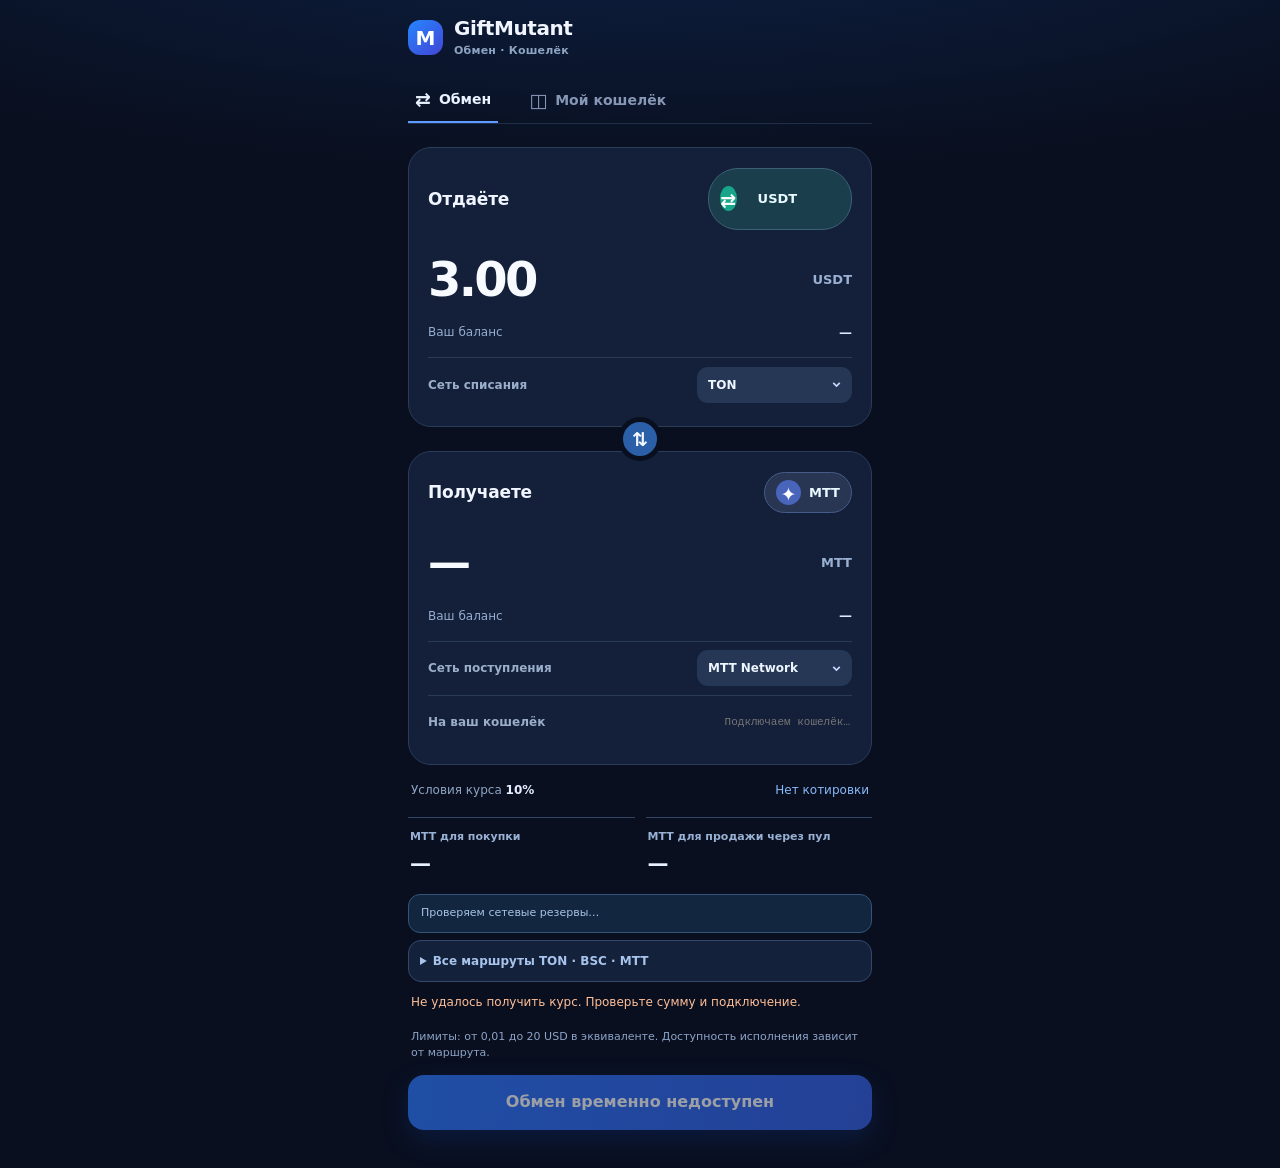
<file: docs/index.html>
<!doctype html>
<html lang="ru">
<head>
  <meta charset="utf-8">
  <meta name="viewport" content="width=device-width,initial-scale=1,viewport-fit=cover">
  <meta name="theme-color" content="#0b111c">
  <meta name="description" content="Baby MTT Exchange V2 — обмен USDT на MTT и личный кошелёк.">
  <title>Baby MTT Exchange · Обмен и кошелёк</title>
  <meta http-equiv="refresh" content="0;url=./exchange.html">
</head>
<body style="background:#0b111c;color:white;font:16px system-ui;padding:2rem">
  <p>Открываем Baby MTT Exchange V2...</p>
  <p><a href="./exchange.html" style="color:#86e5c4">Перейти в Mini App</a></p>
  <script>
    // Preserve Telegram launch parameters when starting our Main Mini App.
    // Do not send them to any third-party origin.
    window.location.replace('./exchange.html' + window.location.search + window.location.hash);
  </script>
</body>
</html>
</file>
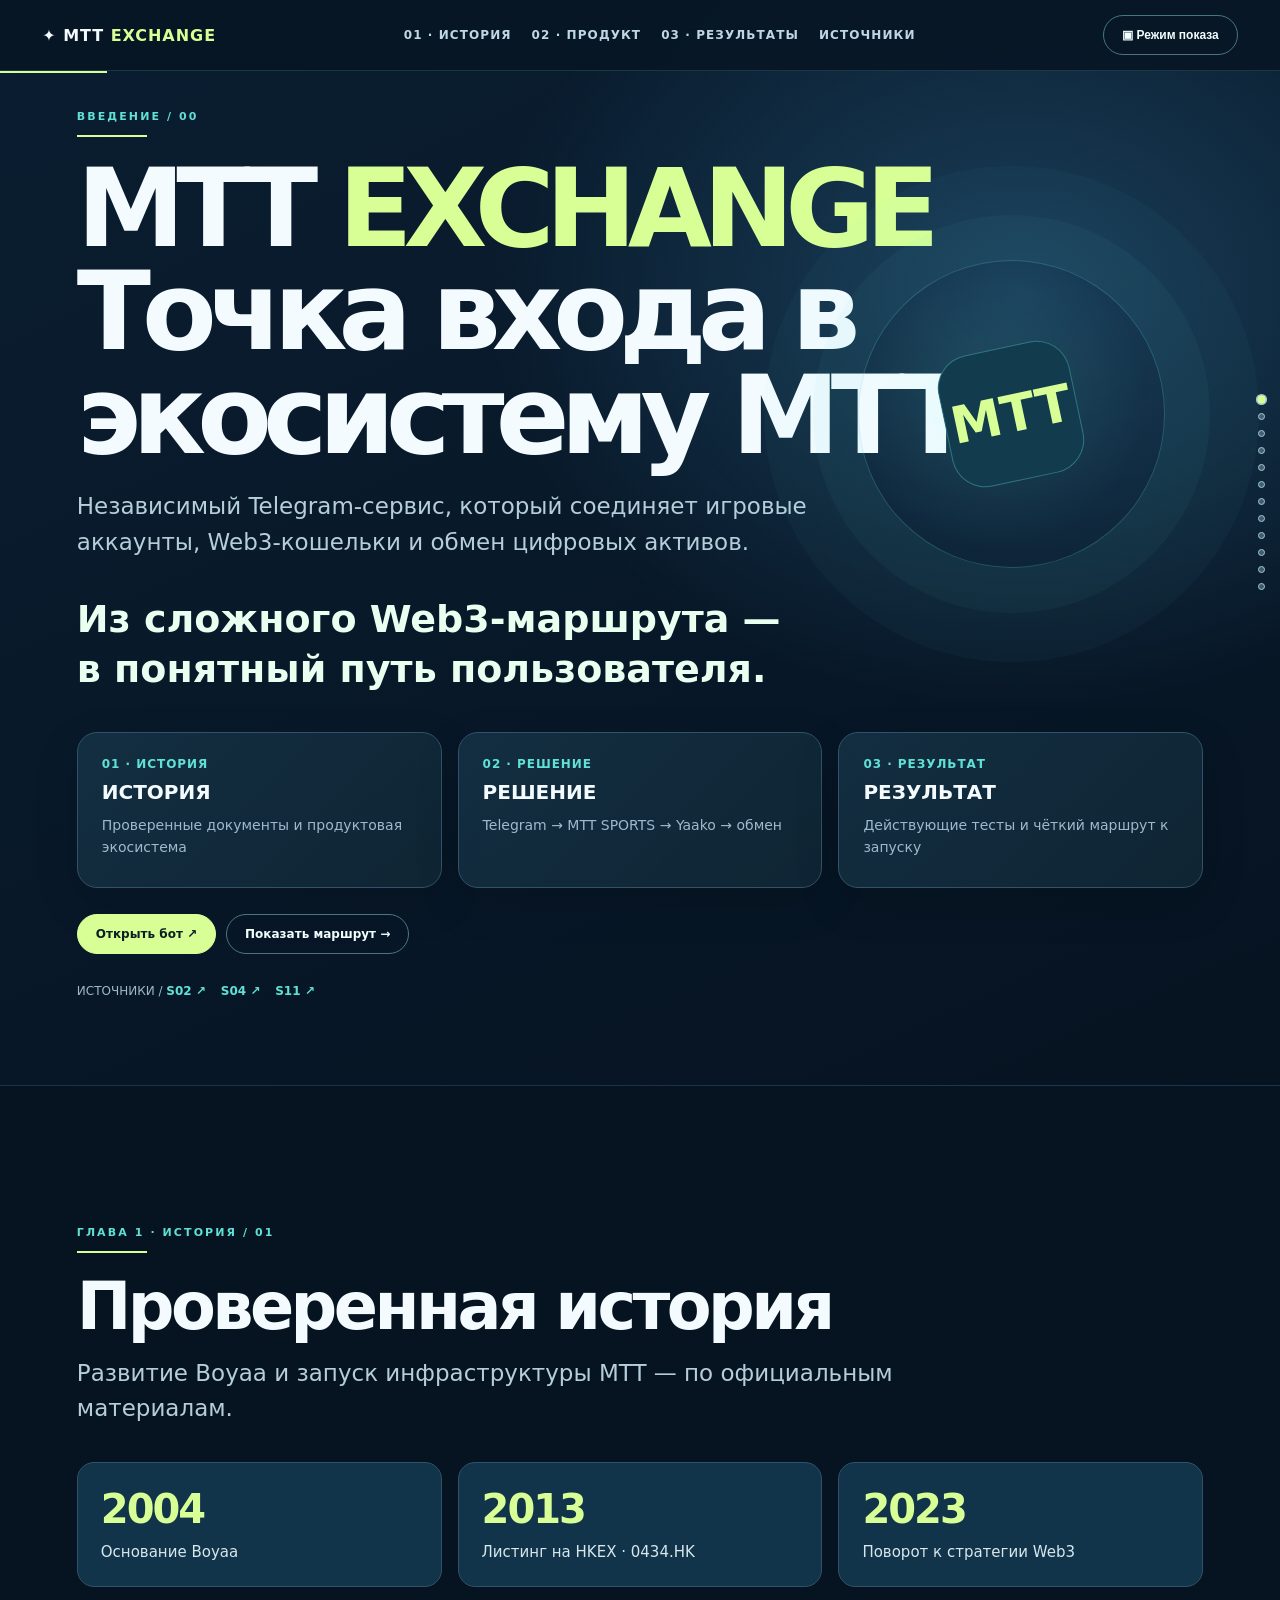
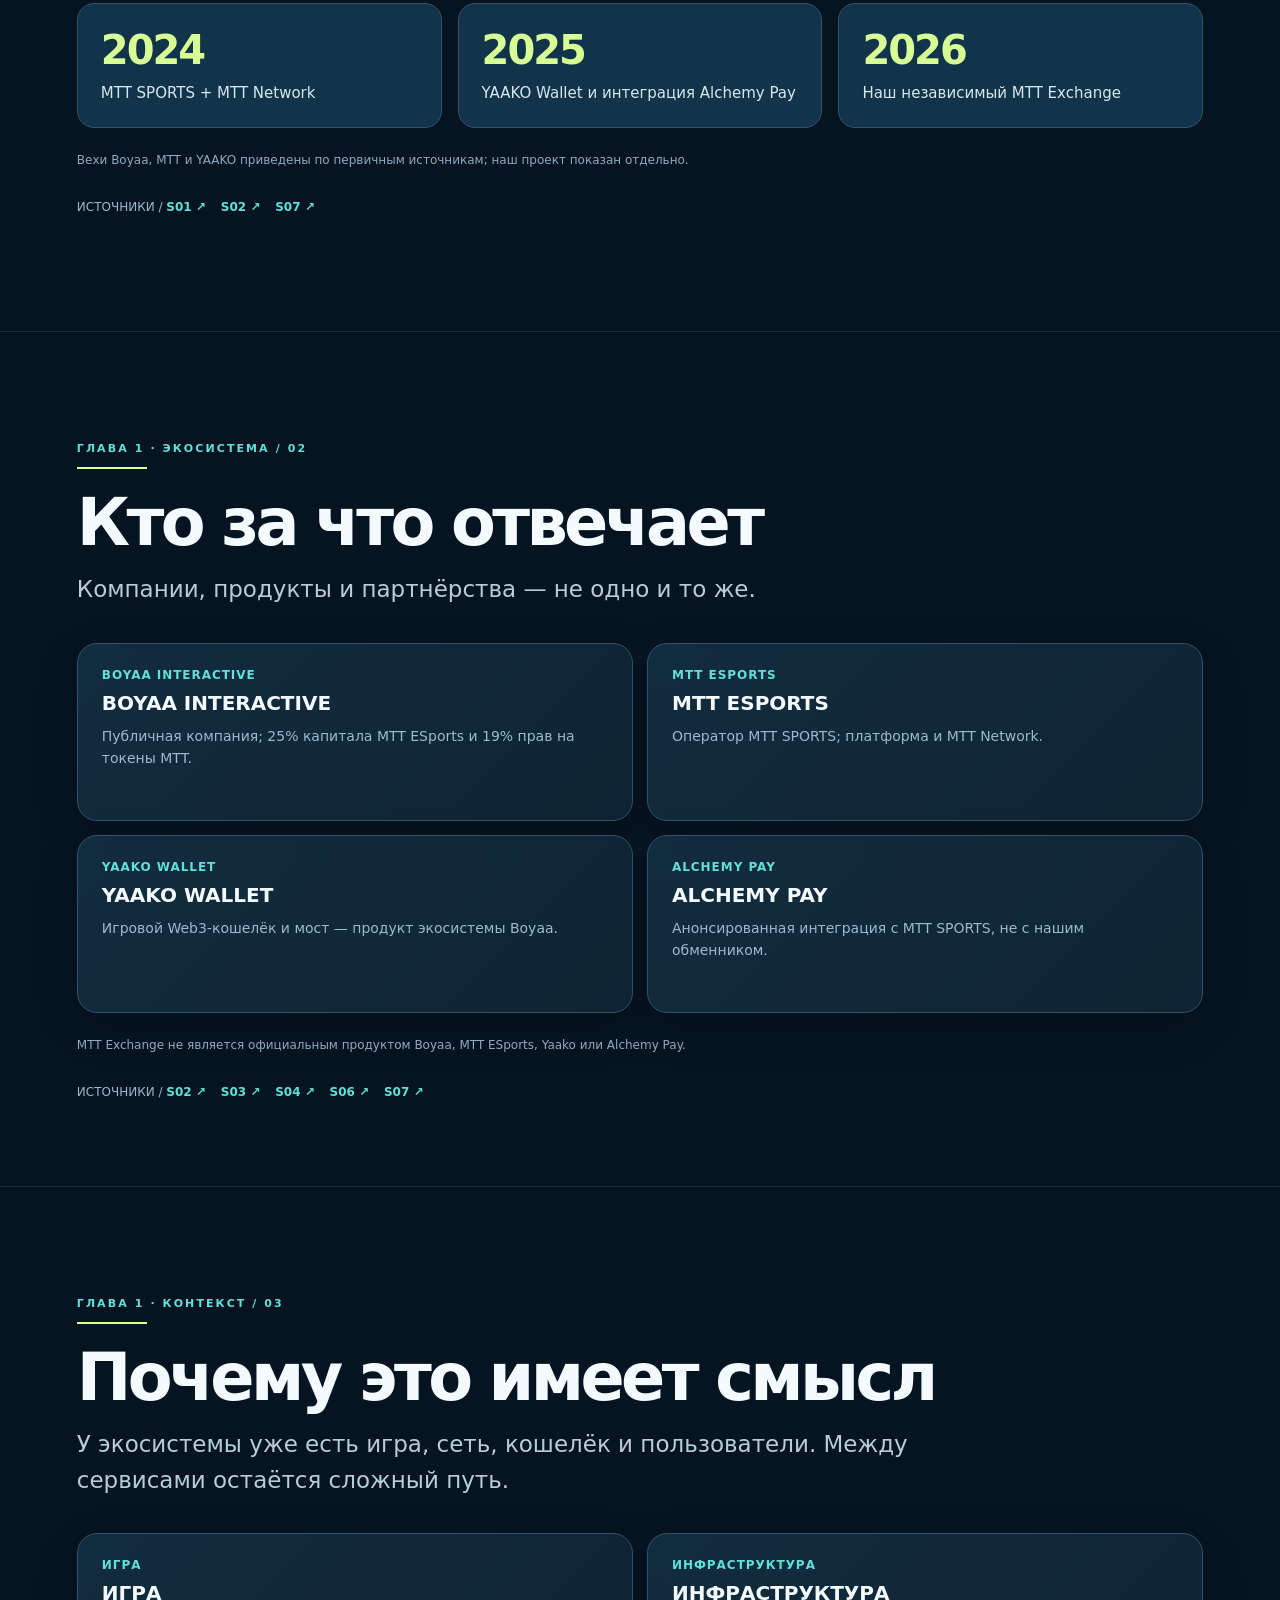
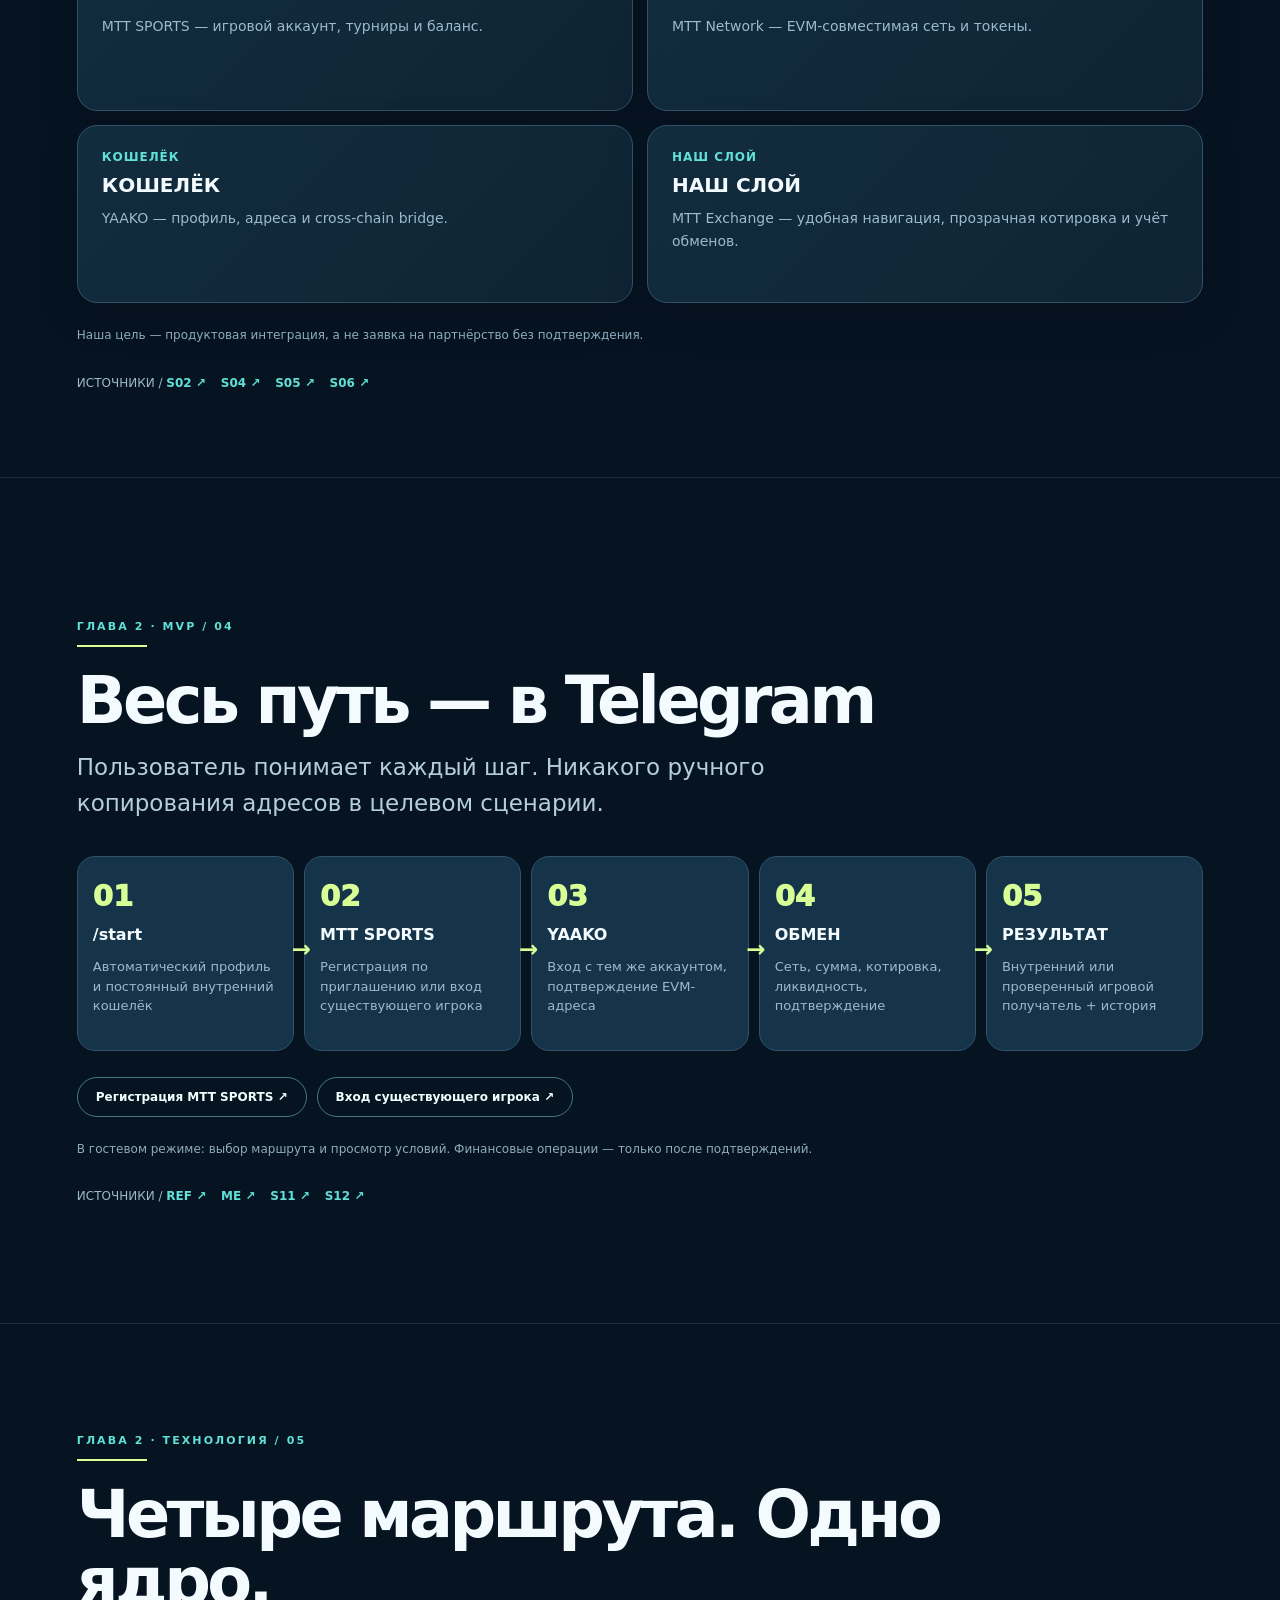
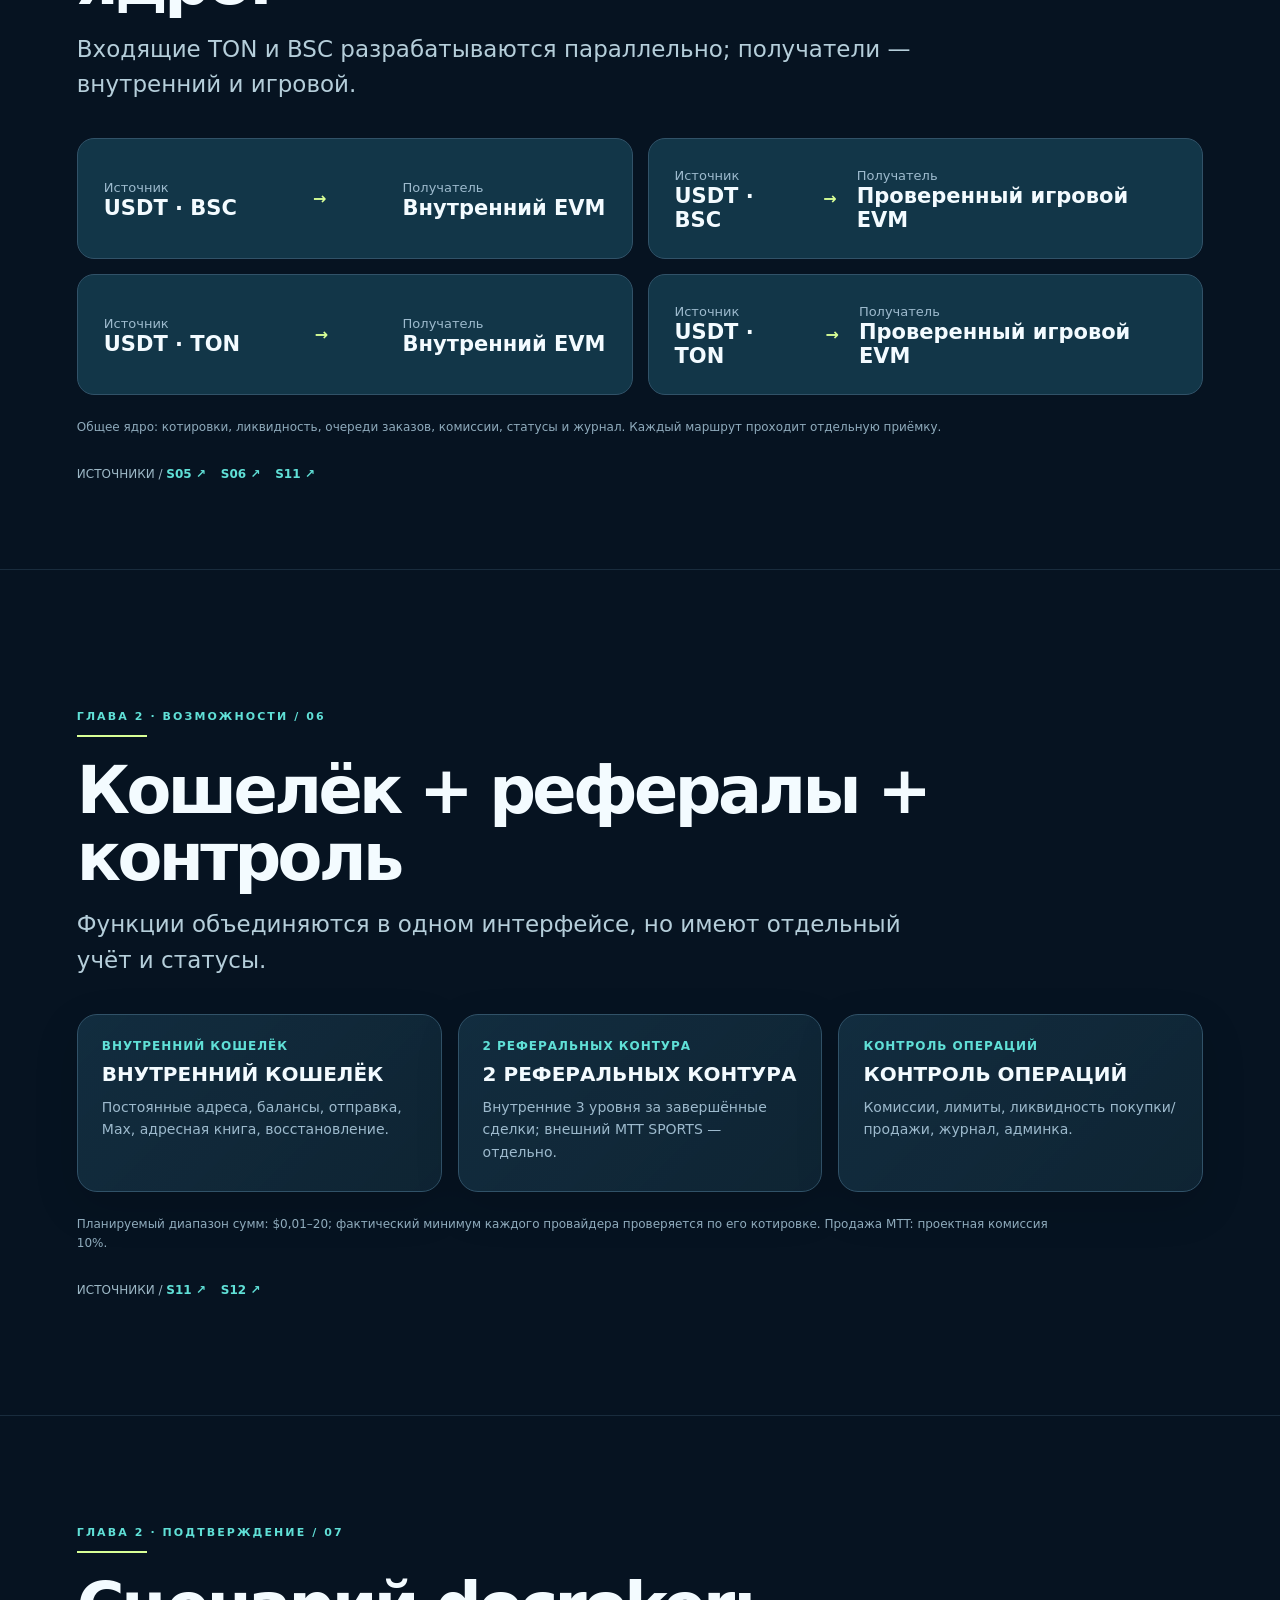
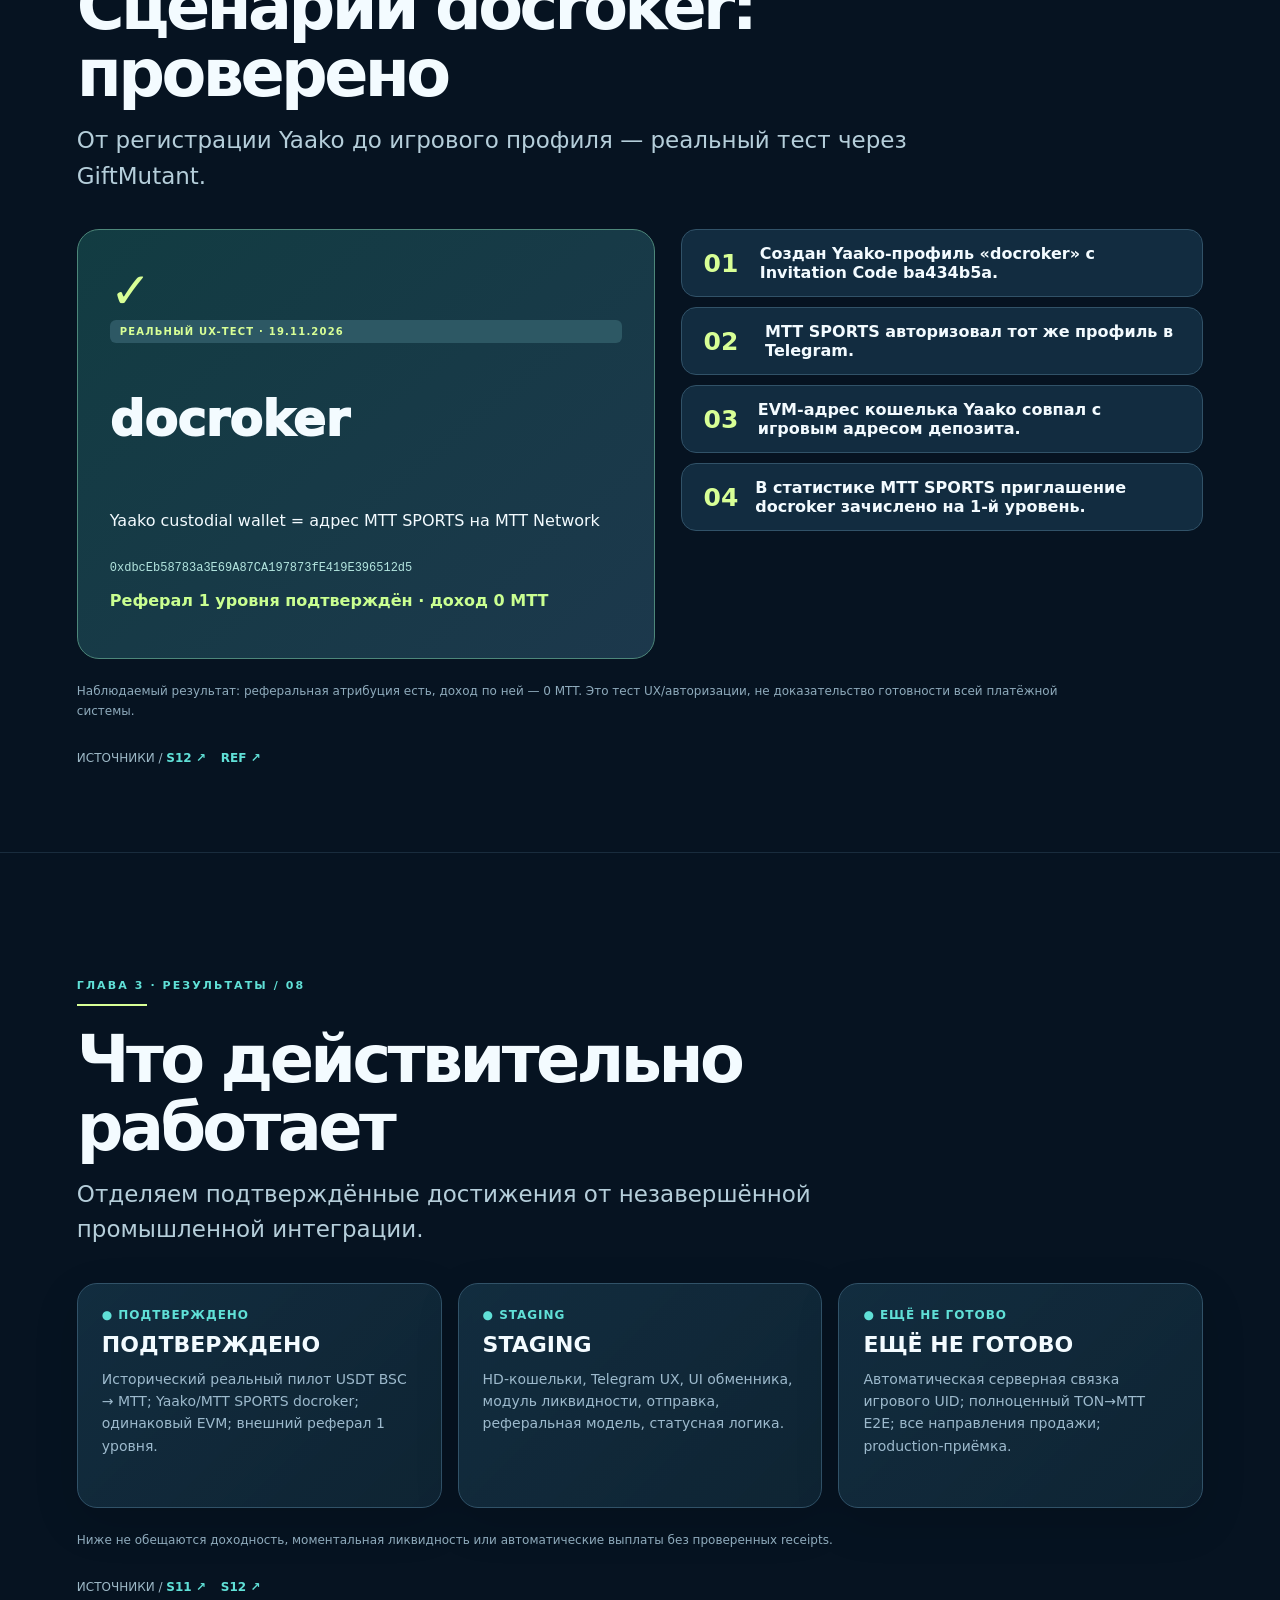
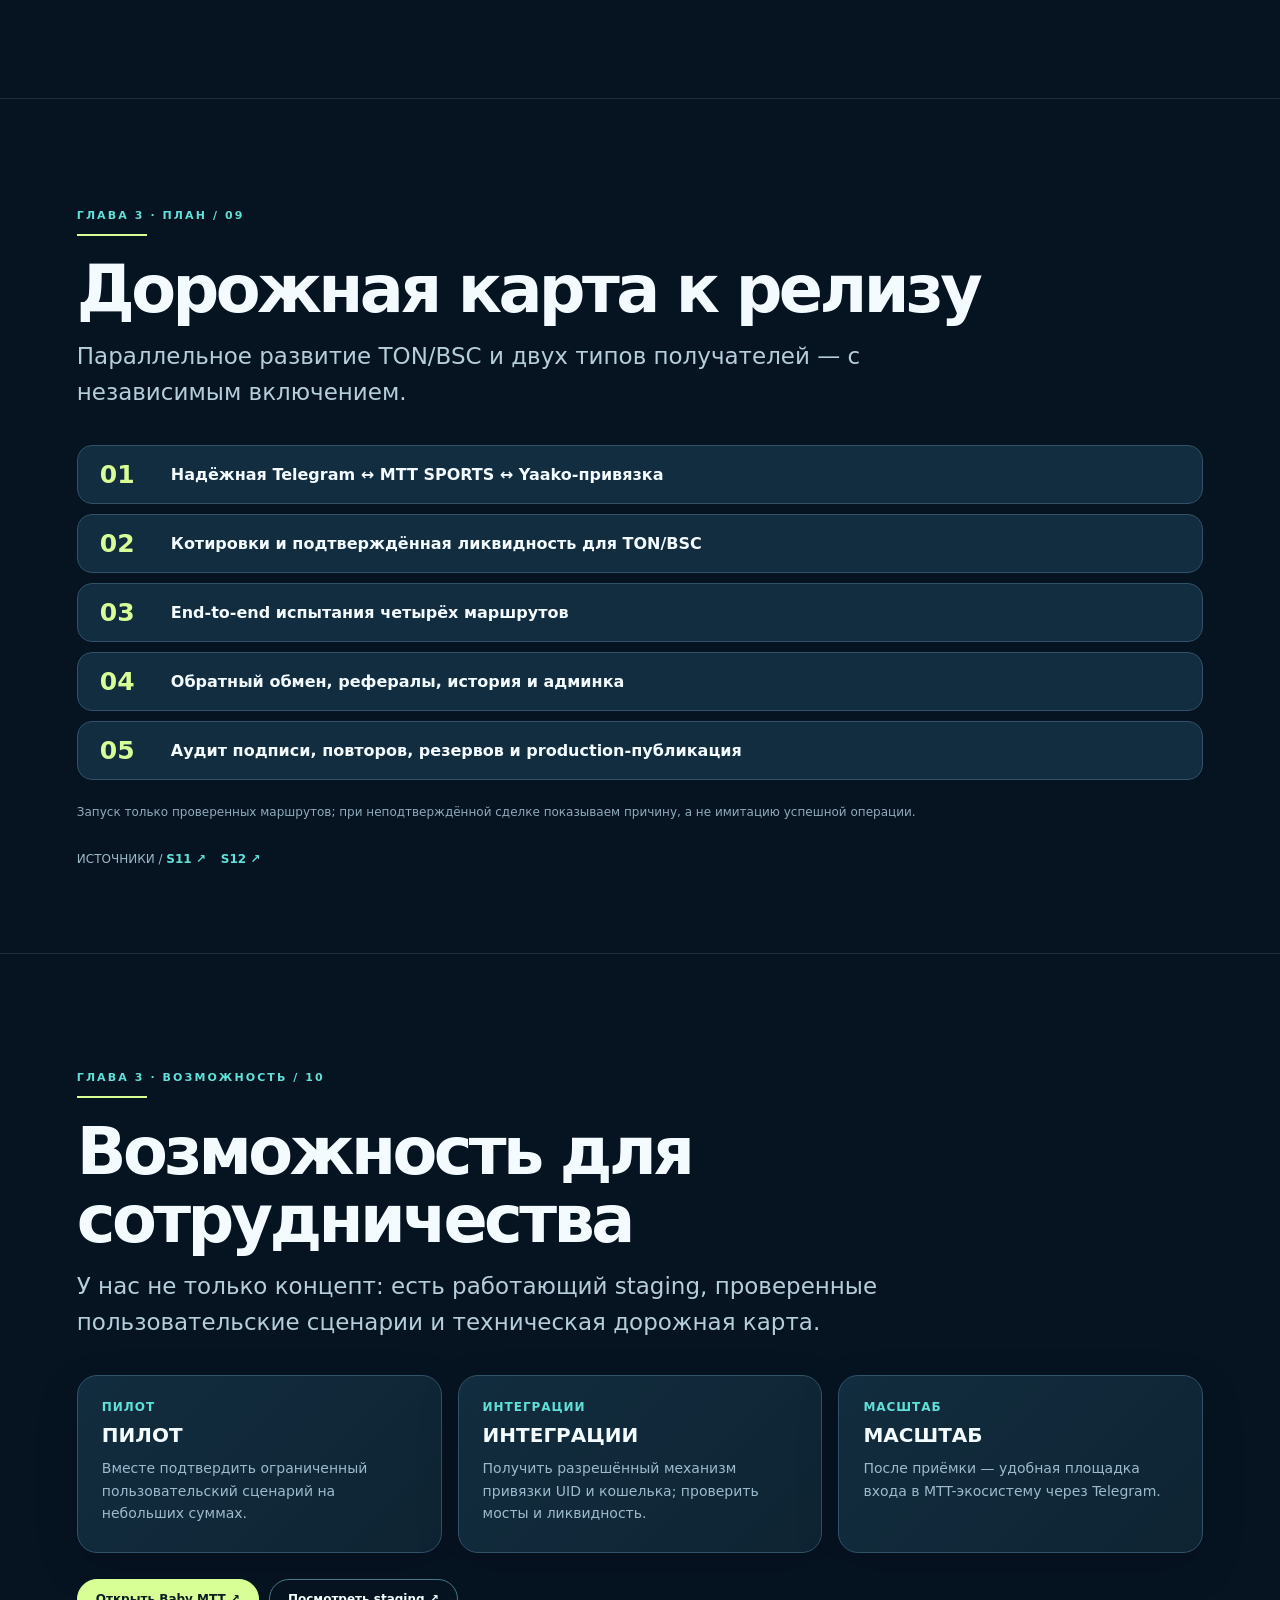
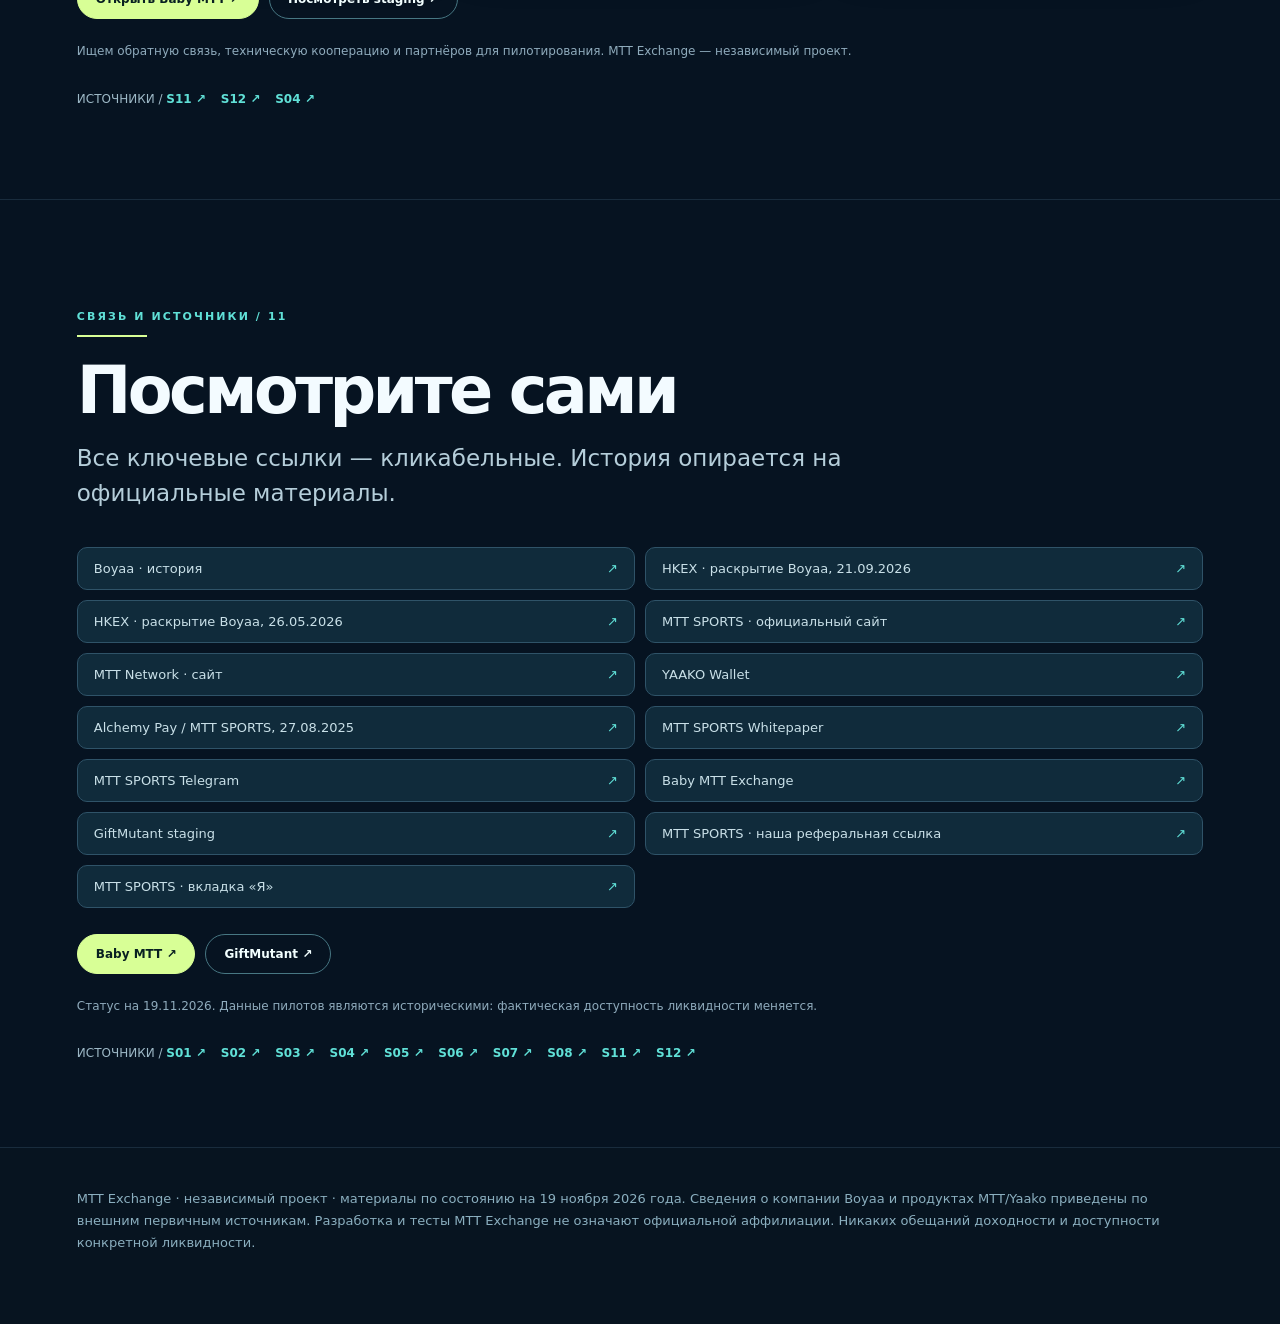
<file: docs/presentation/index.html>
<!doctype html><html lang="ru"><head><meta charset="UTF-8"><meta name="viewport" content="width=device-width,initial-scale=1"><title>MTT Exchange — история, технология и путь к запуску</title><meta name="description" content="MTT Exchange — независимый Telegram-сервис. История MTT SPORTS, MTT Network, Yaako; пользовательский путь, проверенный MVP и дорожная карта."><meta property="og:title" content="MTT Exchange · от экосистемы к продукту"><meta property="og:description" content="Три главы: факты, продукт, подтверждённые результаты."><meta name="theme-color" content="#061321"><style>:root{--bg:#061321;--paper:#102638;--paper2:#16374a;--stroke:#315268;--light:#f3fbff;--muted:#9dbacd;--a:#60e0d7;--b:#d8ff96;--warm:#ffcb88;--shadow:0 25px 80px #0005}*{box-sizing:border-box}html{scroll-behavior:smooth;scroll-padding-top:84px}body{margin:0;background:var(--bg);color:var(--light);font-family:Inter,ui-sans-serif,system-ui,-apple-system,'Segoe UI',Arial,sans-serif}a{color:var(--a);text-decoration:none}a:hover{text-decoration:underline}.backdrop{position:fixed;inset:0;z-index:-1;pointer-events:none;background:radial-gradient(ellipse at 15% 0%,#124a5670,transparent 47%),radial-gradient(ellipse at 95% 70%,#23426366,transparent 45%)}header{position:fixed;z-index:20;top:0;left:0;right:0;height:71px;background:#071725e8;backdrop-filter:blur(18px);border-bottom:1px solid #345c6a77;display:flex;align-items:center;justify-content:space-between;gap:20px;padding:0 clamp(16px,3.3vw,65px)}.logo{white-space:nowrap;font-weight:900;letter-spacing:.06em}.logo i{color:var(--b);font-style:normal}header nav{display:flex;align-items:center;gap:20px}nav a{font-size:12px;font-weight:730;letter-spacing:.09em;text-transform:uppercase;color:#bfd7e4}nav a:hover{color:var(--b)}.btn{display:inline-flex;align-items:center;justify-content:center;gap:8px;padding:12px 18px;border-radius:999px;border:1px solid #477783;color:#f2ffff;font-size:12px;font-weight:800;background:#184454;cursor:pointer;text-decoration:none;transition:transform .2s,background .2s}.btn:hover{transform:translateY(-2px);background:#245d69;text-decoration:none}.btn.primary{background:var(--b);border-color:var(--b);color:#082021}.btn.ghost{background:transparent}.hud{position:fixed;right:15px;top:44%;z-index:15;display:flex;flex-direction:column;gap:10px}.hud a{display:block;width:7px;height:7px;border-radius:50%;background:#90b7c566;border:1px solid #a5c9d0}.hud a.active{background:var(--b);transform:scale(1.6)}.page{min-height:94vh;padding:110px max(6vw,24px) 75px;display:flex;align-items:center;scroll-snap-align:start;border-bottom:1px solid #37536966;position:relative}.page>div.content{width:min(1180px,100%);margin:0 auto}.eyebrow{color:var(--a);font-size:11px;font-weight:900;letter-spacing:.19em;text-transform:uppercase;margin-bottom:12px}.page h1{font-size:clamp(52px,8.5vw,118px);line-height:.95;letter-spacing:-.082em;margin:6px 0 22px;font-weight:900}.page h2{font-size:clamp(34px,5.1vw,72px);line-height:1.03;letter-spacing:-.055em;margin:7px 0 16px;max-width:970px}.page .sub{font-size:clamp(16px,2.0vw,23px);color:#b5ceda;max-width:850px;line-height:1.55;margin:0 0 35px}.line{height:2px;width:70px;background:var(--b);margin-bottom:20px}.hero{background:radial-gradient(ellipse at 80% 27%,#235374a8,transparent 37%),linear-gradient(155deg,#0a1e31,#061321)}.hero h1 span{color:var(--b)}.hero .headline{max-width:720px;color:#e9fff0;font-size:clamp(24px,3vw,38px);font-weight:750;line-height:1.3;margin:18px 0 38px}.heroArt{position:absolute;right:9%;top:24%;width:clamp(140px,24vw,345px);aspect-ratio:1;border:1px solid #6ad5dc40;border-radius:50%;box-shadow:0 0 0 45px #59c8cc0c,0 0 0 94px #59c8cc08;pointer-events:none;background:radial-gradient(circle at 45% 45%,#6cfbe11c,transparent 65%)}.heroArt:after{content:'MTT';position:absolute;inset:28%;border:1px solid #65dcda5c;background:#123c4d;border-radius:25%;display:grid;place-items:center;color:var(--b);font-size:clamp(18px,4vw,54px);font-weight:900;transform:rotate(-12deg)}.cards{display:grid;grid-template-columns:repeat(3,minmax(0,1fr));gap:16px}.card{border:1px solid var(--stroke);background:linear-gradient(135deg,#17374bb8,#102635e8);border-radius:20px;padding:24px 24px 28px;min-height:144px;box-shadow:0 15px 45px #0002}.card .idx{font-weight:900;color:var(--a);font-size:12px;letter-spacing:.08em}.card h3{font-size:20px;line-height:1.25;margin:9px 0;color:var(--light)}.card p{font-size:14px;line-height:1.6;color:var(--muted);margin:8px 0 0}.timeline{display:grid;grid-template-columns:repeat(3,1fr);gap:16px}.year{background:#12344a;border:1px solid var(--stroke);border-radius:17px;padding:23px}.year strong{font-size:40px;letter-spacing:-.05em;color:var(--b)}.year p{color:#d6e7ed;font-size:15px;line-height:1.4;margin:10px 0 0}.network{display:grid;grid-template-columns:repeat(2,1fr);gap:14px}.network .card{min-height:178px}.tag{display:inline-block;padding:6px 10px;background:#2d5864;border-radius:6px;color:var(--b);font-size:10px;font-weight:900;letter-spacing:.12em}.track{display:grid;grid-template-columns:repeat(5,1fr);gap:10px;align-items:stretch}.step{padding:22px 15px;border:1px solid var(--stroke);border-radius:18px;background:#153449;position:relative;min-height:194px}.step:not(:last-child):after{content:'→';position:absolute;right:-18px;top:41%;z-index:2;color:var(--b);font-size:23px;font-weight:900}.step em{font-style:normal;font-size:29px;font-weight:950;color:var(--b)}.step h3{font-size:16px;margin:12px 0 7px}.step p{font-size:13px;line-height:1.48;color:var(--muted)}.matrix{display:grid;grid-template-columns:repeat(2,1fr);gap:15px}.route{border:1px solid var(--stroke);background:#123648;border-radius:17px;padding:26px;display:flex;align-items:center;justify-content:space-between;gap:20px}.route span{font-weight:800;font-size:21px}.route i{font-style:normal;font-weight:900;color:var(--b)}.route small{color:var(--muted);font-size:13px}.case{display:grid;grid-template-columns:1.05fr .95fr;gap:26px}.case .wallet{border:1px solid #4d877a;background:linear-gradient(140deg,#123c42,#1c384c);border-radius:22px;padding:32px;display:flex;flex-direction:column;justify-content:center}.wallet .tick{font-size:50px;color:var(--b)}.wallet .handle{font-size:clamp(26px,4vw,48px);font-weight:950}.wallet code{font-size:12px;word-break:break-all;color:#b3e5df;margin-top:15px}.evidence{display:grid;grid-template-columns:repeat(3,1fr);gap:16px}.evidence .card{min-height:225px}.evidence .card h3{font-size:22px}.good{color:#caff91!important}.wait{color:#ffcf89!important}.roadmap{display:flex;flex-direction:column;gap:10px}.roadItem{display:flex;align-items:center;gap:17px;background:#122c40;border:1px solid var(--stroke);border-radius:15px;padding:14px 22px}.roadItem span{font-size:25px;font-weight:900;color:var(--b);width:54px}.roadItem strong{font-size:16px;font-weight:680}.fine{color:#8fabbc;font-size:12px;line-height:1.6;margin-top:23px;max-width:1000px}.sources{display:grid;grid-template-columns:repeat(2,1fr);gap:10px}.source{background:#102b3b;border:1px solid #2f5368;border-radius:10px;padding:13px 16px;font-size:13px;color:#c9e0e8;display:flex;justify-content:space-between;gap:12px}.source span{color:var(--a)}.source:hover{border-color:var(--b);text-decoration:none}.footerLinks{display:flex;flex-wrap:wrap;gap:10px;margin-top:26px}.footnote{margin-top:30px;color:#9db8c6;font-size:12px}.footnote a{font-weight:700;margin-right:11px}.glow{color:var(--b)}footer{padding:40px 6vw 70px;background:#071420;color:#8bafbf;font-size:13px;line-height:1.7}.progress{position:fixed;top:71px;left:0;z-index:19;height:2px;width:0;background:var(--b);transition:width .15s}.printonly{display:none}@media(max-width:900px){header nav{gap:8px}header nav a{display:none}header .btn{padding:9px 13px}.page{min-height:unset;padding:116px 22px 65px}.cards,.timeline,.evidence{grid-template-columns:repeat(2,1fr)}.track{grid-template-columns:repeat(2,1fr)}.step:after{display:none}.heroArt{opacity:.25;right:9%;top:22%}.case{grid-template-columns:1fr}.hud{display:none}}@media(max-width:620px){.cards,.timeline,.evidence,.network,.matrix,.sources{grid-template-columns:1fr}.track{grid-template-columns:1fr}.heroArt{opacity:.16}.page h1{font-size:62px}.page h2{font-size:38px}.roadItem strong{font-size:14px}.card{min-height:0}.page{padding-top:96px}.hero .headline{font-size:23px}header{height:64px}.progress{top:64px}}@media(prefers-reduced-motion:reduce){html{scroll-behavior:auto}*{transition:none!important}}@media print{header,.hud,.progress,.btn{display:none!important}.page{page-break-after:always;min-height:100vh;padding:1.4cm;break-inside:avoid}.heroArt{opacity:.2}.backdrop{position:absolute}body{print-color-adjust:exact;-webkit-print-color-adjust:exact}.page h2{font-size:43px}.page h1{font-size:75px}.card{box-shadow:none}}</style></head><body><div class="backdrop"></div><div class="progress" id="progress"></div><header><span class="logo">✦ MTT <i>EXCHANGE</i></span><nav><a href="#s01">01 · История</a><a href="#s04">02 · Продукт</a><a href="#s08">03 · Результаты</a><a href="#s11">Источники</a></nav><button class="btn ghost" id="present">▣ Режим показа</button></header><aside class="hud"><a href="#s00" title="MTT EXCHANGE"></a><a href="#s01" title="Проверенная история"></a><a href="#s02" title="Кто за что отвечает"></a><a href="#s03" title="Почему это имеет смысл"></a><a href="#s04" title="Весь путь — в Telegram"></a><a href="#s05" title="Четыре маршрута. Одно ядро."></a><a href="#s06" title="Кошелёк + рефералы + контроль"></a><a href="#s07" title="Сценарий docroker: проверено"></a><a href="#s08" title="Что действительно работает"></a><a href="#s09" title="Дорожная карта к релизу"></a><a href="#s10" title="Возможность для сотрудничества"></a><a href="#s11" title="Посмотрите сами"></a></aside><main><section class="page hero" id="s00"><div class="content"><div class="eyebrow">ВВЕДЕНИЕ / 00</div><div class="line"></div><h1>MTT <span>EXCHANGE</span><br>Точка входа в<br>экосистему MTT</h1><p class="sub">Независимый Telegram-сервис, который соединяет игровые аккаунты, Web3-кошельки и обмен цифровых активов.</p><p class="headline">Из сложного Web3-маршрута — в понятный путь пользователя.</p><div class="cards"><div class="card"><div class="idx">01 · ИСТОРИЯ</div><h3>ИСТОРИЯ</h3><p>Проверенные документы и продуктовая экосистема</p></div><div class="card"><div class="idx">02 · РЕШЕНИЕ</div><h3>РЕШЕНИЕ</h3><p>Telegram → MTT SPORTS → Yaako → обмен</p></div><div class="card"><div class="idx">03 · РЕЗУЛЬТАТ</div><h3>РЕЗУЛЬТАТ</h3><p>Действующие тесты и чёткий маршрут к запуску</p></div></div><div class="footerLinks"><a class="btn primary" href="https://t.me/babymttbot" target="_blank">Открыть бот ↗</a><a class="btn ghost" href="#s04">Показать маршрут →</a></div><p class="fine"></p><p class="footnote">ИСТОЧНИКИ / <a href="https://www1.hkexnews.hk/listedco/listconews/sehk/2026/0921/2026092101389.pdf#page=7" target="_blank" rel="noopener noreferrer" title="HKEX · раскрытие Boyaa, 21.09.2026">S02 ↗</a> <a href="https://www.mttsports.com/" target="_blank" rel="noopener noreferrer" title="MTT SPORTS · официальный сайт">S04 ↗</a> <a href="https://t.me/babymttbot" target="_blank" rel="noopener noreferrer" title="Baby MTT Exchange">S11 ↗</a></p></div><div class="heroArt"></div></section><section class="page " id="s01"><div class="content"><div class="eyebrow">ГЛАВА 1 · ИСТОРИЯ / 01</div><div class="line"></div><h2>Проверенная история</h2><p class="sub">Развитие Boyaa и запуск инфраструктуры MTT — по официальным материалам.</p><div class="timeline"><div class="year"><strong>2004</strong><p>Основание Boyaa</p></div><div class="year"><strong>2013</strong><p>Листинг на HKEX · 0434.HK</p></div><div class="year"><strong>2023</strong><p>Поворот к стратегии Web3</p></div><div class="year"><strong>2024</strong><p>MTT SPORTS + MTT Network</p></div><div class="year"><strong>2025</strong><p>YAAKO Wallet и интеграция Alchemy Pay</p></div><div class="year"><strong>2026</strong><p>Наш независимый MTT Exchange</p></div></div><p class="fine">Вехи Boyaa, MTT и YAAKO приведены по первичным источникам; наш проект показан отдельно.</p><p class="footnote">ИСТОЧНИКИ / <a href="https://www.boyaa.com.hk/html/about_history.php" target="_blank" rel="noopener noreferrer" title="Boyaa · история">S01 ↗</a> <a href="https://www1.hkexnews.hk/listedco/listconews/sehk/2026/0921/2026092101389.pdf#page=7" target="_blank" rel="noopener noreferrer" title="HKEX · раскрытие Boyaa, 21.09.2026">S02 ↗</a> <a href="https://www.prnewswire.com/news-releases/alchemy-pay-partners-with-mtt-sports-backed-by-hong-kong-listed-boyaa-interactive-international-302539964.html" target="_blank" rel="noopener noreferrer" title="Alchemy Pay / MTT SPORTS, 27.08.2025">S07 ↗</a></p></div></section><section class="page " id="s02"><div class="content"><div class="eyebrow">ГЛАВА 1 · ЭКОСИСТЕМА / 02</div><div class="line"></div><h2>Кто за что отвечает</h2><p class="sub">Компании, продукты и партнёрства — не одно и то же.</p><div class="network"><div class="card"><div class="idx">BOYAA INTERACTIVE</div><h3>BOYAA INTERACTIVE</h3><p>Публичная компания; 25% капитала MTT ESports и 19% прав на токены MTT.</p></div><div class="card"><div class="idx">MTT ESPORTS</div><h3>MTT ESPORTS</h3><p>Оператор MTT SPORTS; платформа и MTT Network.</p></div><div class="card"><div class="idx">YAAKO WALLET</div><h3>YAAKO WALLET</h3><p>Игровой Web3-кошелёк и мост — продукт экосистемы Boyaa.</p></div><div class="card"><div class="idx">ALCHEMY PAY</div><h3>ALCHEMY PAY</h3><p>Анонсированная интеграция с MTT SPORTS, не с нашим обменником.</p></div></div><p class="fine">MTT Exchange не является официальным продуктом Boyaa, MTT ESports, Yaako или Alchemy Pay.</p><p class="footnote">ИСТОЧНИКИ / <a href="https://www1.hkexnews.hk/listedco/listconews/sehk/2026/0921/2026092101389.pdf#page=7" target="_blank" rel="noopener noreferrer" title="HKEX · раскрытие Boyaa, 21.09.2026">S02 ↗</a> <a href="https://www1.hkexnews.hk/listedco/listconews/sehk/2026/0526/2026052602312.pdf#page=21" target="_blank" rel="noopener noreferrer" title="HKEX · раскрытие Boyaa, 26.05.2026">S03 ↗</a> <a href="https://www.mttsports.com/" target="_blank" rel="noopener noreferrer" title="MTT SPORTS · официальный сайт">S04 ↗</a> <a href="https://yaako.io/" target="_blank" rel="noopener noreferrer" title="YAAKO Wallet">S06 ↗</a> <a href="https://www.prnewswire.com/news-releases/alchemy-pay-partners-with-mtt-sports-backed-by-hong-kong-listed-boyaa-interactive-international-302539964.html" target="_blank" rel="noopener noreferrer" title="Alchemy Pay / MTT SPORTS, 27.08.2025">S07 ↗</a></p></div></section><section class="page " id="s03"><div class="content"><div class="eyebrow">ГЛАВА 1 · КОНТЕКСТ / 03</div><div class="line"></div><h2>Почему это имеет смысл</h2><p class="sub">У экосистемы уже есть игра, сеть, кошелёк и пользователи. Между сервисами остаётся сложный путь.</p><div class="network"><div class="card"><div class="idx">ИГРА</div><h3>ИГРА</h3><p>MTT SPORTS — игровой аккаунт, турниры и баланс.</p></div><div class="card"><div class="idx">ИНФРАСТРУКТУРА</div><h3>ИНФРАСТРУКТУРА</h3><p>MTT Network — EVM-совместимая сеть и токены.</p></div><div class="card"><div class="idx">КОШЕЛЁК</div><h3>КОШЕЛЁК</h3><p>YAAKO — профиль, адреса и cross-chain bridge.</p></div><div class="card"><div class="idx">НАШ СЛОЙ</div><h3>НАШ СЛОЙ</h3><p>MTT Exchange — удобная навигация, прозрачная котировка и учёт обменов.</p></div></div><p class="fine">Наша цель — продуктовая интеграция, а не заявка на партнёрство без подтверждения.</p><p class="footnote">ИСТОЧНИКИ / <a href="https://www1.hkexnews.hk/listedco/listconews/sehk/2026/0921/2026092101389.pdf#page=7" target="_blank" rel="noopener noreferrer" title="HKEX · раскрытие Boyaa, 21.09.2026">S02 ↗</a> <a href="https://www.mttsports.com/" target="_blank" rel="noopener noreferrer" title="MTT SPORTS · официальный сайт">S04 ↗</a> <a href="https://www.mtt.network/" target="_blank" rel="noopener noreferrer" title="MTT Network · сайт">S05 ↗</a> <a href="https://yaako.io/" target="_blank" rel="noopener noreferrer" title="YAAKO Wallet">S06 ↗</a></p></div></section><section class="page " id="s04"><div class="content"><div class="eyebrow">ГЛАВА 2 · MVP / 04</div><div class="line"></div><h2>Весь путь — в Telegram</h2><p class="sub">Пользователь понимает каждый шаг. Никакого ручного копирования адресов в целевом сценарии.</p><div class="track"><div class="step"><em>01</em><h3>/start</h3><p>Автоматический профиль и постоянный внутренний кошелёк</p></div><div class="step"><em>02</em><h3>MTT SPORTS</h3><p>Регистрация по приглашению или вход существующего игрока</p></div><div class="step"><em>03</em><h3>YAAKO</h3><p>Вход с тем же аккаунтом, подтверждение EVM-адреса</p></div><div class="step"><em>04</em><h3>ОБМЕН</h3><p>Сеть, сумма, котировка, ликвидность, подтверждение</p></div><div class="step"><em>05</em><h3>РЕЗУЛЬТАТ</h3><p>Внутренний или проверенный игровой получатель + история</p></div></div><div class="footerLinks"><a class="btn ghost" href="https://mtt.xyz/?i=ba434b5a" target="_blank">Регистрация MTT SPORTS ↗</a><a class="btn ghost" href="https://mtt.xyz/home/me?i=ba434b5a" target="_blank">Вход существующего игрока ↗</a></div><p class="fine">В гостевом режиме: выбор маршрута и просмотр условий. Финансовые операции — только после подтверждений.</p><p class="footnote">ИСТОЧНИКИ / <a href="https://mtt.xyz/?i=ba434b5a" target="_blank" rel="noopener noreferrer" title="MTT SPORTS · наша реферальная ссылка">REF ↗</a> <a href="https://mtt.xyz/home/me?i=ba434b5a" target="_blank" rel="noopener noreferrer" title="MTT SPORTS · вкладка «Я»">ME ↗</a> <a href="https://t.me/babymttbot" target="_blank" rel="noopener noreferrer" title="Baby MTT Exchange">S11 ↗</a> <a href="https://t.me/GiftMutantBot" target="_blank" rel="noopener noreferrer" title="GiftMutant staging">S12 ↗</a></p></div></section><section class="page " id="s05"><div class="content"><div class="eyebrow">ГЛАВА 2 · ТЕХНОЛОГИЯ / 05</div><div class="line"></div><h2>Четыре маршрута. Одно ядро.</h2><p class="sub">Входящие TON и BSC разрабатываются параллельно; получатели — внутренний и игровой.</p><div class="matrix"><div class="route"><div><small>Источник</small><br><span>USDT · BSC</span></div><i>→</i><div><small>Получатель</small><br><span>Внутренний EVM</span></div></div><div class="route"><div><small>Источник</small><br><span>USDT · BSC</span></div><i>→</i><div><small>Получатель</small><br><span>Проверенный игровой EVM</span></div></div><div class="route"><div><small>Источник</small><br><span>USDT · TON</span></div><i>→</i><div><small>Получатель</small><br><span>Внутренний EVM</span></div></div><div class="route"><div><small>Источник</small><br><span>USDT · TON</span></div><i>→</i><div><small>Получатель</small><br><span>Проверенный игровой EVM</span></div></div></div><p class="fine">Общее ядро: котировки, ликвидность, очереди заказов, комиссии, статусы и журнал. Каждый маршрут проходит отдельную приёмку.</p><p class="footnote">ИСТОЧНИКИ / <a href="https://www.mtt.network/" target="_blank" rel="noopener noreferrer" title="MTT Network · сайт">S05 ↗</a> <a href="https://yaako.io/" target="_blank" rel="noopener noreferrer" title="YAAKO Wallet">S06 ↗</a> <a href="https://t.me/babymttbot" target="_blank" rel="noopener noreferrer" title="Baby MTT Exchange">S11 ↗</a></p></div></section><section class="page " id="s06"><div class="content"><div class="eyebrow">ГЛАВА 2 · ВОЗМОЖНОСТИ / 06</div><div class="line"></div><h2>Кошелёк + рефералы + контроль</h2><p class="sub">Функции объединяются в одном интерфейсе, но имеют отдельный учёт и статусы.</p><div class="cards"><div class="card"><div class="idx">ВНУТРЕННИЙ КОШЕЛЁК</div><h3>ВНУТРЕННИЙ КОШЕЛЁК</h3><p>Постоянные адреса, балансы, отправка, Max, адресная книга, восстановление.</p></div><div class="card"><div class="idx">2 РЕФЕРАЛЬНЫХ КОНТУРА</div><h3>2 РЕФЕРАЛЬНЫХ КОНТУРА</h3><p>Внутренние 3 уровня за завершённые сделки; внешний MTT SPORTS — отдельно.</p></div><div class="card"><div class="idx">КОНТРОЛЬ ОПЕРАЦИЙ</div><h3>КОНТРОЛЬ ОПЕРАЦИЙ</h3><p>Комиссии, лимиты, ликвидность покупки/продажи, журнал, админка.</p></div></div><p class="fine">Планируемый диапазон сумм: $0,01–20; фактический минимум каждого провайдера проверяется по его котировке. Продажа MTT: проектная комиссия 10%.</p><p class="footnote">ИСТОЧНИКИ / <a href="https://t.me/babymttbot" target="_blank" rel="noopener noreferrer" title="Baby MTT Exchange">S11 ↗</a> <a href="https://t.me/GiftMutantBot" target="_blank" rel="noopener noreferrer" title="GiftMutant staging">S12 ↗</a></p></div></section><section class="page " id="s07"><div class="content"><div class="eyebrow">ГЛАВА 2 · ПОДТВЕРЖДЕНИЕ / 07</div><div class="line"></div><h2>Сценарий docroker: проверено</h2><p class="sub">От регистрации Yaako до игрового профиля — реальный тест через GiftMutant.</p><div class="case"><div class="wallet"><span class="tick">✓</span><span class="tag">РЕАЛЬНЫЙ UX-ТЕСТ · 19.11.2026</span><p class="handle">docroker</p><p>Yaako custodial wallet = адрес MTT SPORTS на MTT Network</p><code>0xdbcEb58783a3E69A87CA197873fE419E396512d5</code><p class="good"><b>Реферал 1 уровня подтверждён · доход 0 MTT</b></p></div><div class="roadmap"><div class="roadItem"><span>01</span><strong>Создан Yaako-профиль «docroker» с Invitation Code ba434b5a.</strong></div><div class="roadItem"><span>02</span><strong>MTT SPORTS авторизовал тот же профиль в Telegram.</strong></div><div class="roadItem"><span>03</span><strong>EVM-адрес кошелька Yaako совпал с игровым адресом депозита.</strong></div><div class="roadItem"><span>04</span><strong>В статистике MTT SPORTS приглашение docroker зачислено на 1-й уровень.</strong></div></div></div><p class="fine">Наблюдаемый результат: реферальная атрибуция есть, доход по ней — 0 MTT. Это тест UX/авторизации, не доказательство готовности всей платёжной системы.</p><p class="footnote">ИСТОЧНИКИ / <a href="https://t.me/GiftMutantBot" target="_blank" rel="noopener noreferrer" title="GiftMutant staging">S12 ↗</a> <a href="https://mtt.xyz/?i=ba434b5a" target="_blank" rel="noopener noreferrer" title="MTT SPORTS · наша реферальная ссылка">REF ↗</a></p></div></section><section class="page " id="s08"><div class="content"><div class="eyebrow">ГЛАВА 3 · РЕЗУЛЬТАТЫ / 08</div><div class="line"></div><h2>Что действительно работает</h2><p class="sub">Отделяем подтверждённые достижения от незавершённой промышленной интеграции.</p><div class="evidence"><div class="card"><div class="idx">● ПОДТВЕРЖДЕНО</div><h3>ПОДТВЕРЖДЕНО</h3><p>Исторический реальный пилот USDT BSC → MTT; Yaako/MTT SPORTS docroker; одинаковый EVM; внешний реферал 1 уровня.</p></div><div class="card"><div class="idx">● STAGING</div><h3>STAGING</h3><p>HD-кошельки, Telegram UX, UI обменника, модуль ликвидности, отправка, реферальная модель, статусная логика.</p></div><div class="card"><div class="idx">● ЕЩЁ НЕ ГОТОВО</div><h3>ЕЩЁ НЕ ГОТОВО</h3><p>Автоматическая серверная связка игрового UID; полноценный TON→MTT E2E; все направления продажи; production-приёмка.</p></div></div><p class="fine">Ниже не обещаются доходность, моментальная ликвидность или автоматические выплаты без проверенных receipts.</p><p class="footnote">ИСТОЧНИКИ / <a href="https://t.me/babymttbot" target="_blank" rel="noopener noreferrer" title="Baby MTT Exchange">S11 ↗</a> <a href="https://t.me/GiftMutantBot" target="_blank" rel="noopener noreferrer" title="GiftMutant staging">S12 ↗</a></p></div></section><section class="page " id="s09"><div class="content"><div class="eyebrow">ГЛАВА 3 · ПЛАН / 09</div><div class="line"></div><h2>Дорожная карта к релизу</h2><p class="sub">Параллельное развитие TON/BSC и двух типов получателей — с независимым включением.</p><div class="roadmap"><div class="roadItem"><span>01</span><strong>Надёжная Telegram ↔ MTT SPORTS ↔ Yaako-привязка</strong></div><div class="roadItem"><span>02</span><strong>Котировки и подтверждённая ликвидность для TON/BSC</strong></div><div class="roadItem"><span>03</span><strong>End-to-end испытания четырёх маршрутов</strong></div><div class="roadItem"><span>04</span><strong>Обратный обмен, рефералы, история и админка</strong></div><div class="roadItem"><span>05</span><strong>Аудит подписи, повторов, резервов и production-публикация</strong></div></div><p class="fine">Запуск только проверенных маршрутов; при неподтверждённой сделке показываем причину, а не имитацию успешной операции.</p><p class="footnote">ИСТОЧНИКИ / <a href="https://t.me/babymttbot" target="_blank" rel="noopener noreferrer" title="Baby MTT Exchange">S11 ↗</a> <a href="https://t.me/GiftMutantBot" target="_blank" rel="noopener noreferrer" title="GiftMutant staging">S12 ↗</a></p></div></section><section class="page " id="s10"><div class="content"><div class="eyebrow">ГЛАВА 3 · ВОЗМОЖНОСТЬ / 10</div><div class="line"></div><h2>Возможность для сотрудничества</h2><p class="sub">У нас не только концепт: есть работающий staging, проверенные пользовательские сценарии и техническая дорожная карта.</p><div class="cards"><div class="card"><div class="idx">ПИЛОТ</div><h3>ПИЛОТ</h3><p>Вместе подтвердить ограниченный пользовательский сценарий на небольших суммах.</p></div><div class="card"><div class="idx">ИНТЕГРАЦИИ</div><h3>ИНТЕГРАЦИИ</h3><p>Получить разрешённый механизм привязки UID и кошелька; проверить мосты и ликвидность.</p></div><div class="card"><div class="idx">МАСШТАБ</div><h3>МАСШТАБ</h3><p>После приёмки — удобная площадка входа в MTT-экосистему через Telegram.</p></div></div><div class="footerLinks"><a class="btn primary" href="https://t.me/babymttbot" target="_blank">Открыть Baby MTT ↗</a><a class="btn ghost" href="https://t.me/GiftMutantBot" target="_blank">Посмотреть staging ↗</a></div><p class="fine">Ищем обратную связь, техническую кооперацию и партнёров для пилотирования. MTT Exchange — независимый проект.</p><p class="footnote">ИСТОЧНИКИ / <a href="https://t.me/babymttbot" target="_blank" rel="noopener noreferrer" title="Baby MTT Exchange">S11 ↗</a> <a href="https://t.me/GiftMutantBot" target="_blank" rel="noopener noreferrer" title="GiftMutant staging">S12 ↗</a> <a href="https://www.mttsports.com/" target="_blank" rel="noopener noreferrer" title="MTT SPORTS · официальный сайт">S04 ↗</a></p></div></section><section class="page " id="s11"><div class="content"><div class="eyebrow">СВЯЗЬ И ИСТОЧНИКИ / 11</div><div class="line"></div><h2>Посмотрите сами</h2><p class="sub">Все ключевые ссылки — кликабельные. История опирается на официальные материалы.</p><div class="sources"><a class="source" href="https://www.boyaa.com.hk/html/about_history.php" target="_blank" rel="noopener noreferrer">Boyaa · история<span>↗</span></a><a class="source" href="https://www1.hkexnews.hk/listedco/listconews/sehk/2026/0921/2026092101389.pdf#page=7" target="_blank" rel="noopener noreferrer">HKEX · раскрытие Boyaa, 21.09.2026<span>↗</span></a><a class="source" href="https://www1.hkexnews.hk/listedco/listconews/sehk/2026/0526/2026052602312.pdf#page=21" target="_blank" rel="noopener noreferrer">HKEX · раскрытие Boyaa, 26.05.2026<span>↗</span></a><a class="source" href="https://www.mttsports.com/" target="_blank" rel="noopener noreferrer">MTT SPORTS · официальный сайт<span>↗</span></a><a class="source" href="https://www.mtt.network/" target="_blank" rel="noopener noreferrer">MTT Network · сайт<span>↗</span></a><a class="source" href="https://yaako.io/" target="_blank" rel="noopener noreferrer">YAAKO Wallet<span>↗</span></a><a class="source" href="https://www.prnewswire.com/news-releases/alchemy-pay-partners-with-mtt-sports-backed-by-hong-kong-listed-boyaa-interactive-international-302539964.html" target="_blank" rel="noopener noreferrer">Alchemy Pay / MTT SPORTS, 27.08.2025<span>↗</span></a><a class="source" href="https://static-s3.mtt.xyz/app-sports/MTTSportsWhitepaper.pdf" target="_blank" rel="noopener noreferrer">MTT SPORTS Whitepaper<span>↗</span></a><a class="source" href="https://t.me/mtt_sports" target="_blank" rel="noopener noreferrer">MTT SPORTS Telegram<span>↗</span></a><a class="source" href="https://t.me/babymttbot" target="_blank" rel="noopener noreferrer">Baby MTT Exchange<span>↗</span></a><a class="source" href="https://t.me/GiftMutantBot" target="_blank" rel="noopener noreferrer">GiftMutant staging<span>↗</span></a><a class="source" href="https://mtt.xyz/?i=ba434b5a" target="_blank" rel="noopener noreferrer">MTT SPORTS · наша реферальная ссылка<span>↗</span></a><a class="source" href="https://mtt.xyz/home/me?i=ba434b5a" target="_blank" rel="noopener noreferrer">MTT SPORTS · вкладка «Я»<span>↗</span></a></div><div class="footerLinks"><a class="btn primary" href="https://t.me/babymttbot" target="_blank">Baby MTT ↗</a><a class="btn ghost" href="https://t.me/GiftMutantBot" target="_blank">GiftMutant ↗</a></div><p class="fine">Статус на 19.11.2026. Данные пилотов являются историческими: фактическая доступность ликвидности меняется.</p><p class="footnote">ИСТОЧНИКИ / <a href="https://www.boyaa.com.hk/html/about_history.php" target="_blank" rel="noopener noreferrer" title="Boyaa · история">S01 ↗</a> <a href="https://www1.hkexnews.hk/listedco/listconews/sehk/2026/0921/2026092101389.pdf#page=7" target="_blank" rel="noopener noreferrer" title="HKEX · раскрытие Boyaa, 21.09.2026">S02 ↗</a> <a href="https://www1.hkexnews.hk/listedco/listconews/sehk/2026/0526/2026052602312.pdf#page=21" target="_blank" rel="noopener noreferrer" title="HKEX · раскрытие Boyaa, 26.05.2026">S03 ↗</a> <a href="https://www.mttsports.com/" target="_blank" rel="noopener noreferrer" title="MTT SPORTS · официальный сайт">S04 ↗</a> <a href="https://www.mtt.network/" target="_blank" rel="noopener noreferrer" title="MTT Network · сайт">S05 ↗</a> <a href="https://yaako.io/" target="_blank" rel="noopener noreferrer" title="YAAKO Wallet">S06 ↗</a> <a href="https://www.prnewswire.com/news-releases/alchemy-pay-partners-with-mtt-sports-backed-by-hong-kong-listed-boyaa-interactive-international-302539964.html" target="_blank" rel="noopener noreferrer" title="Alchemy Pay / MTT SPORTS, 27.08.2025">S07 ↗</a> <a href="https://static-s3.mtt.xyz/app-sports/MTTSportsWhitepaper.pdf" target="_blank" rel="noopener noreferrer" title="MTT SPORTS Whitepaper">S08 ↗</a> <a href="https://t.me/babymttbot" target="_blank" rel="noopener noreferrer" title="Baby MTT Exchange">S11 ↗</a> <a href="https://t.me/GiftMutantBot" target="_blank" rel="noopener noreferrer" title="GiftMutant staging">S12 ↗</a></p></div></section></main><footer>MTT Exchange · независимый проект · материалы по состоянию на 19 ноября 2026 года. Сведения о компании Boyaa и продуктах MTT/Yaako приведены по внешним первичным источникам. Разработка и тесты MTT Exchange не означают официальной аффилиации. Никаких обещаний доходности и доступности конкретной ликвидности.</footer><script>const ss=[...document.querySelectorAll('.page')],dots=[...document.querySelectorAll('.hud a')];
function active(){let idx=ss.reduce((best,n,i)=>Math.abs(n.getBoundingClientRect().top-100)<Math.abs(ss[best].getBoundingClientRect().top-100)?i:best,0);dots.forEach((d,i)=>d.classList.toggle('active',i===idx));document.querySelector('#progress').style.width=((idx+1)/ss.length*100)+'%';return idx;}
let ticking=false;addEventListener('scroll',()=>{if(ticking)return;ticking=true;requestAnimationFrame(()=>{active();ticking=false});},{passive:true});active();
document.addEventListener('keydown',e=>{if(['ArrowRight','ArrowDown','PageDown',' '].includes(e.key)){e.preventDefault();ss[Math.min(ss.length-1,active()+1)].scrollIntoView({behavior:'smooth'})}if(['ArrowLeft','ArrowUp','PageUp'].includes(e.key)){e.preventDefault();ss[Math.max(0,active()-1)].scrollIntoView({behavior:'smooth'})}});
document.querySelector('#present').addEventListener('click',()=>{if(!document.fullscreenElement)document.documentElement.requestFullscreen?.();else document.exitFullscreen?.();});</script></body></html>
</file>
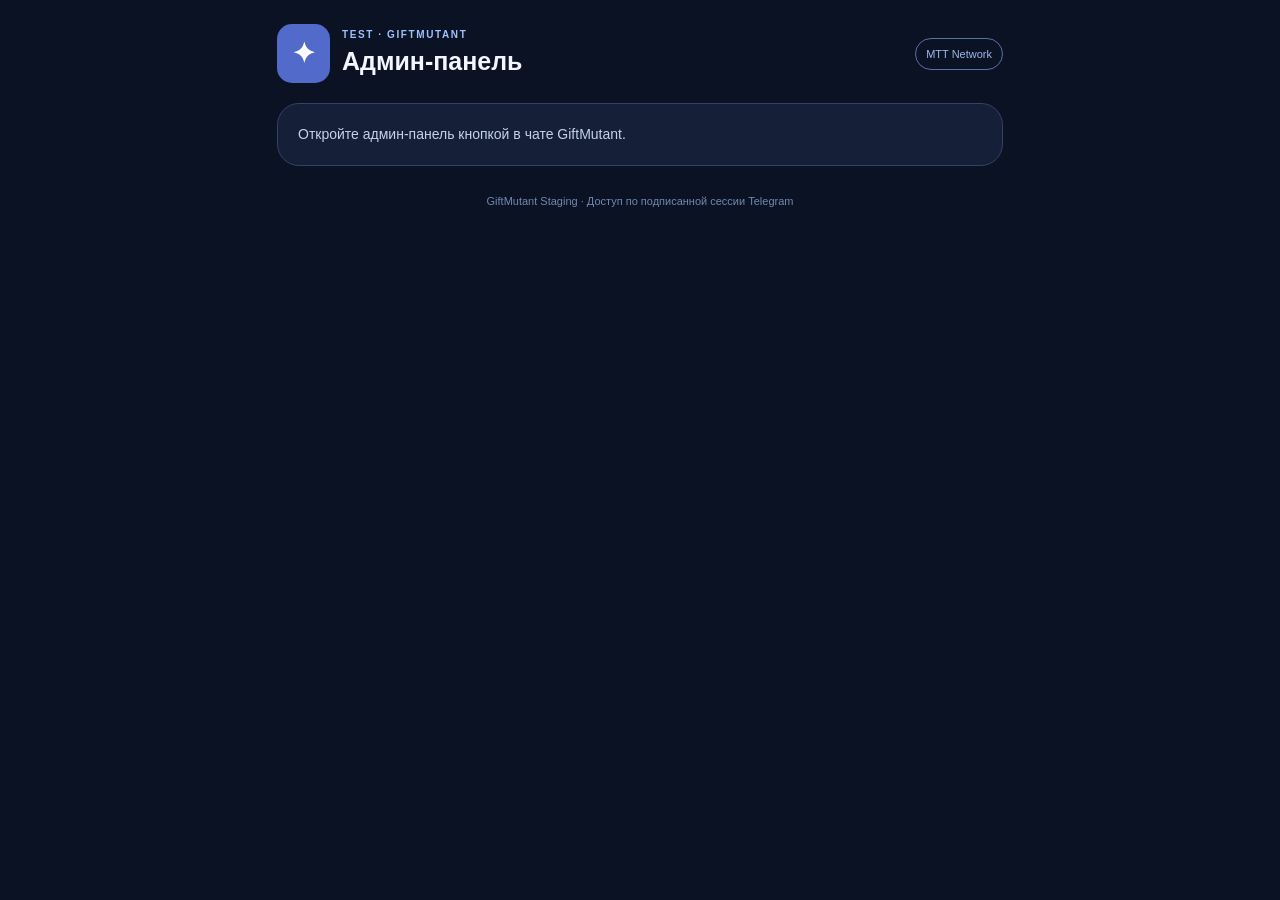
<file: docs/admin.html>
<!doctype html>
<html lang="ru">
<head>
 <meta charset="utf-8">
 <meta name="viewport" content="width=device-width, initial-scale=1,viewport-fit=cover">
 <meta name="theme-color" content="#101A32">
 <meta name="robots" content="noindex,nofollow">
 <title>GiftMutant · Админ-панель</title>
 <link rel="stylesheet" href="./assets/giftmutant-admin.css?v=1">
 <script src="https://telegram.org/js/telegram-web-app.js"></script>
 <script type="module" src="./assets/giftmutant-admin.js?v=1"></script>
</head>
<body>
 <main class="shell">
  <header class="header">
   <div class="brand"><div class="logo">✦</div>
    <div><div class="eyebrow">TEST · GIFTMUTANT</div>
    <h1>Админ-панель</h1></div>
   </div>
   <span class="tag">MTT Network</span>
  </header>
  <section id="lock" role="status" class="banner">Проверяем доступ администратора через Telegram…</section>
  <div id="admin" hidden>
   <div class="stats" id="totals">
    <div><div class="meta">Аккаунты</div><strong id="total-users">—</strong></div>
    <div><div class="meta">Уровней</div><strong>3</strong></div>
   </div>
   <nav class="tabs" aria-label="Разделы админки">
    <button type="button" class="tab active" data-tab="users" aria-selected="true">👥 Аккаунты</button>
    <button type="button" class="tab" data-tab="settings" aria-selected="false">⚙️ Отчисления</button>
    <button type="button" class="tab" data-tab="withdrawals" aria-selected="false">💸 Выплаты</button>
   </nav>
   <section id="panel-users" class="panel">
    <div class="heading"><h2>Зарегистрированные</h2><button class="ghost" id="refresh-users">Обновить</button></div>
    <p class="hint">Список пользователей GiftMutant, включая ранее созданные кошельки. Регистрации MTT SPORTS учитываются отдельно.</p>
    <label for="search" class="label">Поиск по Telegram ID или @username</label>
    <input id="search" autocomplete="off" placeholder="ID или имя пользователя" maxlength="40">
    <div id="users" class="accounts"></div>
    <div class="pager"><button id="prev" class="ghost">Назад</button><span id="page-info">—</span><button id="next" class="ghost">Далее</button></div>
   </section>
   <section id="panel-settings" class="panel" hidden>
    <h2>Реферальные отчисления</h2>
    <p class="hint">Процент от полного объёма MTT в подтверждённом обмене. Уровень 1 — прямые приглашения, уровень 2 — приглашения ваших партнёров, уровень 3 — следующая линия.</p>
    <form id="rates-form" class="form">
     <div class="rate"><div><strong>Уровень 1</strong><span>Прямые приглашения</span></div><div class="percent"><input id="rate-1" inputmode="decimal" required aria-label="Процент первого уровня"><span>%</span></div></div>
     <div class="rate"><div><strong>Уровень 2</strong><span>Вторая линия</span></div><div class="percent"><input id="rate-2" inputmode="decimal" required aria-label="Процент второго уровня"><span>%</span></div></div>
     <div class="rate"><div><strong>Уровень 3</strong><span>Третья линия</span></div><div class="percent"><input id="rate-3" inputmode="decimal" required aria-label="Процент третьего уровня"><span>%</span></div></div>
     <div class="example"><div class="meta">Пример: приглашённый меняет 100 000 MTT</div><div id="preview"></div></div>
     <p class="hint">Ставки действуют для новых подтверждённых сделок. Ранее начисленные награды не пересчитываются. Общая ставка не может превышать 1%.</p>
     <button type="submit" class="primary" id="save">Сохранить ставки</button>
     <p id="save-state" class="status" role="status"></p>
    </form>
   </section>
   <section id="panel-withdrawals" class="panel" hidden>
    <div class="heading"><h2>Заявки на вывод</h2><button class="ghost" id="refresh-withdrawals">Обновить</button></div>
    <p class="hint">Суммы зарезервированы во внутреннем учёте. Отправка MTT и пометка выплаты исполненной будут подключены только после проверки отдельного механизма перечислений.</p>
    <div id="withdrawals"></div>
   </section>
  </div>
  <footer>GiftMutant Staging · Доступ по подписанной сессии Telegram</footer>
 </main>
</body>
</html>
</file>
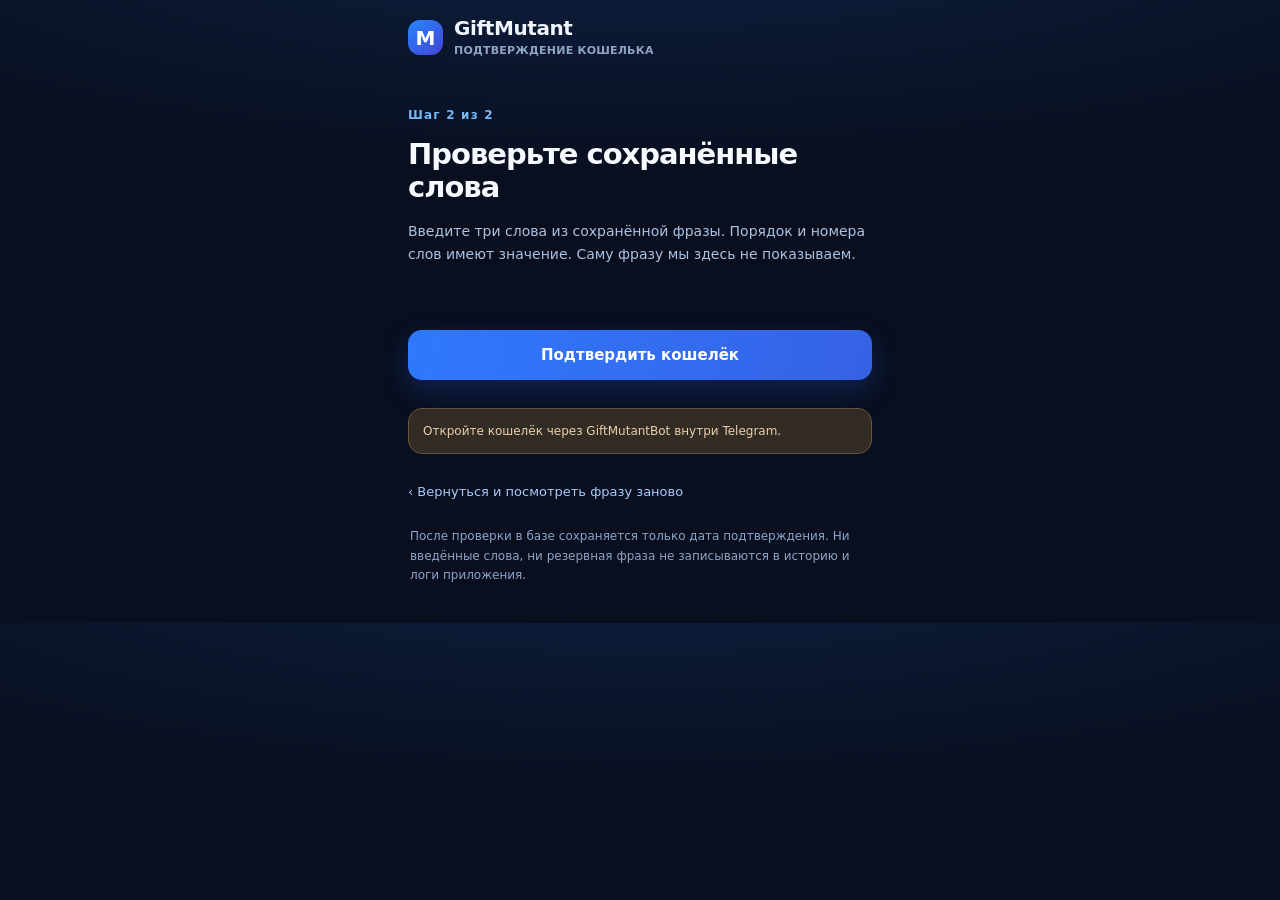
<file: docs/backup-confirm.html>
<!doctype html>
<html lang="ru">
<head>
<meta charset="utf-8"><meta name="viewport" content="width=device-width,initial-scale=1,viewport-fit=cover">
<meta name="robots" content="noindex,nofollow,noarchive">
<meta name="referrer" content="no-referrer"><meta name="theme-color" content="#101f4d">
<title>GiftMutant · Подтверждение резервной фразы</title>
<link rel="stylesheet" href="./assets/exchange.css">
<script src="https://telegram.org/js/telegram-web-app.js"></script>
<script type="module" src="./assets/backup-client.js"></script>
</head>
<body data-backup-page="verify">
<main class="shell recovery-screen">
 <div class="masthead"><div class="brandmark">M</div><div class="brandtitle"><strong>GiftMutant</strong><span>ПОДТВЕРЖДЕНИЕ КОШЕЛЬКА</span></div></div>
 <div class="recovery-title"><span>Шаг 2 из 2</span><h1>Проверьте сохранённые слова</h1>
 <p>Введите три слова из сохранённой фразы. Порядок и номера слов имеют значение. Саму фразу мы здесь не показываем.</p></div>
 <form id="recovery-form" autocomplete="off">
  <div id="recovery-inputs" class="recovery-inputs"></div>
  <button type="submit" id="recovery-submit" class="action action-primary" disabled>Подтвердить кошелёк</button>
 </form>
 <div id="recovery-state" class="notice notice-info" role="status"><span>Проверяем данные...</span></div>
 <a class="recovery-back" href="./backup.html">‹ Вернуться и посмотреть фразу заново</a>
 <p class="helper">После проверки в базе сохраняется только дата подтверждения. Ни введённые слова, ни резервная фраза не записываются в историю и логи приложения.</p>
</main>
</body>
</html>
</file>
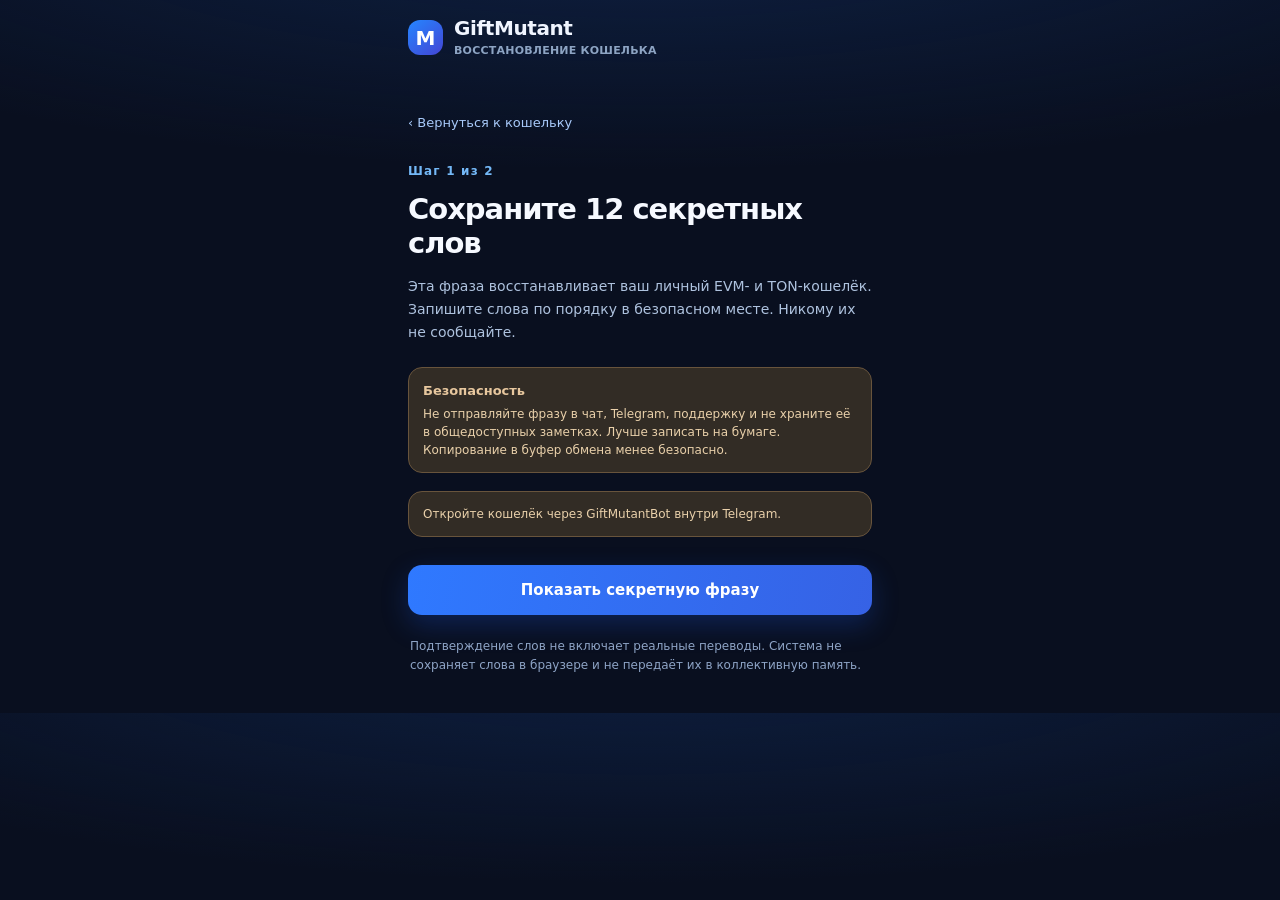
<file: docs/backup.html>
<!doctype html>
<html lang="ru">
<head>
<meta charset="utf-8"><meta name="viewport" content="width=device-width,initial-scale=1,viewport-fit=cover">
<meta name="robots" content="noindex,nofollow,noarchive">
<meta name="referrer" content="no-referrer">
<meta name="theme-color" content="#101f4d">
<title>GiftMutant · Резервная фраза</title>
<link rel="stylesheet" href="./assets/exchange.css">
<script src="https://telegram.org/js/telegram-web-app.js"></script>
<script type="module" src="./assets/backup-client.js"></script>
</head>
<body data-backup-page="reveal">
<main class="shell recovery-screen">
 <div class="masthead"><div class="brandmark">M</div><div class="brandtitle"><strong>GiftMutant</strong><span>ВОССТАНОВЛЕНИЕ КОШЕЛЬКА</span></div></div>
 <a class="recovery-back" href="./exchange.html#tab=wallet">‹ Вернуться к кошельку</a>
 <div class="recovery-title"><span>Шаг 1 из 2</span><h1>Сохраните 12 секретных слов</h1>
 <p>Эта фраза восстанавливает ваш личный EVM- и TON-кошелёк. Запишите слова по порядку в безопасном месте. Никому их не сообщайте.</p></div>
 <div class="notice notice-warning"><strong>Безопасность</strong><span>Не отправляйте фразу в чат, Telegram, поддержку и не храните её в общедоступных заметках. Лучше записать на бумаге. Копирование в буфер обмена менее безопасно.</span></div>
 <div id="recovery-state" class="notice notice-info" role="status"><span>Проверяем безопасное подключение...</span></div>
 <div id="recovery-content" class="hidden">
  <div id="recovery-words" class="recovery-words" aria-label="Секретная фраза из 12 слов"></div>
  <button type="button" class="action action-secondary" id="recovery-copy">Копировать 12 слов (не рекомендуется)</button>
  <label class="recovery-ack"><input type="checkbox" id="recovery-written"> Я сохранил слова отдельно от устройства и понимаю, что раскрытие фразы даёт доступ ко всем активам.</label>
  <button type="button" class="action action-primary" id="recovery-next" disabled>Далее · Проверить слова</button>
 </div>
 <button type="button" class="action action-primary" id="recovery-begin" disabled>Показать секретную фразу</button>
 <p class="helper">Подтверждение слов не включает реальные переводы. Система не сохраняет слова в браузере и не передаёт их в коллективную память.</p>
</main>
</body>
</html>
</file>
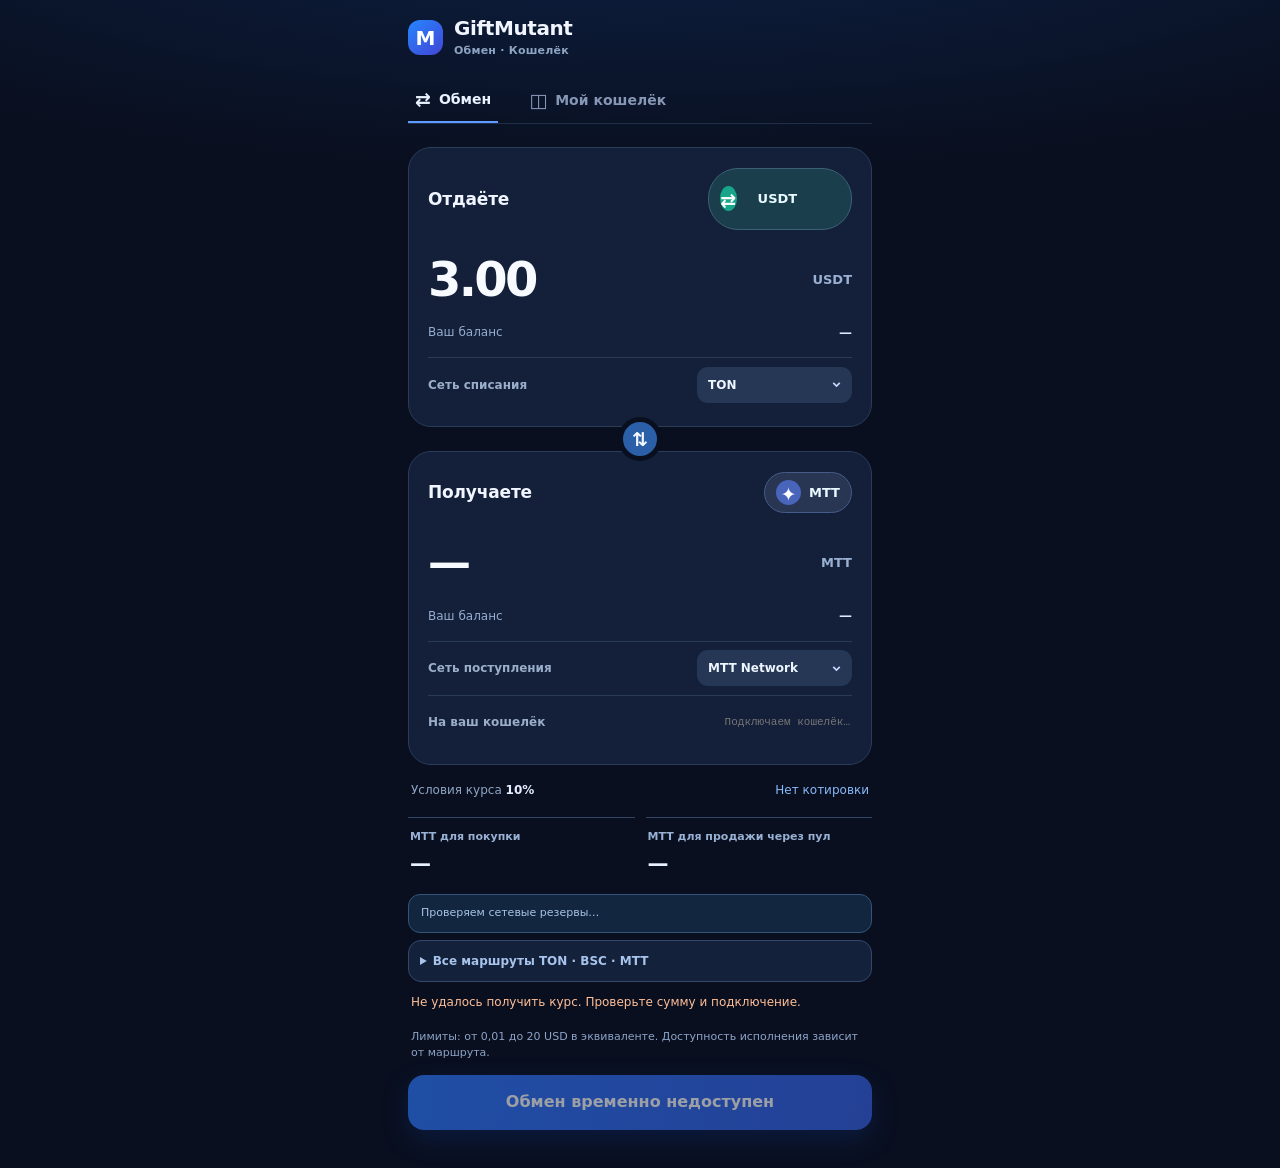
<file: docs/exchange.html>
<!doctype html>
<html lang="ru">
<head>
<meta charset="utf-8">
<meta name="viewport" content="width=device-width,initial-scale=1,viewport-fit=cover">
<meta name="theme-color" content="#101f4d">
<meta name="robots" content="noindex,nofollow">
<meta name="description" content="GiftMutant — обмен USDT на MTT и личный кошелёк BSC TON MTT">
<link rel="icon" href="./icon.svg" type="image/svg+xml">
<link rel="stylesheet" href="./assets/exchange.css?v=14">
<title>GiftMutant · Обмен и кошелёк</title>
<script src="https://telegram.org/js/telegram-web-app.js"></script>
<script type="module" src="./assets/exchange.js?v=14"></script>
</head>
<body>
<div class="shell">
  <header class="masthead">
    <div class="brandmark" aria-hidden="true">M</div>
    <div class="brandtitle"><strong>GiftMutant</strong><span>Обмен · Кошелёк</span></div>

  </header>
  <nav class="tabs" aria-label="Разделы обменника">
    <button id="tab-swap" type="button" data-tab="swap" class="tab selected" aria-selected="true" aria-controls="view-swap"><span aria-hidden="true">⇄</span> Обмен</button>
    <button id="tab-wallet" type="button" data-tab="wallet" class="tab" aria-selected="false" aria-controls="view-wallet"><span aria-hidden="true">◫</span> Мой кошелёк</button>
  </nav>
  <main>
        <section id="view-swap" class="view" aria-label="Обмен USDT и MTT в TON, BSC и MTT Network">
      <div id="swap-input-stage">
        <div class="swap-card">
          <div class="swap-card-heading"><h1>Отдаёте</h1><label class="swap-token" for="source-token"><span class="swap-token-icon">⇄</span><select id="source-token" aria-label="Токен списания"><option value="USDT">USDT</option><option value="MTT">MTT</option></select></label></div>
          <div class="swap-big-amount">
            <label for="amount" class="sr-only">Сумма USD₮</label>
            <input id="amount" value="3.00" inputmode="decimal" maxlength="28" autocomplete="off" aria-label="Сумма списания">
            <span id="source-amount-symbol">USDT</span>
          </div>
          <div class="swap-selected-balance" aria-live="polite"><span>Ваш баланс</span><strong id="swap-from-balance">—</strong></div>
          <div class="swap-network-row">
            <label for="network">Сеть списания</label>
            <select id="network" aria-label="Сеть списания">
              <option value="ton" selected>TON</option>
              <option value="bsc">BNB Smart Chain</option>
              <option value="mtt">MTT Network</option>
            </select>
          </div>
        </div>
        <button id="swap-reverse" type="button" class="swap-arrow-modern" aria-label="Поменять местами покупку и продажу" title="Купить / продать MTT">⇅</button>
        <div class="swap-card">
          <div class="swap-card-heading"><h2>Получаете</h2><span class="swap-token mtt"><span class="swap-token-icon">✦</span><strong id="destination-token-label">MTT</strong></span></div>
          <div class="swap-big-amount swap-amount-out"><output id="result" aria-live="polite">—</output><span id="destination-amount-symbol">MTT</span></div>
          <div class="swap-selected-balance" aria-live="polite"><span>Ваш баланс</span><strong id="swap-to-balance">—</strong></div>
          <div class="swap-network-row">
            <label for="destination-network">Сеть поступления</label>
            <select id="destination-network" aria-label="Сеть поступления">
              <option value="mtt" selected>MTT Network</option>
              <option value="bsc">BNB Smart Chain</option>
              <option value="ton">TON</option>
            </select>
          </div>
          <div class="swap-wallet-row">
            <label for="evm-recipient">На ваш кошелёк</label>
            <input id="evm-recipient" readonly autocomplete="off" spellcheck="false" aria-label="Привязанный EVM адрес для получения MTT" placeholder="Подключаем кошелёк…">
          </div>
        </div>
        <div class="swap-summary">
          <span>Условия курса <strong id="swap-fee-value">10%</strong></span>
          <span id="quote-note">Получаем курс…</span>
        </div>
        <div class="swap-liquidity" aria-label="Доступная ликвидность MTT" aria-live="polite">
          <div><span>MTT для покупки</span><strong id="liquidity-mtt-buy">—</strong></div>
          <div><span>MTT для продажи через пул</span><strong id="liquidity-mtt-sell">—</strong></div>
        </div>
        <p id="swap-route-status" class="swap-route-note" aria-live="polite">Проверяем доступность маршрута по резервам…</p>
        <details class="swap-route-catalog"><summary>Все маршруты TON · BSC · MTT</summary><div id="swap-route-list" class="swap-route-list" aria-live="polite"></div></details>
        <p id="swap-message" class="swap-feedback" role="status" aria-live="polite">Проверяем ваш кошелёк…</p>
        <p class="swap-limit-caption">Лимиты: от 0,01 до 20 USD в эквиваленте. Доступность исполнения зависит от маршрута.</p>
        <button id="swap-main" type="button" class="action action-primary" disabled>Проверяем обмен…</button>
        <div id="sell-review" class="swap-sell-review hidden" aria-live="polite">
          <h3>Подтвердить продажу MTT</h3>
          <p id="sell-review-summary"></p>
          <p id="sell-review-status">Проверьте курс и минимальную выплату.</p>
          <button id="sell-confirm" type="button" class="action action-primary">Продать MTT за USDT</button>
          <button id="sell-refresh" type="button" class="action action-secondary hidden">Проверить статус сделки</button>
          <button id="sell-cancel" type="button" class="action action-secondary">Назад</button>
        </div>
      </div>
      <div id="swap-checkout" class="hidden">
        <button id="swap-back" type="button" class="swap-back" aria-label="Вернуться к расчёту">‹ Назад</button>
        <h2 class="swap-step-title">Оплата</h2>
        <div class="swap-checkout-amount"><strong>3 USD₮</strong><span>TON</span></div>
        <p id="swap-minimum-mtt" class="swap-minimum-mtt">Минимальную выплату проверяем…</p>
        <div class="swap-internal-wallet">
          <span>Оплата из вашего кошелька</span>
          <strong id="swap-internal-source">TON · GiftMutant</strong>
        </div>
        <details class="swap-manual-details">
          <summary>Реквизиты заявки</summary>
          <div class="swap-payment-detail">
            <span>Центральный TON-адрес</span><code id="swap-ton-recipient"></code>
            <button id="swap-copy-ton" type="button" class="swap-copy">Копировать адрес</button>
          </div>
          <div class="swap-payment-detail">
            <span>Комментарий</span><code id="swap-payment-memo"></code>
            <button id="swap-copy-memo" type="button" class="swap-copy">Копировать комментарий</button>
          </div>
        </details>
        <p id="swap-internal-message" class="swap-payment-warning" aria-live="polite">
          Подтвердите списание внутри GiftMutant. Переход в другой кошелёк не нужен.
        </p>
        <button id="swap-pay" type="button" class="action action-primary">Оплатить из GiftMutant</button>
        <div id="swap-internal-review" class="hidden swap-internal-review">
          <div><span>Списать</span><strong>3,00 USD₮ · TON</strong></div>
          <div><span>Получатель</span><strong id="swap-internal-central"></strong></div>
          <div><span>Комментарий</span><strong id="swap-internal-memo"></strong></div>
          <div><span>Минимум для комиссии сети</span><strong>0,12 TON на кошельке</strong></div>
          <button id="swap-pay-confirm" type="button" class="action action-primary">
            Подтвердить списание 3 USD₮
          </button>
          <button id="swap-pay-cancel" type="button" class="action action-secondary">Назад</button>
        </div>
        <button id="swap-pay-status" type="button" class="action action-secondary">Проверить оплату</button>
        <div class="swap-result-recipient">MTT поступят на <strong id="swap-evm-target"></strong></div>
      </div>
      <div id="swap-order-stage" class="hidden">
        <div class="swap-order-card">
          <span class="swap-order-icon" aria-hidden="true">◴</span>
          <h2 id="swap-order-heading">Проверяем оплату</h2>
          <p id="swap-order-status" aria-live="polite">Ожидаем USD₮ TON</p>
          <p id="swap-order-id" class="swap-order-id"></p>
          <p id="swap-order-output" class="swap-order-output"></p>
        </div>
        <button id="swap-check-status" type="button" class="action action-secondary">Обновить статус</button>
        <button id="swap-again" type="button" class="action action-primary hidden">Новый обмен</button>
        <button id="swap-show-payment" type="button" class="swap-quiet hidden">Посмотреть реквизиты</button>
      </div>
    </section>

    <section id="view-wallet" class="view hidden" aria-label="Личный кошелёк GiftMutant">
      <div class="wallet-heading">
        <div><h1>Мой кошелёк</h1><p>Ваши активы в MTT Network, BSC и TON</p></div>
        <button id="wallet-refresh" type="button" aria-label="Обновить балансы" title="Обновить балансы">⟳</button>
      </div>
      <div class="wallet-card portfolio-card">
        <div class="wallet-card-top"><span>GiftMutant Wallet</span><span id="wallet-network-state">Проверка сети</span></div>
        <div class="wallet-network-selector" role="group" aria-label="Выбрать сеть">
          <button type="button" data-wallet-network="mtt" class="active" aria-pressed="true">MTT Network</button>
          <button type="button" data-wallet-network="bsc" aria-pressed="false">BNB Chain</button>
          <button type="button" data-wallet-network="ton" aria-pressed="false">TON</button>
        </div>
        <div class="wallet-address-line"><code id="wallet-hero-address">Адрес не получен</code>
          <button type="button" id="wallet-copy" aria-label="Копировать адрес" disabled>▣</button></div>
        <div class="wallet-balance-hero"><strong id="wallet-main-balance">—</strong>
          <span id="wallet-main-symbol">MTT</span></div>
        <p class="wallet-balance-caption">Баланс из блокчейна · без приблизительной USD-оценки</p>
        <div class="wallet-quick-actions">
          <button id="wallet-receive" type="button" disabled><span>↓</span>Получить</button>
          <button id="wallet-send" type="button" disabled aria-disabled="true"><span>↗</span>Отправить</button>
          <button id="wallet-swap" type="button"><span>⇄</span>Обмен</button>
          <button id="wallet-history" type="button" disabled><span>◴</span>История</button>
        </div>
      </div>
      <div class="section-heading wallet-assets-heading">
        <h2>Активы</h2><span id="wallet-updated">Не обновлено</span>
      </div>
      <div id="wallet-assets" class="wallet-asset-list" aria-live="polite">
        <div class="wallet-asset"><strong>—</strong><span>Выберите сеть</span></div>
      </div>
      <div id="wallet-send-panel" class="panel wallet-send-panel hidden">
        <div class="panel-heading">
          <h2>Отправить MTT</h2>
          <button id="wallet-send-close" type="button" class="wallet-send-close" aria-label="Закрыть перевод">✕</button>
        </div>
        <p class="muted">MTT Network · Chain ID 6880</p>
        <label class="field-label" for="wallet-send-to">Адрес получателя</label>
        <div class="wallet-inline-field">
          <input id="wallet-send-to" class="evm-entry" type="text" maxlength="42" spellcheck="false" autocapitalize="off" autocomplete="off" placeholder="0x…" aria-label="EVM адрес получателя MTT">
          <button id="wallet-contacts-open" type="button" class="wallet-small-button">Контакты</button>
        </div>
        <div id="wallet-contacts-panel" class="wallet-contacts-panel hidden">
          <div id="wallet-contacts-list" class="wallet-contacts-list" aria-live="polite"></div>
          <div class="wallet-contact-editor">
            <input id="wallet-contact-name" type="text" maxlength="32" placeholder="Название контакта" aria-label="Имя контакта">
            <button id="wallet-contact-save" type="button" class="wallet-small-button">Сохранить адрес</button>
          </div>
        </div>
        <label class="field-label wallet-send-amount-label" for="wallet-send-amount">Сумма MTT</label>
        <div class="wallet-inline-field">
          <input id="wallet-send-amount" class="evm-entry" type="text" inputmode="decimal" placeholder="Например, 1000" maxlength="28" autocomplete="off" aria-label="Количество MTT для отправки">
          <button id="wallet-send-max" type="button" class="wallet-small-button wallet-max-button">MAX</button>
        </div>
        <div id="wallet-send-preview" class="wallet-send-preview hidden">
          <div><span>Получатель</span><code id="wallet-send-target"></code></div>
          <div><span>К отправке</span><strong id="wallet-send-value"></strong></div>
          <div><span>Максимальная комиссия сети</span><strong id="wallet-send-fee"></strong></div>
          <button id="wallet-send-confirm" class="action action-primary" type="button">Подтвердить отправку</button>
        </div>
        <p id="wallet-send-status" class="wallet-send-status" role="status" aria-live="polite"></p>
        <button id="wallet-send-reopen" type="button" class="action action-secondary hidden">Открыть бот заново</button>
        <button id="wallet-send-prepare" class="action action-primary" type="button">Проверить перевод</button>
        <button id="wallet-send-check" class="action action-secondary hidden" type="button">Проверить статус</button>
        <button id="wallet-send-explorer" class="action action-secondary hidden" type="button">Посмотреть транзакцию</button>
      </div>
      <div id="wallet-history-panel" class="panel wallet-history-panel hidden">
        <div class="panel-heading">
          <h2>История переводов</h2>
          <button id="wallet-history-close" type="button" class="wallet-send-close" aria-label="Закрыть историю">✕</button>
        </div>
        <p id="wallet-history-note" class="muted">MTT Network</p>
        <div id="wallet-history-list" class="wallet-history-list" aria-live="polite"></div>
        <button id="wallet-history-refresh" class="action action-secondary" type="button">Обновить историю</button>
      </div>
      <div id="wallet-receive-panel" class="panel wallet-receive-panel hidden">
        <div class="panel-heading"><h2>Получить активы</h2><span id="wallet-receive-network">MTT Network</span></div>
        <p>Это ваш публичный адрес. Перед первым реальным пополнением необходимо сохранить и проверить резервную фразу кошелька.</p>
        <code id="wallet-receive-address"></code>
        <button id="wallet-receive-copy" class="action action-secondary" type="button">Копировать публичный адрес</button>
      </div>
      <div id="wallet-backup-notice" class="notice notice-warning wallet-security-note">
        <strong>Переводы временно недоступны</strong>
        <span>Seed-фраза персонального кошелька ещё не экспортирована и не проверено восстановление. Без этого отправка и приём реальных средств небезопасны. Приватные ключи не отображаются здесь.</span>
      </div>
      <a id="wallet-backup" class="action action-secondary" href="./backup.html">Сохранить и подтвердить 12 слов</a>
      <div class="panel wallet-addresses">
        <div class="panel-heading"><h2>Адреса моего кошелька</h2><span>Только публичные</span></div>
        <div class="wallet-row"><div class="wallet-icon">Ξ</div><div class="wallet-meta"><strong>EVM · BSC + MTT</strong><span>Один EVM-адрес в двух разных сетях</span><code id="wallet-evm">Не подключён</code></div></div>
        <div class="wallet-row"><div class="wallet-icon">◆</div><div class="wallet-meta"><strong>TON</strong><span>Отдельный TON Wallet V5R1</span><code id="wallet-ton">Не подключён</code></div></div>
      </div>
      <div id="wallet-link-status" class="notice notice-info"><strong>Подключение</strong>
        <span>Для открытия своего кошелька используйте кнопку «Мой кошелёк» в GiftMutantBot.</span></div>
      <button id="open-wallet-bot" class="action action-secondary" type="button">Открыть GiftMutantBot</button>
    </section>

  </main>
  <div id="toast" class="toast hidden" role="status"></div>
</div>
</body>
</html>
</file>
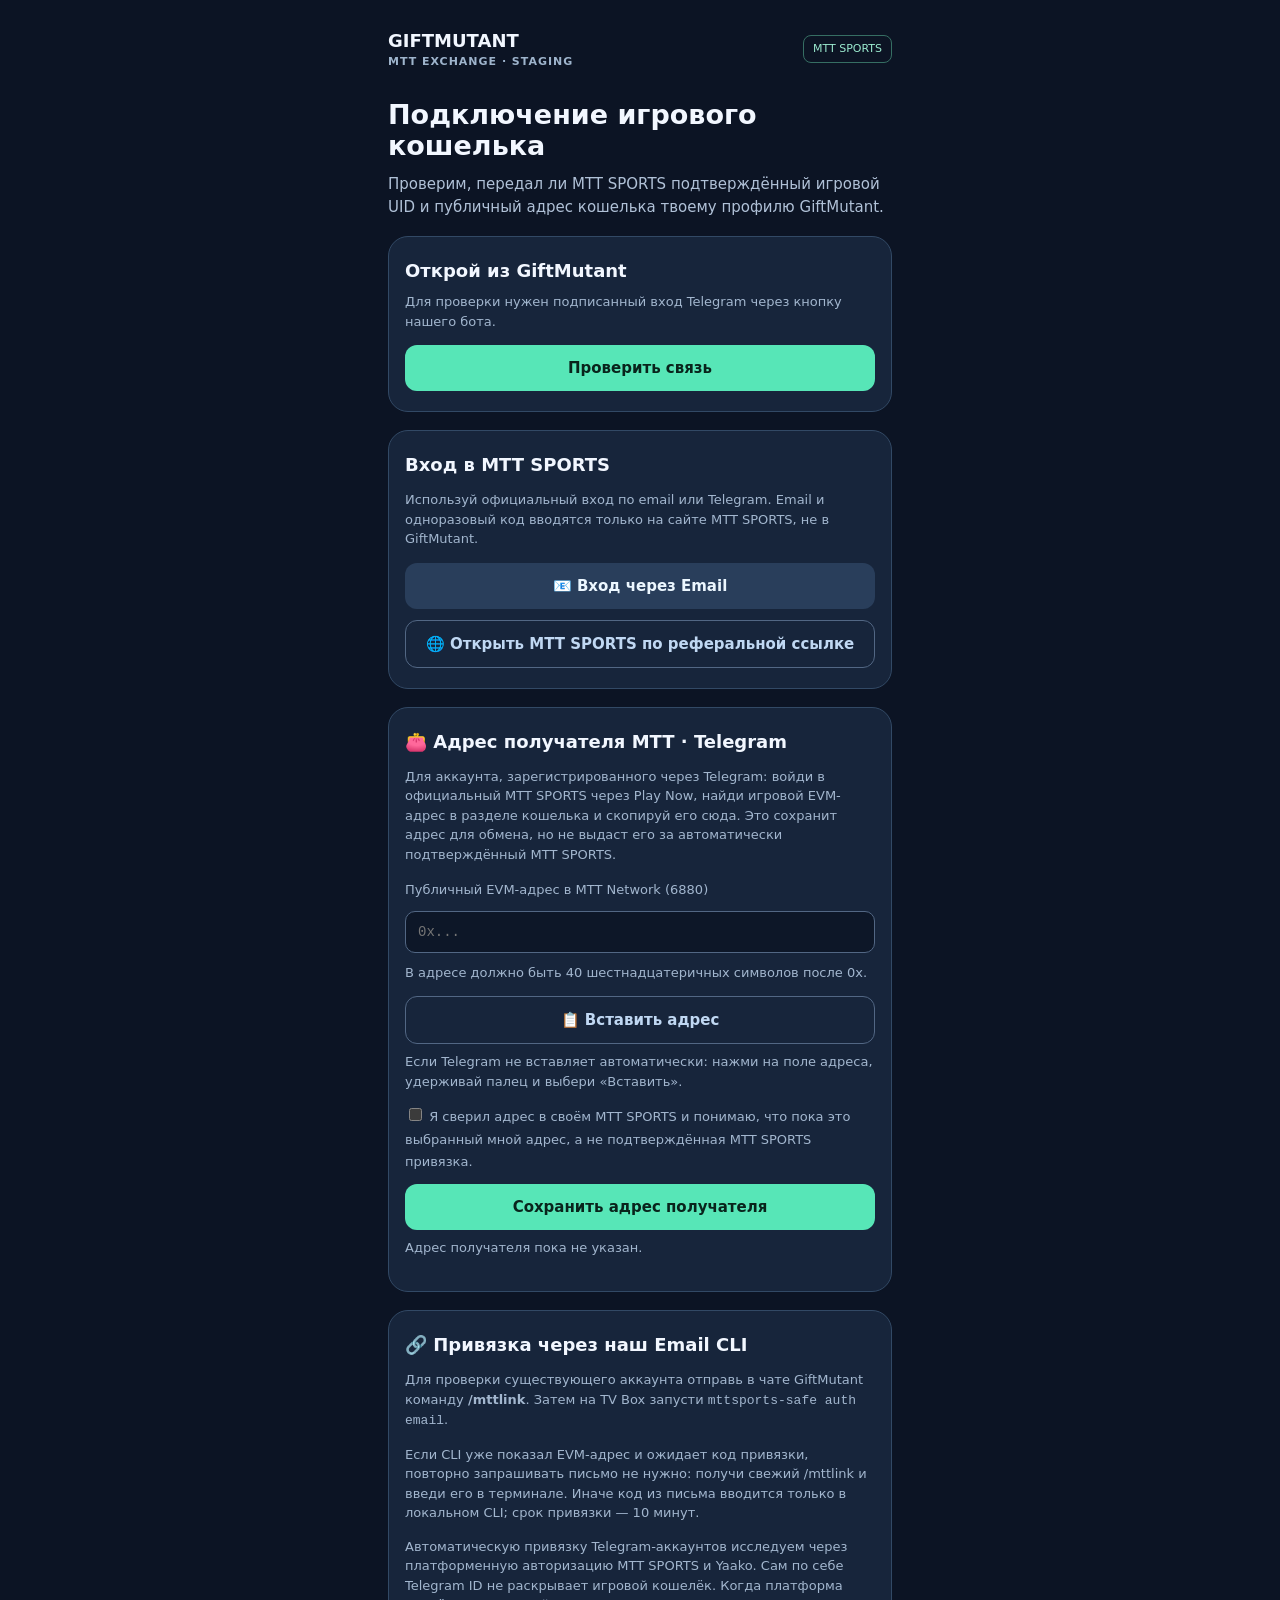
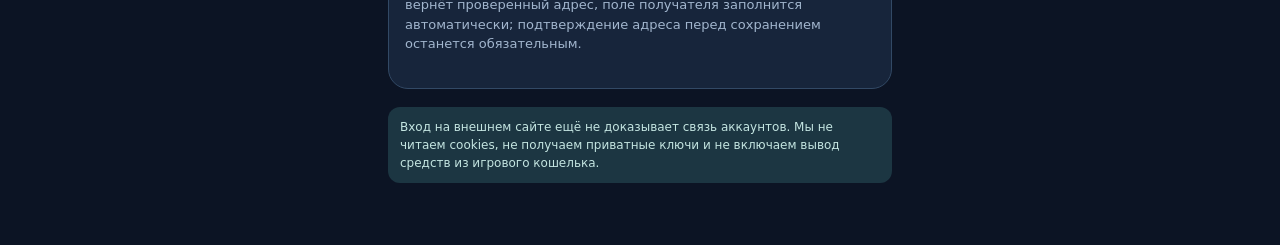
<file: docs/mttsports-connect.html>
<!doctype html>
<html lang="ru"><head>
 <meta charset="utf-8"><meta name="viewport" content="width=device-width,initial-scale=1,viewport-fit=cover">
 <meta name="robots" content="noindex,nofollow,noarchive"><meta name="referrer" content="no-referrer">
 <meta name="theme-color" content="#101b2d">
 <title>GiftMutant · MTT SPORTS</title>
 <script src="https://telegram.org/js/telegram-web-app.js"></script>
 <style>
 :root{color-scheme:dark;font:15px/1.5 system-ui,-apple-system,Arial,sans-serif;
 background:#0c1424;color:#f2f7ff}*{box-sizing:border-box}body{margin:0}
 main{max-width:540px;margin:0 auto;padding:27px 18px 64px}
 header{display:flex;align-items:center;justify-content:space-between;margin-bottom:28px}
 .brand{font-size:18px;font-weight:800}.brand small{display:block;color:#9eb4cc;font-size:11px;letter-spacing:.09em}
 .tag{font-size:11px;color:#9beacf;border:1px solid #366e63;padding:5px 9px;border-radius:8px}
 h1{font-size:27px;line-height:1.16;margin:0 0 12px}p{color:#b0c1d7;margin:8px 0 14px}
 section{background:#17253b;border:1px solid #324965;border-radius:20px;padding:20px 16px;margin:18px 0}
 h2{font-size:18px;margin:0 0 12px}.state{font-size:18px;font-weight:750;margin:0 0 8px}
 .muted{color:#a2b6ce;font-size:13px}.address{overflow-wrap:anywhere;font-family:monospace;font-size:13px;color:#b1efdd}
 .btn{display:block;width:100%;padding:14px 16px;border-radius:12px;text-align:center;
 border:0;text-decoration:none;font:700 15px system-ui;margin-top:11px;cursor:pointer}
 .primary{background:#57e6b7;color:#09241c}.secondary{background:#293e5b;color:#ecf7ff}
 .outline{background:transparent;color:#c0d8f3;border:1px solid #526784}
 .btn:disabled{opacity:.5}.hidden{display:none!important}
 .note{border-radius:12px;background:#1c3642;padding:11px 12px;color:#c4e5e1;font-size:12px;line-height:1.5}
 </style></head>
<body><main>
 <header><div class="brand">GIFTMUTANT<small>MTT EXCHANGE · STAGING</small></div><span class="tag">MTT SPORTS</span></header>
 <h1>Подключение игрового кошелька</h1>
 <p>Проверим, передал ли MTT SPORTS подтверждённый игровой UID и публичный адрес кошелька твоему профилю GiftMutant.</p>
 <section aria-live="polite">
  <div class="state" id="status">Проверка подключения…</div>
  <p id="explain" class="muted">Читаем только статус твоей подтверждённой привязки.</p>
  <div id="walletBox" class="hidden">
   <p class="muted">Игровой UID: <span id="uid"></span></p>
   <p class="muted">MTT Network · Chain ID 6880</p>
   <div id="walletAddress" class="address"></div>
   <button class="btn outline" id="copy" type="button">Копировать EVM-адрес</button>
  </div>
  <button id="refresh" class="btn primary" type="button">Проверить связь</button>
 </section>
 <section>
  <h2>Вход в MTT SPORTS</h2>
  <p class="muted">Используй официальный вход по email или Telegram. Email и одноразовый код вводятся только на сайте MTT SPORTS, не в GiftMutant.</p>
  <a class="btn secondary" href="https://mtt.xyz/?i=ba434b5a">📧 Вход через Email</a>
  <a class="btn outline" href="https://mtt.xyz/?i=ba434b5a" rel="noreferrer">🌐 Открыть MTT SPORTS по реферальной ссылке</a>
 </section>
 <section>
  <h2>👛 Адрес получателя MTT · Telegram</h2>
  <p class="muted">Для аккаунта, зарегистрированного через Telegram: войди в официальный MTT SPORTS через Play Now, найди игровой EVM-адрес в разделе кошелька и скопируй его сюда. Это сохранит адрес для обмена, но не выдаст его за автоматически подтверждённый MTT SPORTS.</p>
  <form id="recipientForm" novalidate>
   <label for="recipientAddress" class="muted">Публичный EVM-адрес в MTT Network (6880)</label>
   <input id="recipientAddress" name="address" autocomplete="off" autocapitalize="off" autocorrect="off" enterkeyhint="done" inputmode="text" spellcheck="false" placeholder="0x..." style="display:block;width:100%;margin:10px 0;padding:12px;border-radius:10px;background:#0d1728;border:1px solid #526784;color:white;font:14px monospace" />
   <p class="muted" id="addressLength">В адресе должно быть 40 шестнадцатеричных символов после 0x.</p>
   <button type="button" class="btn outline" id="pasteRecipient">📋 Вставить адрес</button>
   <p class="muted">Если Telegram не вставляет автоматически: нажми на поле адреса, удерживай палец и выбери «Вставить».</p>
   <label class="muted"><input id="recipientConfirm" type="checkbox" required /> Я сверил адрес в своём MTT SPORTS и понимаю, что пока это выбранный мной адрес, а не подтверждённая MTT SPORTS привязка.</label>
   <button class="btn primary" id="saveRecipient" type="submit">Сохранить адрес получателя</button>
  </form>
  <p class="muted" id="recipientStatus" aria-live="polite">Адрес получателя пока не указан.</p>
 </section>
 <section>
  <h2>🔗 Привязка через наш Email CLI</h2>
  <p class="muted">Для проверки существующего аккаунта отправь в чате GiftMutant команду <strong>/mttlink</strong>. Затем на TV Box запусти <code>mttsports-safe auth email</code>.</p>
  <p class="muted">Если CLI уже показал EVM-адрес и ожидает код привязки, повторно запрашивать письмо не нужно: получи свежий /mttlink и введи его в терминале. Иначе код из письма вводится только в локальном CLI; срок привязки — 10 минут.</p>
  <p class="muted">Автоматическую привязку Telegram-аккаунтов исследуем через платформенную авторизацию MTT SPORTS и Yaako. Сам по себе Telegram ID не раскрывает игровой кошелёк. Когда платформа вернёт проверенный адрес, поле получателя заполнится автоматически; подтверждение адреса перед сохранением останется обязательным.</p>
 </section>
 <div class="note">Вход на внешнем сайте ещё не доказывает связь аккаунтов. Мы не читаем cookies, не получаем приватные ключи и не включаем вывод средств из игрового кошелька.</div>
</main>
<script type="module">
const tg=window.Telegram?.WebApp;tg?.ready();tg?.expand();
const $=id=>document.getElementById(id);
let verifiedAddress=null,busy=false;
let apiBase=null;
const normalizedAddress=text=>{
 const raw=String(text??'').trim().replace(/\s/g,'');
 return /^[a-fA-F0-9]{40}$/.test(raw)?'0x'+raw:raw;
};
const validAddress=text=>/^0x[a-f0-9]{40}$/i.test(text)&&!/^0x0{40}$/i.test(text);
const addressLength=()=>{
 const input=$('recipientAddress');
 const raw=String(input.value??'').trim().replace(/\s/g,'');
 const count=/^0x/i.test(raw)?Math.max(0,raw.length-2):raw.length;
 $('addressLength').textContent=validAddress(normalizedAddress(raw))?
  '✅ Адрес полный: 40/40 символов':
  'Сейчас '+count+'/40 символов адреса'+(count<40?' — не хватает '+(40-count):' — проверь адрес и префикс 0x');
};
$('recipientAddress').addEventListener('input',addressLength);
$('recipientAddress').addEventListener('paste',()=>{
 // Native iOS Paste modifies the input after this event.
 queueMicrotask(addressLength);
});
const setStatus=(head,info)=>{$('status').textContent=head;$('explain').textContent=info};
async function refresh(){
 if(busy)return;
 if(!tg?.initData){setStatus('Открой из GiftMutant','Для проверки нужен подписанный вход Telegram через кнопку нашего бота.');return;}
 busy=true;$('refresh').disabled=true;
 setStatus('Проверка подключения…','Проверяем подтверждённую привязку в GiftMutant.');
 try{
  const config=await fetch('./config.json',{cache:'no-store'}).then(r=>r.ok?r.json():Promise.reject(Error('config')));
  const base=new URL(config.apiBaseUrl);
  apiBase=base.origin;
  if(base.protocol!=='https:')throw Error('insecure_api');
  const response=await fetch(base.origin+'/api/giftmutant/mttsports/status',{
   method:'POST',headers:{'content-type':'application/json'},credentials:'omit',
   cache:'no-store',body:JSON.stringify({initData:tg.initData})
  });
  const result=await response.json();
  if(!response.ok||result.ok!==true)throw Error(result.error||'status_unavailable');
  const recipient=result.recipient;
  $('recipientStatus').textContent=recipient?.status==='self_reported'?
   '✅ Выбранный адрес получателя (самостоятельно указан, не подтверждён платформой): '+recipient.address:
   'Адрес получателя ещё не выбран. Открой Play Now и скопируй свой публичный игровой EVM-адрес.';
  const linked=['verified_provider_signed','email_cli_authenticated'].includes(result.status) &&
   /^0x[0-9a-f]{40}$/i.test(result.address||'') &&
   result.chainId===6880;
  if(linked){
   verifiedAddress=result.address;
   // A verified game-account address can be suggested without copying.
   // Selecting it as a payout recipient still requires explicit confirmation.
   if(!recipient?.address&&!$('recipientAddress').value){$('recipientAddress').value=verifiedAddress;addressLength();}
   $('walletBox').classList.remove('hidden');
   $('uid').textContent=result.uid||'—';
   $('walletAddress').textContent=verifiedAddress;
   setStatus(result.status==='email_cli_authenticated'?'✅ Подключён через Email CLI':'✅ Игровой адрес привязан',result.status==='email_cli_authenticated'?'Адрес получен после входа по email-коду через наш CLI. Официальная партнёрская SSO-привязка отдельно не подтверждена.':'Адрес подтверждён партнёрской подписью. Активность игровой сессии отдельно не проверена.');
  }else{
   verifiedAddress=null;$('walletBox').classList.add('hidden');
   setStatus('❌ MTT SPORTS не подключён','Если ты уже вошёл через Email, это ещё не подтверждение для GiftMutant. Платформа пока не передала подписанный UID и игровой адрес.');
  }
 }catch{
  verifiedAddress=null;$('walletBox').classList.add('hidden');
  setStatus('Не удалось проверить связь','Сервер проверки недоступен. Это не означает, что твой игровой аккаунт отключён. Попробуй позже.');
 }finally{busy=false;$('refresh').disabled=false;}
}
$('pasteRecipient').addEventListener('click',async()=>{
 const input=$('recipientAddress'),status=$('recipientStatus');
 try{
  if(!navigator.clipboard?.readText)throw Error('clipboard_unavailable');
  const data=normalizedAddress(await navigator.clipboard.readText());
  if(!validAddress(data)){
   input.focus();
   status.textContent='В буфере нет полного EVM-адреса. Нажми на поле, удерживай палец и выбери «Вставить».';return;
  }
  input.value=data;
  addressLength();
  status.textContent='✅ Все 42 символа адреса вставлены. Сверь адрес и сохрани.';
 }catch{
  input.focus();
  status.textContent='iOS не разрешил автоматическую вставку. Нажми на поле, удерживай палец и выбери «Вставить».';
 }
});
$('recipientForm').addEventListener('submit',async event=>{
 event.preventDefault();
 const address=normalizedAddress($('recipientAddress').value);
 const status=$('recipientStatus');
 if(!validAddress(address)){
  const chars=address.replace(/^0x/i,'').length;
  status.textContent='Адрес не сохранён: '+chars+'/40 символов без префикса 0x. '+
   (chars<40?'Не хватает '+(40-chars)+' символов. ':'')+
   'Скопируй полный адрес из MTT SPORTS и вставь его целиком.';
  addressLength();return;
 }
 $('recipientAddress').value=address;
 addressLength();
 if(!$('recipientConfirm').checked){
  status.textContent='Перед сохранением проверь адрес в MTT SPORTS и поставь отметку.';return;
 }
 if(!tg?.initData){status.textContent='Открой эту страницу из GiftMutant в Telegram.';return;}
 $('saveRecipient').disabled=true;
 try{
  if(!apiBase){
   const config=await fetch('./config.json',{cache:'no-store'}).then(r=>r.json());
   const base=new URL(config.apiBaseUrl);if(base.protocol!=='https:')throw Error('insecure');
   apiBase=base.origin;
  }
  const res=await fetch(apiBase+'/api/giftmutant/mttsports/recipient/save',{
   method:'POST',credentials:'omit',cache:'no-store',
   headers:{'content-type':'application/json'},
   body:JSON.stringify({initData:tg.initData,address,confirmed:true})
  });
  const data=await res.json();
  if(!res.ok||data.ok!==true)throw Error('recipient_not_saved');
  status.textContent='✅ Адрес сохранён для твоего Telegram-профиля: '+data.recipient.address+
   '. Источник: указан пользователем; принадлежность MTT SPORTS пока не доказана.';
  $('recipientConfirm').checked=false;
 }catch{
  status.textContent='Не удалось сохранить адрес. Проверь связь с GiftMutant и повтори.';
 }finally{$('saveRecipient').disabled=false;}
});
$('refresh').addEventListener('click',refresh);
$('copy').addEventListener('click',async()=>{
 if(!verifiedAddress)return;
 try{await navigator.clipboard.writeText(verifiedAddress);$('copy').textContent='Скопировано';}
 catch{$('copy').textContent='Не удалось скопировать';}
});
refresh();
</script></body></html>
</file>
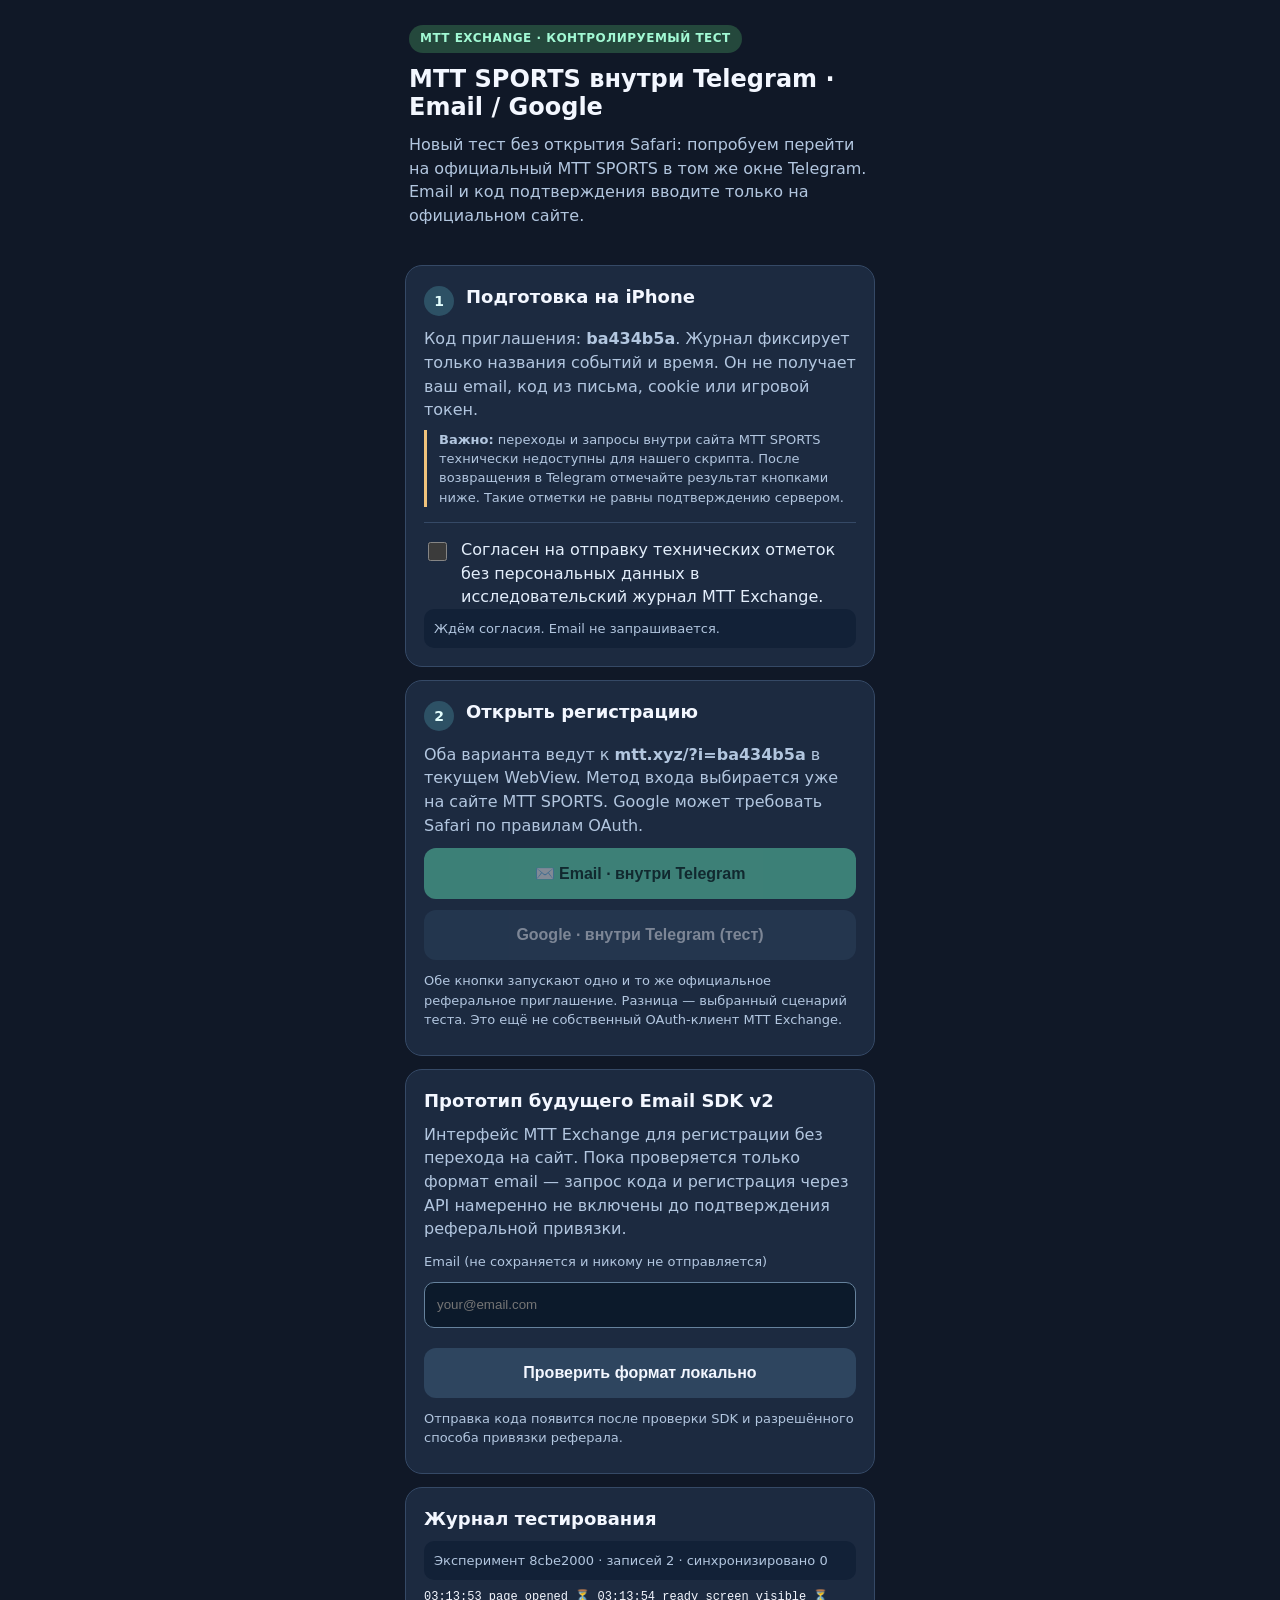
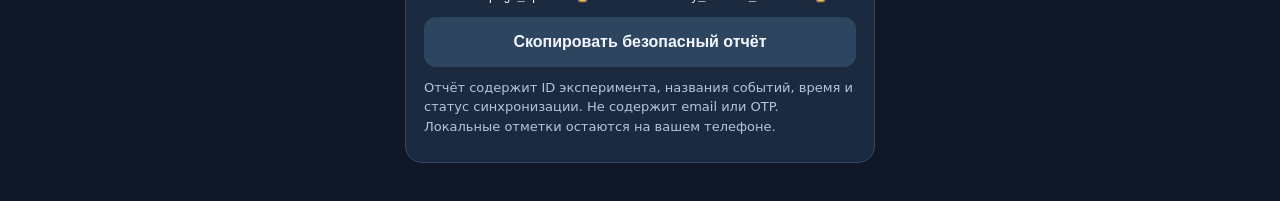
<file: docs/mttsports-email-trace.html>
<!doctype html>
<html lang="ru">
<head>
<meta charset="utf-8">
<meta name="viewport" content="width=device-width,initial-scale=1,viewport-fit=cover">
<meta name="robots" content="noindex,nofollow,noarchive">
<meta name="referrer" content="no-referrer">
<meta name="theme-color" content="#101827">
<meta http-equiv="Content-Security-Policy" content="default-src 'none'; script-src 'self' https://telegram.org 'unsafe-inline'; style-src 'unsafe-inline'; connect-src https://lisysjunbaxyjieuwpxf.supabase.co; base-uri 'none'; form-action 'none'; frame-ancestors 'none'">
<title>MTT Exchange · Email и Google внутри Telegram</title>
<script src="https://telegram.org/js/telegram-web-app.js"></script>
<style>
:root {color-scheme:dark;--bg:#101827;--panel:#1c2a40;--line:#354966;--txt:#f3f7ff;--muted:#b2c6df;--accent:#65e8bb}
*{box-sizing:border-box}body{margin:0;background:var(--bg);color:var(--txt);font:16px/1.48 -apple-system,BlinkMacSystemFont,system-ui,sans-serif;min-height:100dvh;padding:calc(22px + env(safe-area-inset-top)) 16px calc(25px + env(safe-area-inset-bottom))}
main{max-width:470px;margin:0 auto}h1{font-size:24px;line-height:1.17;margin:12px 0}h2{font-size:18px;margin:0 0 8px}p{margin:8px 0;color:var(--muted)}.head{padding:3px 4px 16px}.tag{display:inline-block;background:#24483c;color:#a2f9d4;border-radius:40px;padding:5px 11px;font-size:12px;font-weight:700;letter-spacing:.04em}
.box{background:var(--panel);border:1px solid var(--line);border-radius:17px;padding:18px;margin:13px 0}.small{font-size:13px;color:var(--muted)}.line{border-top:1px solid var(--line);margin:15px 0}.step{display:flex;align-items:center;gap:12px;margin-bottom:9px}.num{background:#2d5165;color:#e3fffe;display:grid;place-items:center;width:30px;height:30px;border-radius:50%;font-size:14px;font-weight:700}.btn{width:100%;border:0;background:var(--accent);color:#05291c;padding:16px;border-radius:12px;font-size:16px;font-weight:750;cursor:pointer;text-align:center;text-decoration:none;display:block;margin:11px 0}.btn:disabled{opacity:.45;cursor:not-allowed}.alt{background:#2e455f;color:#f3f7ff}.warn{border-left:3px solid #f0c37c;padding-left:12px}.check{display:flex;align-items:flex-start;gap:11px;color:#e3eefb}.check input{width:19px;height:19px;margin-top:4px;accent-color:var(--accent);flex:0 0 19px}.actions{display:grid;grid-template-columns:1fr 1fr;gap:8px}.actions button{padding:12px 8px;border-radius:11px;background:#30455e;border:1px solid #58718f;color:var(--txt);font-size:13px;font-weight:650;min-height:48px}.status{font-variant-numeric:tabular-nums;overflow-wrap:anywhere;padding:10px;background:#122137;border-radius:10px}.mono{font:12px/1.5 ui-monospace,Menlo,monospace;overflow-wrap:anywhere}button:focus-visible,a:focus-visible,input:focus-visible{outline:3px solid #9dfddd;outline-offset:2px}[hidden]{display:none!important}
</style>
</head>
<body>
<main>
<header class="head">
<span class="tag">MTT EXCHANGE · КОНТРОЛИРУЕМЫЙ ТЕСТ</span>
<h1>MTT SPORTS внутри Telegram · Email / Google</h1>
<p>Новый тест без открытия Safari: попробуем перейти на официальный MTT SPORTS в том же окне Telegram. Email и код подтверждения вводите только на официальном сайте.</p>
</header>
<section class="box" aria-label="Подготовка">
<div class="step"><span class="num">1</span><h2>Подготовка на iPhone</h2></div>
<p>Код приглашения: <b>ba434b5a</b>. Журнал фиксирует только названия событий и время. Он не получает ваш email, код из письма, cookie или игровой токен.</p>
<p class="small warn"><b>Важно:</b> переходы и запросы внутри сайта MTT SPORTS технически недоступны для нашего скрипта. После возвращения в Telegram отмечайте результат кнопками ниже. Такие отметки не равны подтверждению сервером.</p>
<div class="line"></div>
<label class="check"><input type="checkbox" id="consent"><span>Согласен на отправку технических отметок без персональных данных в исследовательский журнал MTT Exchange.</span></label>
<div id="readyText" class="status small" aria-live="polite">Ждём вашего согласия. Никаких регистраций не выполняется.</div>
</section>
<section class="box">
<div class="step"><span class="num">2</span><h2>Открыть регистрацию</h2></div>
<p>Оба варианта ведут к <b>mtt.xyz/?i=ba434b5a</b> в текущем WebView. Метод входа выбирается уже на сайте MTT SPORTS. Google может требовать Safari по правилам OAuth.</p>
<button class="btn" id="open" disabled>✉️ Email · внутри Telegram</button>
<button class="btn alt" id="openGoogle" disabled>Google · внутри Telegram (тест)</button>
<p class="small">Обе кнопки запускают одно и то же официальное реферальное приглашение. Разница — выбранный сценарий теста. Это ещё не собственный OAuth-клиент MTT Exchange.</p>
<a class="small" id="fallback" href="https://mtt.xyz/?i=ba434b5a" hidden>Открыть ссылку вручную в том же окне</a>
</section>
<section class="box">
<h2>Прототип будущего Email SDK v2</h2>
<p>Интерфейс MTT Exchange для регистрации без перехода на сайт. Пока проверяется только формат email — запрос кода и регистрация через API намеренно не включены до подтверждения реферальной привязки.</p>
<label class="small" for="emailDraft">Email (не сохраняется и никому не отправляется)</label>
<input type="email" autocomplete="email" id="emailDraft" placeholder="your@email.com" maxlength="254"
 style="width:100%;min-height:46px;padding:12px;border:1px solid #66829d;border-radius:10px;background:#0c1a2b;color:white;margin:9px 0">
<button class="btn alt" id="emailPreview">Проверить формат локально</button>
<p class="small" id="emailPreviewResult" aria-live="polite">Отправка кода появится после проверки SDK и разрешённого способа привязки реферала.</p>
</section>
<section class="box" id="after" hidden>
<div class="step"><span class="num">3</span><h2>Отметить результат</h2></div>
<p>Вернитесь в это окно Telegram. Отметки записывают ваш ответ, а не содержимое писем или игровых данных.</p>
<div class="actions">
<button data-event="user_marked_code_requested">✉️ Запросил код</button>
<button data-event="user_marked_code_received">📨 Код получил</button>
<button data-event="user_marked_registered">✅ Вход прошёл</button>
<button data-event="user_marked_uid_seen">👤 UID увидел</button>
<button data-event="user_marked_referral_unknown">🔎 Реферал не проверен</button>
<button data-event="user_marked_login_failed">⚠️ Ошибка входа</button>
<button data-event="user_marked_stayed_in_telegram">📱 Осталось в Telegram</button>
<button data-event="user_marked_opened_safari">🌐 Открылся Safari</button>
<button data-event="user_marked_google_success">Google вход выполнен</button>
<button data-event="user_marked_referral_found">👥 Реферал появился</button>
<button data-event="user_marked_referral_missing">Реферал не появился</button>
</div>
<button class="btn alt" id="finish">Завершить и сохранить журнал</button>
</section>
<section class="box">
<h2>Журнал тестирования</h2>
<p class="status small" id="journalState" aria-live="polite">Инициализация…</p>
<div id="events" class="mono" aria-label="Технические отметки"></div>
<button class="btn alt" id="export">Скопировать безопасный отчёт</button>
<p class="small">Отчёт содержит ID эксперимента, названия событий, время и статус синхронизации. Не содержит email или OTP. Локальные отметки остаются на вашем телефоне.</p>
</section>
</main>
<script>
'use strict';
(()=>{
const API='https://lisysjunbaxyjieuwpxf.supabase.co/functions/v1/mtt-email-journey';
const OFFICIAL='https://mtt.xyz/?i=ba434b5a';
const KEY='mtt_email_pilot_v1';
const MAX=40;
const $=id=>document.getElementById(id);
const tg=window.Telegram?.WebApp;
try{tg?.ready();tg?.expand()}catch{}
let record=null;
try{record=JSON.parse(localStorage.getItem(KEY)||'null')}catch{}
if(!record||typeof record.id!=='string'||!Array.isArray(record.events)||Date.now()-record.created>8*60*60*1000){
const id=typeof crypto.randomUUID==='function'?crypto.randomUUID():(()=>{
 const bytes=crypto.getRandomValues(new Uint8Array(16));bytes[6]=(bytes[6]&15)|64;bytes[8]=(bytes[8]&63)|128;
 const h=[...bytes].map(v=>v.toString(16).padStart(2,'0')).join('');
 return h.slice(0,8)+'-'+h.slice(8,12)+'-'+h.slice(12,16)+'-'+h.slice(16,20)+'-'+h.slice(20);
})();
record={id,created:Date.now(),consent:false,events:[]};
}
let pending=Promise.resolve();
const save=()=>{try{localStorage.setItem(KEY,JSON.stringify(record))}catch{}};
const render=()=>{
  $('consent').checked=record.consent;
  $('open').disabled=!record.consent;
  $('openGoogle').disabled=!record.consent;
  $('readyText').textContent=record.consent?'Готово. Сценарий запущен; можно открывать MTT SPORTS.':'Ждём согласия. Email не запрашивается.';
  $('after').hidden=!record.events.some(x=>x.event_name==='official_link_tapped');
  const ok=record.events.filter(x=>x.synced).length;
  $('journalState').textContent='Эксперимент '+record.id.slice(0,8)+' · записей '+record.events.length+' · синхронизировано '+ok;
  $('events').textContent=record.events.slice(-9).map(x=>new Date(x.at).toLocaleTimeString('ru-RU',{hour:'2-digit',minute:'2-digit',second:'2-digit'})+
    '  '+x.event_name+(x.synced?' ✓':' ⏳')).join('\n')||'События пока не записаны';
};
async function transmit(e){
 if(!record.consent)return;
 try{
  const r=await fetch(API,{method:'POST',mode:'cors',headers:{'content-type':'application/json'},
    body:JSON.stringify({flow_id:record.id,sequence:e.seq,event_name:e.event_name}),
    credentials:'omit',cache:'no-store',keepalive:true,
    ...(typeof AbortSignal.timeout==='function'?{signal:AbortSignal.timeout(8000)}:{})});
  if(r.ok){e.synced=true;save();render();}
 }catch{/* Local journal remains available for manual export. */}
}
function note(event){
 if(record.events.length>=MAX)return;
 const e={seq:record.events.length+1,event_name:event,at:new Date().toISOString(),synced:false};
 record.events.push(e);save();render();
 if(record.consent)pending=pending.then(()=>transmit(e));
}
if(record.events.length===0)note('page_opened');
if(tg?.initData && !record.events.some(x=>x.event_name==='telegram_context_detected'))note('telegram_context_detected');
if(!record.events.some(x=>x.event_name==='ready_screen_visible'))note('ready_screen_visible');
if(record.consent)for(const e of record.events.filter(x=>!x.synced))pending=pending.then(()=>transmit(e));
$('consent').addEventListener('change',()=>{
  if(!$('consent').checked){record.consent=false;save();render();return;}
  record.consent=true;save();
  for(const e of record.events.filter(x=>!x.synced))pending=pending.then(()=>transmit(e));
  note('consent_confirmed');render();
});
// A top-level navigation inside the SAME WebView. Telegram/Google may still
// independently move authentication into Safari; report that outcome afterward.
function navigateInCurrentWebView(method) {
 if(!record.consent)return;
 record.intent=method;save();
 note('official_link_tapped');
 note('inapp_navigation_requested');
 $('fallback').hidden=false;
 window.location.assign(OFFICIAL);
}
$('open').addEventListener('click',()=>navigateInCurrentWebView('email'));
$('openGoogle').addEventListener('click',()=>navigateInCurrentWebView('google'));
$('emailPreview').addEventListener('click',()=>{
 const input=$('emailDraft'),email=input.value.trim();
 const valid=email.length<=254&&/^[^\s@]{1,64}@[^\s@]{1,190}\.[a-zA-Z]{2,}$/.test(email);
 $('emailPreviewResult').textContent=valid?
   'Формат корректен. Email не отправлен; официальный запрос кода появится в SDK v2.':
   'Проверьте формат Email. В настоящий момент данные никуда не отправляются.';
 if(record.consent)note('sdk_email_preview_opened');
 input.value=''; // no durable email capture, including localStorage
});
let hidden=false;
document.addEventListener('visibilitychange',()=>{
 if(document.hidden&&!hidden){hidden=true;note('app_backgrounded');}
 if(!document.hidden&&hidden){hidden=false;note('app_returned');}
});
for(const b of document.querySelectorAll('[data-event]'))b.addEventListener('click',()=>{
 if(record.consent)note(b.dataset.event);
});
$('finish').addEventListener('click',()=>{if(record.consent)note('user_marked_finished');});
const report=()=>JSON.stringify({version:'mtt-email-pilot-v1',flowId:record.id,
  source:'client_reported_only',navigation:'same_webview_assign',intent:record.intent??'none',referralCode:'ba434b5a',events:record.events.map(({seq,event_name,at,synced})=>
    ({seq,event_name,at,synced}))},null,2);
$('export').addEventListener('click',async()=>{
 if(record.consent)note('export_requested');
 try{await navigator.clipboard.writeText(report());$('journalState').textContent='Безопасный отчёт скопирован. '+record.id.slice(0,8);}
 catch{const a=document.createElement('textarea');a.value=report();document.body.append(a);a.select();document.execCommand('copy');a.remove();$('journalState').textContent='Отчёт скопирован (резервный способ).';}
});
render();
})();
</script>
</body>
</html>
</file>
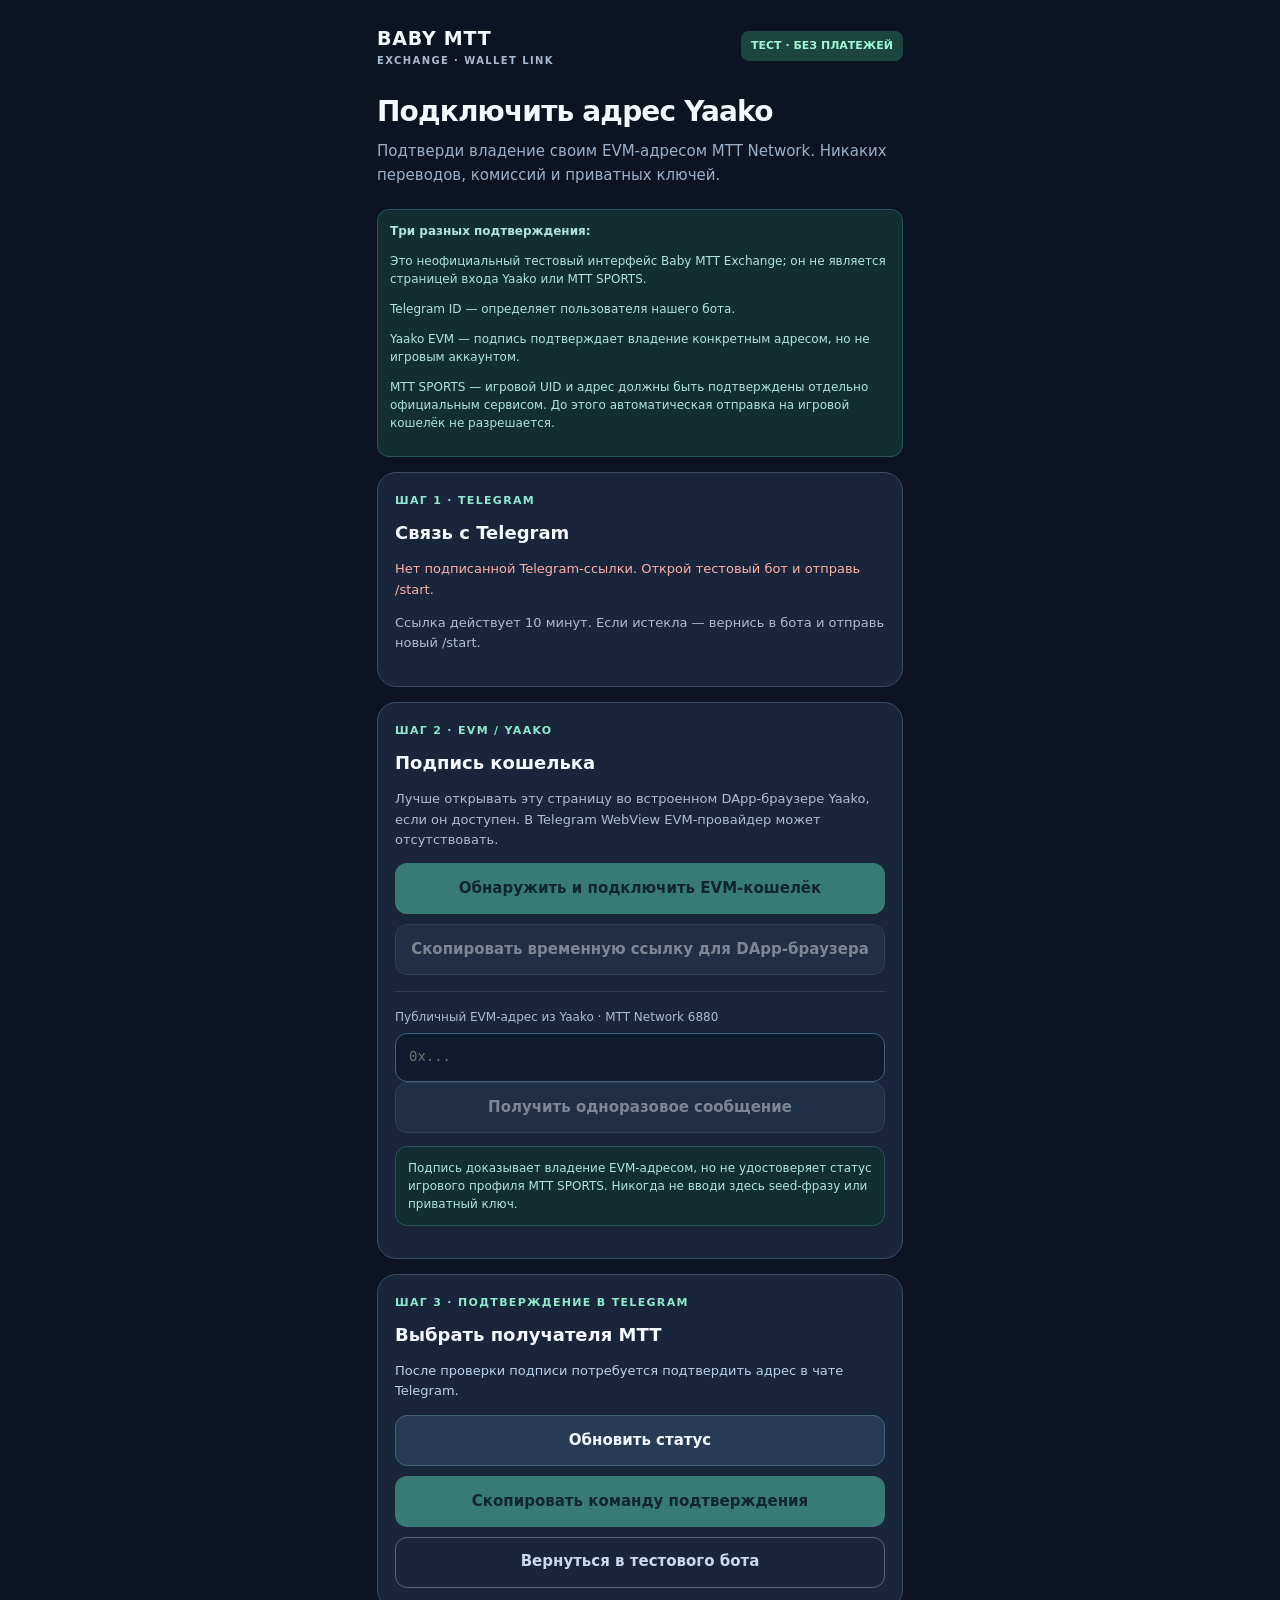
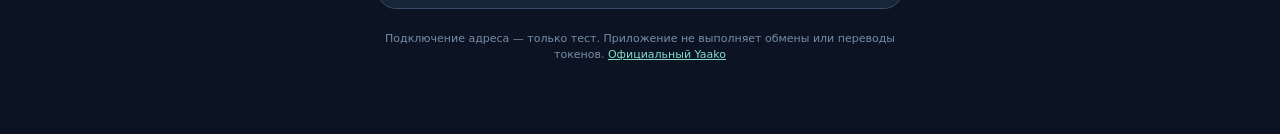
<file: docs/yaako-link.html>
<!doctype html>
<html lang="ru">
<head>
 <meta charset="utf-8">
 <meta name="viewport" content="width=device-width,initial-scale=1,viewport-fit=cover">
 <meta name="robots" content="noindex,nofollow,noarchive">
 <meta name="referrer" content="no-referrer">
 <meta name="theme-color" content="#0e192a">
 <script src="https://telegram.org/js/telegram-web-app.js"></script>
 <script type="module" defer src="./assets/yaako-link.js"></script>
 <title>Baby MTT · Подключить EVM-кошелёк</title>
 <style>
 :root{color-scheme:dark;font:15px/1.5 system-ui,-apple-system,Segoe UI,sans-serif;background:#0c1424;color:#f4f9ff}
 *{box-sizing:border-box}body{margin:0}.wrap{max-width:560px;margin:auto;padding:24px 17px 70px}
 header{display:flex;justify-content:space-between;align-items:center;gap:10px;margin-bottom:28px}
 .brand{font-weight:900;font-size:19px;letter-spacing:.04em}.brand small{display:block;color:#a6b9cf;letter-spacing:.14em;font-size:10px}
 .tag{background:#1c453f;color:#a2f5d4;font-size:11px;border-radius:8px;padding:7px 10px;font-weight:800}
 h1{font-size:28px;line-height:1.12;letter-spacing:-.03em;margin:0 0 12px}
 h2{font-size:18px;margin:0 0 10px}
 .intro{color:#9bb0c9;line-height:1.6;margin:0 0 22px}
 .panel{background:#18253a;border:1px solid #384c67;border-radius:19px;padding:20px 17px;margin:15px 0}
 .step{color:#91e9cd;font-weight:750;font-size:11px;letter-spacing:.12em;margin:0 0 10px}
 .sub{color:#aebdd0;font-size:13px;line-height:1.55}
 .btn{display:block;width:100%;padding:14px 15px;min-height:51px;border-radius:12px;border:0;text-align:center;text-decoration:none;font:700 15px system-ui;cursor:pointer}
 .btn+.btn{margin-top:10px}.btn:disabled{opacity:.46;cursor:not-allowed}
 .primary{background:#5fe0bc;color:#06281f}.secondary{background:#273b55;color:#f1f8ff;border:1px solid #46617a}
 .plain{background:transparent;color:#c7d9ed;border:1px solid #52657c}
 .note{background:#122e31;border:1px solid #28565d;border-radius:12px;padding:12px;color:#b0e4db;font-size:12px}
 label{display:block;font-size:12px;color:#aabdd4;margin:15px 0 7px}
 input,textarea{background:#0f1b2e;color:#eaf5ff;border:1px solid #42627e;width:100%;border-radius:12px;padding:13px;font:14px/1.5 ui-monospace,monospace;outline:none}
 textarea{min-height:160px;resize:vertical}input:focus,textarea:focus{border-color:#74dec6}
 .hidden{display:none}.status{white-space:pre-wrap;word-break:break-word;font-size:13px;line-height:1.55;color:#b9d2ea}
 .success{color:#74ebbf}.warning{color:#ffca85}.error{color:#ffb0a9}
 .address{word-break:break-all;font:14px/1.5 ui-monospace,monospace}
 .line{height:1px;background:#2a3d53;margin:16px 0}
 footer{font-size:11px;color:#778ca6;text-align:center;margin-top:22px}
 a{color:#85ddc7}
 </style>
</head>
<body><main class="wrap">
<header><div class="brand">BABY MTT<small>EXCHANGE · WALLET LINK</small></div><span class="tag">ТЕСТ · БЕЗ ПЛАТЕЖЕЙ</span></header>
<h1>Подключить адрес Yaako</h1>
<p class="intro">Подтверди владение своим EVM-адресом MTT Network. Никаких переводов, комиссий и приватных ключей.</p>
<section class="note" id="wallet-trust-state" aria-label="Статус привязки аккаунтов">
 <strong>Три разных подтверждения:</strong>
 <p>Это неофициальный тестовый интерфейс Baby MTT Exchange; он не является страницей входа Yaako или MTT SPORTS.</p>
 <p>Telegram ID — определяет пользователя нашего бота.</p>
 <p>Yaako EVM — подпись подтверждает владение конкретным адресом, но не игровым аккаунтом.</p>
 <p>MTT SPORTS — игровой UID и адрес должны быть подтверждены отдельно официальным сервисом. До этого автоматическая отправка на игровой кошелёк не разрешается.</p>
</section>

<section class="panel">
 <div class="step">ШАГ 1 · TELEGRAM</div>
 <h2>Связь с Telegram</h2>
 <p id="telegram-status" class="status">Проверяем подписанный запрос…</p>
 <p class="sub">Ссылка действует 10 минут. Если истекла — вернись в бота и отправь новый /start.</p>
</section>

<section class="panel">
 <div class="step">ШАГ 2 · EVM / YAAKO</div>
 <h2>Подпись кошелька</h2>
 <p class="sub">Лучше открывать эту страницу во встроенном DApp-браузере Yaako, если он доступен. В Telegram WebView EVM-провайдер может отсутствовать.</p>
 <button type="button" class="btn primary" id="connect">Обнаружить и подключить EVM-кошелёк</button>
 <button type="button" class="btn secondary" id="copy-link">Скопировать временную ссылку для DApp-браузера</button>
 <p id="provider-status" class="status" role="status"></p>
 <div class="line"></div>
 <label for="address">Публичный EVM-адрес из Yaako · MTT Network 6880</label>
 <input id="address" type="text" placeholder="0x..." maxlength="42" spellcheck="false" autocapitalize="off" autocomplete="off">
 <button type="button" class="btn secondary" id="challenge">Получить одноразовое сообщение</button>
 <div id="proof-area" class="hidden">
   <label for="message">Сообщение для подписи (ничего в нём не меняй)</label>
   <textarea id="message" readonly></textarea>
   <button type="button" class="btn primary" id="sign">Подписать в подключённом кошельке</button>
   <button type="button" class="btn plain" id="copy-message">Скопировать сообщение</button>
   <label for="signature">Или вставь готовую EIP-191 подпись (0x…)</label>
   <input id="signature" type="text" placeholder="0x..." spellcheck="false" autocapitalize="off" autocomplete="off">
   <button type="button" class="btn secondary" id="verify">Проверить подпись на сервере</button>
 </div>
 <p id="proof-status" class="status" role="status"></p>
 <p class="note">Подпись доказывает владение EVM-адресом, но не удостоверяет статус игрового профиля MTT SPORTS. Никогда не вводи здесь seed-фразу или приватный ключ.</p>
</section>

<section class="panel">
 <div class="step">ШАГ 3 · ПОДТВЕРЖДЕНИЕ В TELEGRAM</div>
 <h2>Выбрать получателя MTT</h2>
 <p id="link-status" class="status">После проверки подписи потребуется подтвердить адрес в чате Telegram.</p>
 <button type="button" class="btn secondary" id="refresh">Обновить статус</button>
 <button type="button" class="btn primary" id="copy-approve" disabled>Скопировать команду подтверждения</button>
 <a class="btn plain" href="https://t.me/GiftMutantBot" id="back-to-bot">Вернуться в тестового бота</a>
</section>
<footer>Подключение адреса — только тест. Приложение не выполняет обмены или переводы токенов. <a href="https://yaako.io/" target="_blank" rel="noopener noreferrer">Официальный Yaako</a></footer>
</main></body></html>
</file>
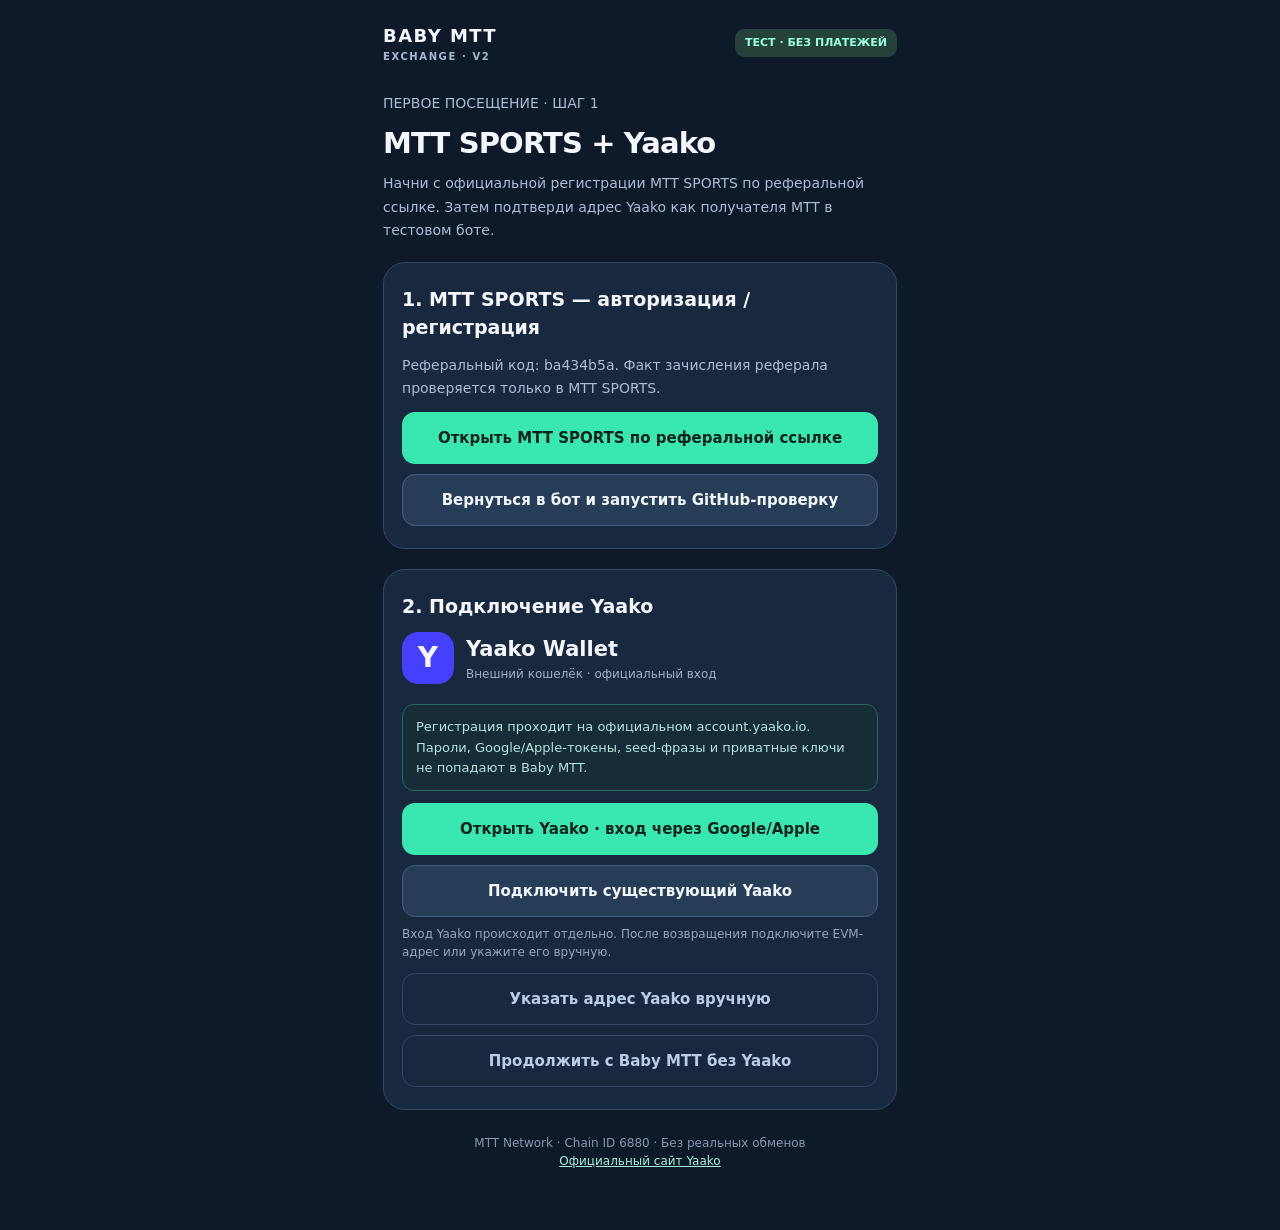
<file: docs/yaako.html>
<!doctype html>
<html lang="ru">
<head>
 <meta charset="utf-8">
 <meta name="viewport" content="width=device-width,initial-scale=1,viewport-fit=cover">
 <meta name="theme-color" content="#101b2d">
 <meta name="robots" content="noindex,nofollow">
 <title>Baby MTT · Yaako — тестовая регистрация</title>
 <script src="https://telegram.org/js/telegram-web-app.js"></script>
 <style>
 :root{color-scheme:dark;font:16px/1.5 system-ui,-apple-system,Arial,sans-serif;color:#f4f7ff;background:#0e192a}
 *{box-sizing:border-box}body{margin:0}main{max-width:550px;margin:auto;padding:22px 18px 60px}
 header{display:flex;justify-content:space-between;align-items:center;gap:10px;margin-bottom:28px}
 .brand{font-size:18px;font-weight:900;letter-spacing:.08em}.brand small{display:block;font-size:10px;color:#a5b9cf;letter-spacing:.16em}
 .chip{background:#244239;color:#99ffe0;border-radius:9px;padding:6px 10px;font-size:11px;font-weight:800}
 h1{font-size:29px;line-height:1.15;letter-spacing:-.03em;margin:0 0 12px}h2{font-size:19px;margin:0 0 12px}
 p{margin:8px 0 12px}.sub{color:#acbdd4;font-size:14px;line-height:1.65}
 .panel{border:1px solid #344965;background:#18283e;border-radius:22px;padding:22px 18px;margin:20px 0}
 .wallet-head{display:flex;align-items:center;gap:12px;margin:0 0 20px}.logo{border-radius:16px;width:52px;height:52px;background:#453fff;display:grid;place-items:center;font-weight:900;font-size:28px}
 .wallet-head strong{font-size:21px}.wallet-head small{display:block;color:#9fb2c7;font-size:12px}
 .btn{display:flex;justify-content:center;align-items:center;text-align:center;width:100%;text-decoration:none;border-radius:13px;padding:15px;min-height:52px;font:700 15px system-ui;cursor:pointer}
 .primary{background:#39e8b0;color:#08231c;border:0}.secondary{background:#273d57;color:#f0f7ff;border:1px solid #42617e}.tertiary{background:transparent;color:#b9cee5;border:1px solid #344965}
 .btn+.btn{margin-top:10px}.btn:disabled{opacity:.55}.hint{background:#162d38;color:#b5e5dc;border:1px solid #2b665f;border-radius:12px;padding:12px 13px;font-size:13px;line-height:1.55}
 .muted{color:#96a8bd;font-size:12px}.hidden{display:none!important}.row{display:flex;align-items:start;gap:12px;margin:12px 0}
 .num{background:#2a3f58;color:#b8fadd;font-size:13px;font-weight:900;min-width:28px;height:28px;border-radius:50%;display:grid;place-items:center}
 input{background:#112034;border:1px solid #52728e;color:#fff;font:15px monospace;border-radius:12px;padding:14px;width:100%}
 .error{color:#ffacac;font-size:13px}.good{color:#7aebbf;font-size:13px}
 footer{text-align:center;color:#8698ae;font-size:12px;margin-top:24px}a.link{color:#a6f5db}
 </style>
</head>
<body>
<main>
 <header><div class="brand">BABY MTT<small>EXCHANGE · V2</small></div><span class="chip">ТЕСТ · БЕЗ ПЛАТЕЖЕЙ</span></header>
 <p class="sub">ПЕРВОЕ ПОСЕЩЕНИЕ · ШАГ 1</p>
 <h1>MTT SPORTS + Yaako</h1>
 <p class="sub">Начни с официальной регистрации MTT SPORTS по реферальной ссылке. Затем подтверди адрес Yaako как получателя MTT в тестовом боте.</p>
 <section class="panel"><h2>1. MTT SPORTS — авторизация / регистрация</h2><p class="sub">Реферальный код: ba434b5a. Факт зачисления реферала проверяется только в MTT SPORTS.</p><a class="btn primary" href="https://mtt.xyz/?i=ba434b5a" target="_blank" rel="noopener noreferrer">Открыть MTT SPORTS по реферальной ссылке</a><a class="btn secondary" href="https://t.me/GiftMutantBot" target="_blank" rel="noopener noreferrer">Вернуться в бот и запустить GitHub-проверку</a></section>
 <section id="offer" class="panel"><h2>2. Подключение Yaako</h2>
   <div class="wallet-head"><div class="logo">Y</div><div><strong>Yaako Wallet</strong><small>Внешний кошелёк · официальный вход</small></div></div>
   <p class="hint">Регистрация проходит на официальном account.yaako.io. Пароли, Google/Apple-токены, seed-фразы и приватные ключи не попадают в Baby MTT.</p>
   <a id="launch-yaako" class="btn primary" href="https://account.yaako.io/oauth2/login" target="_blank" rel="noopener noreferrer">Открыть Yaako · вход через Google/Apple</a>
   <button type="button" id="probe" class="btn secondary">Подключить существующий Yaako</button>
   <p id="provider-status" class="muted" role="status">Вход Yaako происходит отдельно. После возвращения подключите EVM-адрес или укажите его вручную.</p>
   <button type="button" id="existing" class="btn tertiary">Указать адрес Yaako вручную</button>
   <button type="button" id="skip" class="btn tertiary">Продолжить с Baby MTT без Yaako</button>
 </section>
 <section id="manual" class="panel hidden">
   <h2>Адрес получения MTT</h2>
   <div class="row"><div class="num">1</div><p class="sub">В Yaako откройте «Получить» → MTT Network (6880) и скопируйте публичный EVM-адрес.</p></div>
   <div class="row"><div class="num">2</div><p class="sub">Вставьте только адрес. Привязка без подписи пока не подтверждает владение кошельком.</p></div>
   <label class="sub" for="address">Публичный EVM-адрес</label>
   <input id="address" type="text" placeholder="0x..." maxlength="42" autocomplete="off" spellcheck="false" autocapitalize="off">
   <p id="result" class="muted" role="status">Никогда не вводите сюда seed-фразу или приватный ключ.</p>
   <button type="button" id="send" class="btn primary">Скопировать адрес и вернуться в Telegram</button>
   <button type="button" id="back" class="btn tertiary">Назад</button>
 </section>
 <footer>MTT Network · Chain ID 6880 · Без реальных обменов<br><a href="https://yaako.io/" class="link" target="_blank" rel="noopener noreferrer">Официальный сайт Yaako</a></footer>
</main>
<script type="module">
 import {connectYaako} from './assets/yaako-provider.js';
 const tg=window.Telegram?.WebApp;
 tg?.ready();tg?.expand();
 const el=id=>document.getElementById(id);
 const bot='https://t.me/GiftMutantBot?start=';
 function openBot(option) {
   const url=bot+option;
   if(tg?.openTelegramLink)tg.openTelegramLink(url);else window.location.href=url;
 }
 function showManual() {el('offer').classList.add('hidden');el('manual').classList.remove('hidden');}
 el('probe').onclick=async()=>{
   el('probe').disabled=true;
   el('provider-status').textContent='Обнаружение Yaako (EIP-6963)…';
   try {
     const connected=await connectYaako(window);
     if(connected.address) {
       showManual();
       el('address').value=connected.address;
       el('result').textContent=connected.status==='connected_unverified'
         ?'Адрес получен. Владение НЕ подтверждено: проверка подписи будет отдельным шагом.'
         :'Кошелёк обнаружен, но сеть отличается от MTT Network 6880. Проверьте сеть.';
       el('result').className=connected.status==='connected_unverified'?'good':'error';
     } else {
       el('provider-status').textContent=connected.status==='unavailable'
         ?'Yaako не обнаружен в этом браузере. Откройте официальный Yaako и скопируйте адрес.'
         :'Подключение не завершено. Вы можете указать публичный адрес вручную.';
     }
   } catch {
     el('provider-status').textContent='Ошибка подключения. Используйте ручной ввод адреса.';
   } finally {el('probe').disabled=false;}
 };
 el('existing').onclick=showManual;
 el('back').onclick=()=>{el('manual').classList.add('hidden');el('offer').classList.remove('hidden');};
 el('skip').onclick=()=>openBot('baby');
 el('send').onclick=async()=>{
   const val=el('address').value.trim();
   if(!/^0x[0-9a-fA-F]{40}$/.test(val)) {
     el('result').textContent='Неверный формат публичного EVM-адреса. Нужны 0x и 40 шестнадцатеричных символов.';
     el('result').className='error';return;
   }
   el('result').textContent='Адрес скопирован для отправки боту. Владение пока НЕ подтверждено.';
   el('result').className='good';
   try{await navigator.clipboard.writeText(val);}catch{
     el('result').textContent+=' Если буфер обмена недоступен, скопируйте адрес вручную.';
   }
   openBot('yaako');
 };
</script>
</body>
</html>
</file>
<file: docs/assets/giftmutant-admin.css>
:root{color-scheme:dark;--bg:#0b1224;--panel:#151f38;--panel2:#1b2b48;--stroke:#314366;--muted:#a0b4d2;--ink:#f2f6ff;--blue:#4975f4;--ok:#74dfb9}
*{box-sizing:border-box}body{margin:0;min-height:100vh;background:var(--bg);font-family:Inter,-apple-system,BlinkMacSystemFont,"Segoe UI",sans-serif;color:var(--ink);line-height:1.48}
.shell{margin:auto;max-width:760px;padding:24px 17px 65px}
.header,.brand,.heading,.account-head,.pager,.rate,.tabs{display:flex;align-items:center;justify-content:space-between;gap:12px}
.brand{justify-content:flex-start}.logo{border-radius:15px;background:#526bca;color:white;font-size:28px;font-weight:900;padding:9px 15px}.eyebrow{letter-spacing:.16em;font-size:10px;font-weight:800;color:#9fc1fc}.header h1{font-size:25px;margin:0}.tag{border:1px solid #5671a7;border-radius:30px;padding:7px 10px;color:#9db7e9;font-size:11px;white-space:nowrap}
.banner,.panel,.stats{border:1px solid var(--stroke);background:var(--panel);border-radius:22px;padding:20px;margin-top:20px}.banner{font-size:14px;color:#c5d3ea}
.stats{display:grid;grid-template-columns:1fr 1fr;gap:13px;margin-bottom:14px}.stats>div{background:var(--panel2);padding:13px;border-radius:14px}.stats strong{font-size:23px}.meta,.hint,.rate span{font-size:12px;color:var(--muted)}.hint{line-height:1.7;margin:8px 0 17px}
.tabs{justify-content:stretch;gap:4px;border-radius:15px;background:#15213a;padding:5px;margin-top:17px}.tab{flex:1;border:0;background:transparent;color:#9eb4d5;cursor:pointer;padding:12px 4px;border-radius:10px;font-size:12px;font-weight:700}.tab.active{color:#fff;background:#345ab4}
.panel{margin-top:14px}.heading h2,h2{font-size:19px;margin:0 0 10px}.heading h2{margin:0}.heading{margin-bottom:10px}
button{font-family:inherit;cursor:pointer;touch-action:manipulation}button:disabled{opacity:.43;cursor:not-allowed}.ghost{border:1px solid #516a95;background:#243454;border-radius:12px;padding:9px 12px;color:#d9e6fc;font-size:12px;font-weight:700}
.label{display:block;color:var(--muted);font-size:12px;margin:7px 0}
input{border:1px solid #526489;background:#0c182c;color:#fff;border-radius:12px;padding:13px 14px;font:inherit;font-size:14px;width:100%;min-width:0}
input:focus-visible,.tab:focus-visible,button:focus-visible{outline:2px solid #9dbdff;outline-offset:2px}
.accounts{display:flex;flex-direction:column;gap:10px;margin:16px 0}.account{border:1px solid #2e4261;border-radius:14px;padding:13px;background:#192640}
.account-head strong{font-size:14px}.id{font-size:11px;color:#9bb8df;word-break:break-all}.fields{display:grid;grid-template-columns:1fr 1fr;gap:10px;margin-top:14px}
.field{min-width:0;display:flex;flex-direction:column;gap:4px}.field strong{font-size:12px;overflow-wrap:anywhere}.admin-tag{display:inline-block;margin-top:9px;font-size:10px;color:#9af2c9}
.pager{margin-top:12px;color:var(--muted);font-size:12px}.form{display:flex;flex-direction:column;gap:13px;margin-top:18px}.rate{background:#1a2945;padding:14px;border-radius:15px;border:1px solid #344968}.rate>div:first-child{display:flex;flex-direction:column;gap:4px}.rate strong{font-size:14px}.percent{display:flex;align-items:center;gap:7px;width:125px}.percent input{width:100%;text-align:right}.percent span{font-size:15px;font-weight:800}.example{background:#101f37;padding:14px;border-radius:13px}.example #preview{margin-top:8px;color:var(--ok);font-size:13px;font-weight:650;line-height:1.6}
.primary{border:0;color:white;background:linear-gradient(110deg,#397efa,#4963d7);padding:15px;border-radius:13px;font-size:15px;font-weight:800}.status{font-size:12px;color:#b9d1ff;margin:0}footer{text-align:center;color:#7088af;font-size:11px;margin-top:27px}
@media(max-width:390px){.shell{padding:14px 12px 45px}.panel{padding:15px}.header h1{font-size:21px}.tag{display:none}.tab{font-size:11px}.fields{gap:8px}}
</file>
<file: docs/assets/exchange.css>
:root{--bg:#071023;--surface:#111f3c;--surface2:#152848;--border:#263e65;--text:#f0f5ff;--muted:#94a7c5;--blue:#377aff;--light-blue:#64a5ff;--mint:#6ce4cf;--warn:#f2c073;--radius:20px;color-scheme:dark}
*{box-sizing:border-box}
html{scroll-behavior:smooth}
body{margin:0;background:radial-gradient(ellipse 90% 430px at 50% -60px,#17488e88,transparent),linear-gradient(155deg,#091a35,#071023 50%);color:var(--text);font:15px/1.5 -apple-system,BlinkMacSystemFont,"Segoe UI",system-ui,sans-serif}
button,input,select{font:inherit}
button{cursor:pointer}
button:disabled{cursor:not-allowed}
button:focus-visible,select:focus-visible,input:focus-visible{outline:3px solid #82afff;outline-offset:3px}
.shell{max-width:600px;margin:0 auto;padding:0 15px calc(36px + env(safe-area-inset-bottom))}
.masthead{height:82px;display:flex;align-items:center;gap:11px}
.brandmark{width:39px;height:39px;border-radius:13px;display:grid;place-items:center;font-weight:900;font-size:24px;color:white;background:linear-gradient(140deg,#2586ff,#4345d5);box-shadow:0 9px 25px #1368f947}
.brandtitle{display:flex;flex-direction:column;line-height:1.18;letter-spacing:.01em}
.brandtitle strong{font-size:18px;font-weight:850}
.brandtitle span{color:#92aad2;letter-spacing:.17em;font-weight:750;font-size:9px;margin-top:5px}
.environment{margin-left:auto;color:#96c6ff;font-size:10px;font-weight:750;letter-spacing:.08em;border:1px solid #416fb4;background:#16305b;border-radius:20px;padding:5px 10px}
.hero{padding:17px 9px 27px}
.eyebrow{font-weight:800;font-size:11px;letter-spacing:.2em;color:#8abafe}
.hero h1{font-size:clamp(34px,10vw,48px);line-height:1.12;letter-spacing:-.06em;margin:7px 0 9px;font-weight:850}
.hero h1 span{color:#6da2fd}
.hero p{color:#afbfdb;font-size:14px;line-height:1.7;margin:0;max-width:430px}
.tabs{display:flex;gap:7px;padding:5px;background:#12243f;border:1px solid #243c60;border-radius:16px;margin-bottom:17px}
.tab{border:0;flex:1;min-height:44px;border-radius:12px;background:transparent;color:#9aacc6;font-weight:750;font-size:14px;display:flex;justify-content:center;align-items:center;gap:8px}
.tab span{font-size:20px;line-height:1}
.tab.selected{background:linear-gradient(110deg,#2d6aeb,#2667de);color:white;box-shadow:0 3px 14px #061c3e}
.view{display:block}
.hidden{display:none!important}
.panel{border:1px solid var(--border);background:linear-gradient(150deg,#132744,#10203b);border-radius:var(--radius);padding:19px;box-shadow:0 8px 24px #03091925}
.panel-heading{display:flex;justify-content:space-between;align-items:start;gap:8px}
.panel-heading h2{margin:0;font-size:16px;letter-spacing:-.015em}
.panel-heading span{color:#92a7c7;font-size:11px;padding-top:4px;text-align:right}
.amount-line{display:flex;justify-content:space-between;align-items:center;gap:9px;margin:12px 0}
.amount-line input{max-width:70%;min-width:0;width:100%;background:transparent;color:#fff;font-size:39px;font-weight:750;letter-spacing:-.035em;border:0;outline:0;appearance:textfield}
.amount-line output{font-size:38px;font-weight:800;letter-spacing:-.04em}
.coin{display:flex;white-space:nowrap;gap:8px;align-items:center;border:1px solid #436086;border-radius:40px;padding:8px 13px;color:#44dca0;background:#1c3b46;font-size:20px}
.coin strong{font-size:13px;color:#f0f5ff}
.mtt-coin{color:#91a8ff;background:#27346b}
.input-divider{border-top:1px solid #294367;margin:16px 0}
.field-label{display:block;color:#afc3e3;font-size:12px;margin-bottom:7px;font-weight:750}
select{width:100%;appearance:none;border:1px solid #3c5e8a;background:#182e52;color:#f4f6ff;border-radius:12px;padding:13px 34px 13px 13px;background-image:url("data:image/svg+xml,%3Csvg xmlns='http://www.w3.org/2000/svg' viewBox='0 0 24 24'%3E%3Cpath stroke='%23a2c4ff' stroke-width='3' fill='none' d='m6 9 6 6 6-6'/%3E%3C/svg%3E");background-size:15px;background-position:right 12px center;background-repeat:no-repeat;font-size:13px;font-weight:650}
.muted{font-size:12px;color:#8fa7ca;line-height:1.65;margin:10px 0 0}
.swap-arrow{position:relative;z-index:1;width:38px;height:38px;margin:-10px auto;border-radius:12px;display:grid;place-items:center;font-size:22px;font-weight:900;border:4px solid var(--bg);background:#285eae;color:#c8e7ff}
.output-panel{padding-top:21px}
.destination{display:flex;align-items:center;justify-content:space-between;gap:10px}
.destination span{color:#94a9c9;font-size:12px}
.destination strong{max-width:66%;font-size:11px;color:#a9e6ff;overflow-wrap:anywhere;text-align:right}
.notice{padding:13px 14px;border-radius:14px;display:flex;gap:5px;flex-direction:column;margin:16px 0;line-height:1.5;font-size:12px}
.notice strong{font-weight:800;font-size:13px}
.notice-warning{background:#322c25;border:1px solid #68543c;color:#e7c79e}
.notice-warning span{color:#e9d0aa}
.notice-info{background:#152f51;border:1px solid #345b91;color:#b5d5ff}
.notice-info span{color:#a8bede}
.action{border:0;width:100%;min-height:50px;border-radius:14px;padding:13px;font-weight:800;text-align:center}
.action+.action{margin-top:9px}
.action-primary{background:linear-gradient(100deg,#2f79ff,#3662e5);color:#fff;box-shadow:0 10px 27px #1749bb55}
.action-primary:active{transform:translateY(1px)}
.action-locked{background:#20304a;color:#7086a7;border:1px solid #2e4161}
.action-secondary{background:#1c3b6c;border:1px solid #3262a7;color:#d1e5ff;margin-top:12px}
.helper{margin:12px 2px;color:#8ea4c6;font-size:12px;line-height:1.6}
.section-heading{display:flex;align-items:center;justify-content:space-between;margin:24px 4px 12px}
.section-heading h2{margin:0;font-size:16px}
.section-heading span{font-size:11px;color:#96aff1}
.steps{display:flex;flex-direction:column;gap:9px}
.step{display:flex;align-items:start;gap:12px;border:1px solid #253d5e;background:#10203a;padding:14px;border-radius:15px}
.step>span{flex-shrink:0;border-radius:10px;background:#214c8e;color:#c9e1ff;min-width:32px;height:32px;display:grid;place-items:center;font-size:11px;font-weight:800}
.step strong{font-size:13px}
.step p{font-size:12px;color:#a5b5cd;margin:4px 0 0;line-height:1.55}
.wallet-card{padding:22px;border-radius:23px;background:linear-gradient(130deg,#2463d5,#213c9f 61%,#34236e);border:1px solid #4f82d9;box-shadow:0 17px 38px #122d6c65;min-height:169px}
.wallet-card-top{display:flex;justify-content:space-between;font-size:12px;letter-spacing:.03em;color:#d9e8ff}
.wallet-card-top span:first-child{font-weight:750}
.wallet-card-top span:last-child{border:1px solid #ffffff49;border-radius:20px;padding:3px 10px;font-size:10px}
.wallet-card-bottom{display:flex;align-items:end;justify-content:space-between;gap:10px;margin-top:44px}
.wallet-card-bottom small{display:block;color:#bbd7fa;font-size:11px;margin-bottom:6px}
.wallet-card-bottom strong{font-size:16px;overflow-wrap:anywhere;line-height:1.3}
.wallet-card-bottom>span{font-size:46px;line-height:1;color:#a7ddff}
.wallet-list{padding:10px 18px}
.wallet-list>.panel-heading{margin:9px 2px 0}
.wallet-row{display:flex;align-items:start;gap:11px;border-bottom:1px solid #294262;padding:15px 0}
.wallet-row:last-child{border:0}
.wallet-icon{height:36px;width:36px;display:grid;place-items:center;flex-shrink:0;border:1px solid #375a8b;background:#1b3a62;color:#a6cfff;border-radius:12px;font-size:18px;font-weight:800}
.wallet-meta{flex:1;min-width:0}
.wallet-meta strong{display:block;font-size:14px;line-height:1.2}
.wallet-meta span{display:block;font-size:11px;color:#94a9c8;margin-top:4px}
.wallet-meta code{display:block;color:#c6d8f5;font-size:11px;line-height:1.6;margin-top:7px;overflow-wrap:anywhere}
.copy{border:1px solid #43649a;background:#243e62;color:#cde1ff;font-size:10px;font-weight:700;border-radius:9px;padding:7px;max-width:83px;align-self:center}
.copy:disabled{opacity:.45}
.footer-panel{padding:32px 7px 12px;color:#8c9fbc;text-align:center}
.footer-panel p{font-size:11px;line-height:1.65}
.footer-brand{font-weight:800;letter-spacing:.18em;font-size:12px;color:#bad0f1}
.footer-brand span{color:#739cff}
.toast{position:fixed;bottom:20px;left:50%;transform:translateX(-50%);z-index:5;max-width:calc(100% - 36px);width:max-content;padding:12px 16px;background:#214c85;border:1px solid #6e9ce8;color:#fff;border-radius:13px;box-shadow:0 8px 30px #0008;font-size:13px}
.sr-only{position:absolute;width:1px;height:1px;padding:0;margin:-1px;overflow:hidden;clip:rect(0,0,0,0);white-space:nowrap;border:0}
@media(min-width:570px){.shell{padding:0 28px 60px}.hero{padding-top:26px}.panel{padding:23px}.wallet-list{padding:14px 23px}}
@media(prefers-reduced-motion:reduce){*{scroll-behavior:auto!important;transition:none!important}}

.evm-entry{width:100%;padding:12px;border:1px solid #365b87;border-radius:12px;background:#0b1d38;color:#e0edff;font-size:13px;font-family:ui-monospace,monospace;margin-top:6px}
.ton-preflight{margin:15px 0;padding:16px}.ton-preflight .panel-heading{margin-bottom:9px}.staging-step{display:flex;align-items:start;gap:10px;padding:10px 0;border-top:1px solid #2d4264}.staging-step>span{flex-shrink:0;display:grid;place-items:center;width:24px;height:24px;background:#2856a1;border-radius:8px;font-size:12px;font-weight:800}.staging-step strong{font-size:12px}.staging-step p{margin:4px 0;color:#a2b7d5;font-size:11px}


/* GiftMutant three-chain wallet. Only live chain data, never a synthetic USD total. */
.wallet-heading{display:flex;justify-content:space-between;align-items:center;margin:22px 0 18px;gap:16px}
.wallet-heading h1{font-size:31px;letter-spacing:-.035em;line-height:1.2;margin:0 0 8px;color:#f2f5ff}
.wallet-heading p{font-size:13px;color:#9baecb;margin:0}
#wallet-refresh{width:56px;height:56px;border-radius:18px;border:1px solid #465577;background:#1a2541;color:#e7edff;font-size:32px;cursor:pointer;flex-shrink:0}
.portfolio-card{background:linear-gradient(135deg,#192d51,#18294f 65%,#1d2449);border:1px solid #415a84;box-shadow:none;min-height:0;padding:20px;border-radius:26px}
.portfolio-card .wallet-card-top{display:flex;align-items:center;justify-content:space-between;font-size:12px;color:#bad0ef}
.portfolio-card .wallet-card-top>span:first-child{font-weight:750}
.portfolio-card .wallet-card-top>span:last-child{font-size:11px;border:none;padding:0}
.wallet-network-selector{display:flex;gap:7px;flex-wrap:wrap;margin:22px 0 14px}
.wallet-network-selector button{border:1px solid #465e83;background:#273957;border-radius:18px;padding:9px 12px;font-size:12px;font-weight:650;color:#bccde5;cursor:pointer}
.wallet-network-selector button.active{background:#3a65a5;color:white;border-color:#7a9ed2}
.wallet-address-line{display:flex;align-items:center;gap:10px}
.wallet-address-line code{overflow-wrap:anywhere;font-size:14px;color:#c5d5ed;background:#162740;border:1px solid #385078;border-radius:15px;padding:12px 14px;flex:1;min-width:0}
.wallet-address-line button{border:1px solid #51688d;background:#273957;border-radius:13px;min-width:44px;min-height:44px;color:#e4efff;font-size:25px;cursor:pointer}
.wallet-address-line button:disabled{opacity:.4}
.wallet-balance-hero{display:flex;flex-wrap:wrap;align-items:baseline;gap:12px;margin:42px 0 4px;color:#f3f5ff}
.wallet-balance-hero strong{font-size:clamp(34px,10vw,48px);font-weight:850;line-height:1.08;letter-spacing:-.03em;overflow-wrap:anywhere}
.wallet-balance-hero span{font-size:26px;font-weight:750;color:#91a5cb}
.wallet-balance-caption{color:#97a9c7;font-size:13px;margin:6px 0 28px}
.wallet-quick-actions{display:grid;grid-template-columns:repeat(4,minmax(0,1fr));gap:8px}
.wallet-quick-actions button{display:flex;flex-direction:column;gap:8px;align-items:center;justify-content:center;min-width:0;padding:12px 4px;min-height:97px;background:#293a5b;border:1px solid #4b628b;border-radius:17px;color:#edf3ff;font-size:11px;font-weight:650;cursor:pointer}
.wallet-quick-actions button>span{font-size:28px;line-height:1.2;color:#b2ddf4}
.wallet-quick-actions button:disabled{opacity:.45;cursor:not-allowed}
.wallet-assets-heading{margin-top:28px}
.wallet-assets-heading h2{font-size:22px}
.wallet-asset-list{display:flex;flex-direction:column;gap:10px}
.wallet-asset{display:flex;align-items:center;gap:14px;background:#13233b;border:1px solid #314a6c;border-radius:18px;padding:20px 15px}
.wallet-asset-icon{display:grid;place-items:center;flex-shrink:0;width:44px;height:44px;border-radius:50%;background:#037b8b;color:white;font-weight:800;font-size:21px}
.wallet-asset-meta{flex:1;min-width:0}
.wallet-asset-meta strong{font-size:18px;display:block;color:#eff4ff}
.wallet-asset-meta span{display:block;font-size:11px;margin-top:5px;color:#99aec9}
.wallet-asset-balance{font-size:17px;font-weight:750;color:#eff5ff;overflow-wrap:anywhere;text-align:right}
.wallet-receive-panel{margin-top:15px}
.wallet-receive-panel code{display:block;overflow-wrap:anywhere;background:#101e36;border:1px solid #394d6b;border-radius:12px;padding:13px;margin:11px 0;color:#ecf4ff;font-size:12px}
.wallet-receive-panel p{font-size:12px;color:#bfd0e6;line-height:1.7}
.wallet-security-note{margin-top:15px}
.wallet-addresses{margin-top:18px}
@media(max-width:370px){.wallet-quick-actions button{font-size:10px;min-height:90px}.wallet-quick-actions button>span{font-size:25px}.wallet-heading h1{font-size:27px}}


/* GiftMutant local recovery wizard: readable on small Telegram WebViews. */
.recovery-screen{max-width:540px;padding-bottom:40px}
.recovery-screen .masthead{margin-bottom:28px}
.recovery-back{display:block;color:#a8cafa;text-decoration:none;font-size:13px;padding:10px 0;margin:8px 0 16px}
.recovery-title>span{color:#74b9f8;font-size:12px;font-weight:800;letter-spacing:.1em}
.recovery-title h1{font-size:29px;line-height:1.16;letter-spacing:-.035em;color:#f6f9ff;margin:12px 0 15px}
.recovery-title p{font-size:14px;line-height:1.65;color:#aec2de;margin-bottom:22px}
.recovery-words{display:grid;grid-template-columns:repeat(2,minmax(0,1fr));gap:9px;margin:22px 0}
.recovery-word{background:#192b4e;border:1px solid #4c648a;border-radius:12px;display:flex;align-items:center;gap:10px;padding:13px 9px;overflow-wrap:anywhere}
.recovery-word span{color:#91a8ce;font-size:12px;min-width:20px}
.recovery-word strong{color:#f4f8ff;font-size:15px}
.recovery-ack{display:flex;align-items:flex-start;gap:11px;margin:20px 0;color:#bdcee7;font-size:13px;line-height:1.6}
.recovery-ack input{width:19px;height:19px;flex:none;accent-color:#72b9fa;margin:2px 0 0}
.recovery-inputs{display:grid;gap:14px;margin:27px 0}
.recovery-input-label{display:flex;flex-direction:column;gap:8px;color:#dce8ff;font-size:14px;font-weight:700}
.recovery-input-label input{width:100%;padding:17px 14px;border:1px solid #4c658a;border-radius:13px;background:#152642;color:#fff;font-size:17px;outline-offset:3px}
.recovery-screen .notice{margin:18px 0}
.recovery-screen .action{margin:10px 0}


/* GiftMutant minimal exchange, 2026. Keep wallet styles independent. */
body{background:radial-gradient(ellipse 80% 260px at 50% -90px,#153b7b66,transparent),#090f1f}
.shell{max-width:500px;padding:0 18px calc(26px + env(safe-area-inset-bottom))}
.masthead{height:75px}
.brandmark{width:35px;height:35px;border-radius:12px;font-size:20px;box-shadow:none}
.brandtitle strong{font-size:20px;letter-spacing:-.02em}
.brandtitle span{letter-spacing:.02em;font-weight:550;font-size:11px;color:#8da4c3}
.tabs{background:transparent;border:0;padding:0;margin:2px 0 23px;gap:24px;border-bottom:1px solid #202e47;border-radius:0}
.tab{flex:0 0 auto;min-height:46px;background:none;border-radius:0;color:#8696b5;box-shadow:none;padding:0 7px;font-size:14px}
.tab.selected{background:none;border-bottom:2px solid #5e9aff;box-shadow:none;color:#e9f2ff}
.tab span{font-size:19px}
#view-swap{padding-bottom:12px}
.swap-card{border:1px solid #2a3c59;border-radius:23px;background:#142039;padding:20px 19px 15px}
.swap-card-heading{display:flex;justify-content:space-between;align-items:center;gap:12px}
.swap-card-heading h1,.swap-card-heading h2{font-size:17px;font-weight:750;line-height:1.3;letter-spacing:-.01em;margin:0}
.swap-token{border:1px solid #3b6174;border-radius:30px;background:#1b3e4d;padding:7px 11px;display:flex;align-items:center;gap:8px;font-size:13px;font-weight:800;color:#e8faff;white-space:nowrap}
.swap-token-icon{width:25px;height:25px;display:grid;place-items:center;border-radius:50%;background:#18a58a;color:#fff;font-size:19px}
.swap-token.mtt{border-color:#455b89;background:#283653}
.swap-token.mtt .swap-token-icon{background:#4865bb}
.swap-big-amount{min-height:100px;display:flex;align-items:center;justify-content:space-between;gap:7px}
.swap-big-amount input,.swap-big-amount output{background:transparent;border:0;outline:0;color:#f7faff;min-width:0;max-width:100%;width:100%;font-size:clamp(35px,9vw,48px);font-weight:800;line-height:1.1;letter-spacing:-.055em;padding:0;overflow-wrap:anywhere}
.swap-big-amount input:focus{outline:0}
.swap-big-amount>span{color:#99b0d2;font-size:13px;font-weight:700;white-space:nowrap}
.swap-amount-out output{font-size:clamp(27px,7vw,43px);font-variant-numeric:tabular-nums}
.swap-network-row,.swap-wallet-row{display:flex;align-items:center;justify-content:space-between;gap:12px;border-top:1px solid #293b55;min-height:54px}
.swap-network-row label,.swap-wallet-row label{font-size:12px;color:#9aadc9;font-weight:600;white-space:nowrap}
.swap-network-row select{width:auto;max-width:56%;border:0;background:#253754;color:#edf5ff;border-radius:11px;padding:9px 28px 9px 11px;background-image:url("data:image/svg+xml,%3Csvg xmlns='http://www.w3.org/2000/svg' viewBox='0 0 24 24'%3E%3Cpath stroke='%23c4d8ff' stroke-width='3' fill='none' d='m6 9 6 6 6-6'/%3E%3C/svg%3E");background-size:13px;background-position:right 9px center;background-repeat:no-repeat;text-align:left;font-weight:700;font-size:12px}
.swap-network-row select option{color:#eaf3ff;background:#18263d}
.swap-wallet-row input{width:57%;min-width:0;border:0;background:transparent;color:#bcd8fa;text-overflow:ellipsis;font-size:11px;font-family:ui-monospace,SFMono-Regular,Menlo,monospace;text-align:right;outline:0}
.swap-arrow-modern{width:38px;height:38px;display:grid;place-items:center;margin:-10px auto;border:5px solid #090f1f;border-radius:50%;position:relative;z-index:1;background:#2b5fa8;color:#f3f9ff;font-size:19px;font-weight:800}
.swap-summary{display:flex;justify-content:space-between;align-items:center;gap:10px;padding:16px 3px 3px;color:#91a6c4;font-size:12px}
.swap-summary strong{color:#e5efff}
#quote-note{color:#88bafa;text-align:right}
.swap-feedback{font-size:12px;color:#a1b5d5;min-height:18px;line-height:1.45;margin:8px 3px 17px}
.swap-feedback.error{color:#ffbe97}
#swap-main,#swap-pay{min-height:55px;border-radius:16px;font-size:16px}
#swap-main:disabled{opacity:.6}
.swap-back{border:0;color:#8cb6ee;background:none;padding:12px 0;font-size:15px}
.swap-step-title{font-size:27px;letter-spacing:-.04em;margin:12px 0}
.swap-checkout-amount{display:flex;align-items:baseline;justify-content:space-between;margin:20px 0 24px;border-bottom:1px solid #324561;padding:16px 0 22px}
.swap-checkout-amount strong{font-size:37px;line-height:1;letter-spacing:-.04em}
.swap-checkout-amount>span{color:#a6bbd9;font-size:14px;font-weight:800}
.swap-payment-detail{padding:15px 0;border-bottom:1px solid #253957;display:flex;flex-direction:column;gap:8px}
.swap-payment-detail>span{font-size:12px;color:#a0b2cf}
.swap-payment-detail code{font-size:13px;line-height:1.5;overflow-wrap:anywhere;color:#e0f0ff;background:#15243c;padding:12px;border-radius:10px}
.swap-copy{align-self:flex-start;color:#8fbdff;background:none;border:none;padding:4px 0;font-size:12px;font-weight:800}
.swap-payment-warning{color:#f0c58d;font-size:12px;line-height:1.5;margin:18px 0}
.swap-result-recipient{color:#9fb4d3;font-size:12px;text-align:center;margin-top:16px}
.swap-result-recipient strong{color:#c5d9f5}
.swap-order-card{text-align:center;padding:28px 15px 20px}
.swap-order-icon{display:grid;place-items:center;margin:0 auto 20px;width:64px;height:64px;background:#1e3965;border:1px solid #355b9c;border-radius:50%;font-size:34px;color:#a7cafa}
.swap-order-card h2{font-size:24px;letter-spacing:-.035em}
.swap-order-card p{color:#a8bad7;font-size:13px}
.swap-order-card .swap-order-output{font-size:19px;color:#eaf5ff;font-weight:800}
.swap-order-id{font-family:ui-monospace,monospace}
.swap-quiet{margin-top:16px;border:0;background:transparent;color:#80b1ff;font-size:13px;width:100%;min-height:38px}
#swap-check-status{margin-top:10px}
@media(max-width:390px){
 .shell{padding-left:14px;padding-right:14px}
 .swap-card{padding:17px 15px 13px}
 .swap-big-amount{min-height:91px}
 .swap-network-row label,.swap-wallet-row label{font-size:11px}
}

.swap-minimum-mtt{font-size:13px;line-height:1.45;font-weight:750;color:#a9d7fa;margin:-8px 0 18px}


/* Native MTT wallet send - deliberately single clear confirmation surface. */
.wallet-send-panel{margin:16px 0;padding:19px}
.wallet-send-panel .panel-heading{align-items:center}
.wallet-send-panel .panel-heading h2{font-size:21px}
.wallet-send-close{border:1px solid #496183;background:#213454;color:#d6e7fd;border-radius:11px;width:37px;height:37px}
.wallet-send-panel .field-label{margin-top:18px;margin-bottom:8px}
.wallet-send-amount-label{margin-top:15px}
.wallet-send-panel .evm-entry{width:100%;font-size:15px;min-height:49px}
.wallet-send-preview{margin-top:18px;padding:15px;border-radius:16px;background:#1b3051;border:1px solid #3b5e88}
.wallet-send-preview>div{display:flex;justify-content:space-between;gap:10px;align-items:start;padding:9px 0;border-bottom:1px solid #344c6e}
.wallet-send-preview>div span{font-size:12px;color:#a3b9da;flex-shrink:0}
.wallet-send-preview>div strong,.wallet-send-preview>div code{font-size:12px;color:#ebf3ff;text-align:right;overflow-wrap:anywhere;max-width:65%}
.wallet-send-preview .action{margin-top:16px}
.wallet-send-status{font-size:13px;color:#abd2fa;min-height:1em;line-height:1.5;margin:15px 0}
.wallet-send-status.error{color:#ffb3a9}
.wallet-send-panel .action{margin-top:10px}
.wallet-send-panel .action-secondary{min-height:44px}


/* First-party TON payment: simple, clear, two-stage confirmation. */
.swap-internal-wallet{display:flex;align-items:center;justify-content:space-between;gap:12px;background:#142641;border:1px solid #2d5076;border-radius:15px;padding:15px;margin:17px 0 12px}
.swap-internal-wallet span{font-size:12px;color:#96aed0}
.swap-internal-wallet strong{font-size:12px;color:#d8ebff;overflow-wrap:anywhere;text-align:right}
.swap-manual-details{margin:12px 0;color:#97b9e5;font-size:12px}
.swap-manual-details summary{cursor:pointer;min-height:35px;padding:8px 0;list-style:none}
.swap-manual-details summary::after{content:'⌄';margin-left:6px}
.swap-internal-review{padding:15px;border:1px solid #34577e;background:#1b3050;border-radius:16px;margin-top:14px}
.swap-internal-review>div{display:flex;justify-content:space-between;align-items:center;gap:10px;border-bottom:1px solid #344968;padding:11px 0}
.swap-internal-review>div span{font-size:12px;color:#a3badc}
.swap-internal-review>div strong{font-size:12px;color:#ecf6ff;text-align:right;overflow-wrap:anywhere}
.swap-internal-review .action{margin-top:13px}
.swap-internal-review .action-secondary{min-height:43px}

/* Compact, touch-friendly wallet controls and first-party history. */
.wallet-inline-field{display:flex;align-items:stretch;gap:8px}
.wallet-inline-field .evm-entry{flex:1;min-width:0}
.wallet-small-button{border:1px solid #4a75b5;border-radius:12px;background:#233e68;color:#dbeaff;font-size:13px;font-weight:700;padding:0 12px;min-height:49px;white-space:nowrap}
.wallet-max-button{color:#fff;background:#3269dc;min-width:65px}
.wallet-contacts-panel{margin-top:10px;border-radius:14px;border:1px solid #304a70;background:#111f37;padding:10px}
.wallet-contacts-list{display:flex;flex-direction:column;gap:6px;max-height:205px;overflow-y:auto}
.wallet-contact-row{display:flex;align-items:center;gap:7px;padding:6px 0;border-bottom:1px solid #2b3d58}
.wallet-contact-pick{flex:1;min-width:0;display:flex;flex-direction:column;gap:4px;align-items:flex-start;text-align:left;padding:8px;border:0;border-radius:9px;background:transparent;color:#f3f7ff}
.wallet-contact-pick span{font-size:11px;color:#91a8c8;max-width:100%;overflow:hidden;text-overflow:ellipsis}
.wallet-contact-remove{background:transparent;border:1px solid #456080;color:#ffbcbb;border-radius:9px;min-height:40px;min-width:38px}
.wallet-contact-editor{display:flex;gap:7px;margin-top:9px}
.wallet-contact-editor input{background:#10203a;color:#fff;min-width:0;flex:1;border:1px solid #3b5883;border-radius:10px;padding:10px}
.wallet-contact-editor .wallet-small-button{min-height:44px}
.wallet-history-panel{margin:16px 0;padding:18px}
.wallet-history-panel .panel-heading h2{font-size:21px}
.wallet-history-list{display:flex;flex-direction:column;gap:9px;margin:14px 0}
.wallet-history-row{background:#132641;border:1px solid #304c72;border-radius:14px;padding:12px;display:flex;align-items:center;justify-content:space-between;gap:10px}
.wallet-history-row strong{font-size:15px;color:#fff;display:block}
.wallet-history-row small{font-size:11px;color:#9eb4d4;display:block;margin-top:4px;overflow-wrap:anywhere}
.wallet-history-amount{text-align:right;min-width:105px}
.wallet-history-amount strong{font-size:14px}
.wallet-history-amount span{font-size:11px;color:#a4bde1}
.wallet-history-empty{color:#aabbd6;font-size:13px;line-height:1.5}
@media(max-width:380px){.wallet-small-button{padding:0 8px;font-size:12px}.wallet-contact-editor{flex-wrap:wrap}}


/* Compact real-time treasury limits. These are customer-facing MTT counts only. */
.swap-liquidity{display:grid;grid-template-columns:repeat(2,minmax(0,1fr));gap:11px;margin:15px 0 7px}
.swap-liquidity>div{border-top:1px solid #314462;padding:11px 2px 7px;display:flex;flex-direction:column;gap:6px;min-width:0}
.swap-liquidity span{color:#98b1d4;font-weight:650;font-size:11px}
.swap-liquidity strong{font-size:clamp(16px,4.3vw,21px);line-height:1.24;letter-spacing:-.02em;color:#e8f2ff;font-variant-numeric:tabular-nums;overflow-wrap:anywhere}

/* GiftMutant 3-chain swap controls and route-specific balances. */
.swap-token select{max-width:110px;background:transparent;border:0;color:inherit;font:inherit;font-weight:800;outline:0;cursor:pointer}
.swap-token select option{color:#e8faff;background:#172641}
.swap-selected-balance{display:flex;justify-content:space-between;gap:10px;align-items:center;color:#95add1;font-size:12px;margin:-7px 0 15px}
.swap-selected-balance strong{font-size:13px;color:#e0ebff;font-variant-numeric:tabular-nums;overflow-wrap:anywhere}
#amount:not([readonly]){cursor:text}
#amount:focus-visible{outline:2px solid #6ca5f7;outline-offset:3px;border-radius:6px}
#swap-reverse{cursor:pointer;min-width:44px;height:44px;touch-action:manipulation}
#swap-reverse:focus-visible{outline:2px solid white;outline-offset:2px}
.swap-limit-caption{color:#8da4c7;font-size:11px;margin:4px 3px 13px;line-height:1.5}
.swap-sell-review{border:1px solid #3d6295;border-radius:18px;padding:14px;margin-top:13px;background:#172843}
.swap-sell-review h3{font-size:16px;color:#f0f5ff;margin:0 0 9px}
.swap-sell-review p{font-size:12px;color:#b8cce7;overflow-wrap:anywhere;line-height:1.55}
.swap-sell-review .action{margin-top:8px}

.swap-route-note{background:#132640;border:1px solid #345479;border-radius:12px;padding:10px 12px;color:#a9c3e5;font-size:11px;line-height:1.5;margin:10px 0 5px}

.swap-route-catalog{margin:7px 0 12px;border:1px solid #344869;border-radius:13px;background:#13213a;padding:8px 11px}
.swap-route-catalog summary{color:#a8c4ed;font-size:12px;font-weight:700;cursor:pointer;padding:3px 0}
.swap-route-list{display:flex;flex-direction:column;gap:6px;margin-top:10px}
.swap-route-item{width:100%;min-height:42px;display:flex;align-items:center;justify-content:space-between;gap:8px;padding:8px 10px;border:1px solid #365071;border-radius:10px;background:#192c49;text-align:left;color:#d6e7fb;font-size:11px;cursor:pointer}
.swap-route-item strong{font-size:10px;white-space:nowrap;color:#b9cde7}
.swap-route-item.live strong{color:#73e5bf}
.swap-route-item.unfunded strong{color:#e7b49c}
.swap-route-item:focus-visible{outline:2px solid #78a9ef}

/* All-in exchange terms stay legible on narrow Telegram screens. */
.swap-summary{flex-wrap:wrap;row-gap:7px}
</file>
